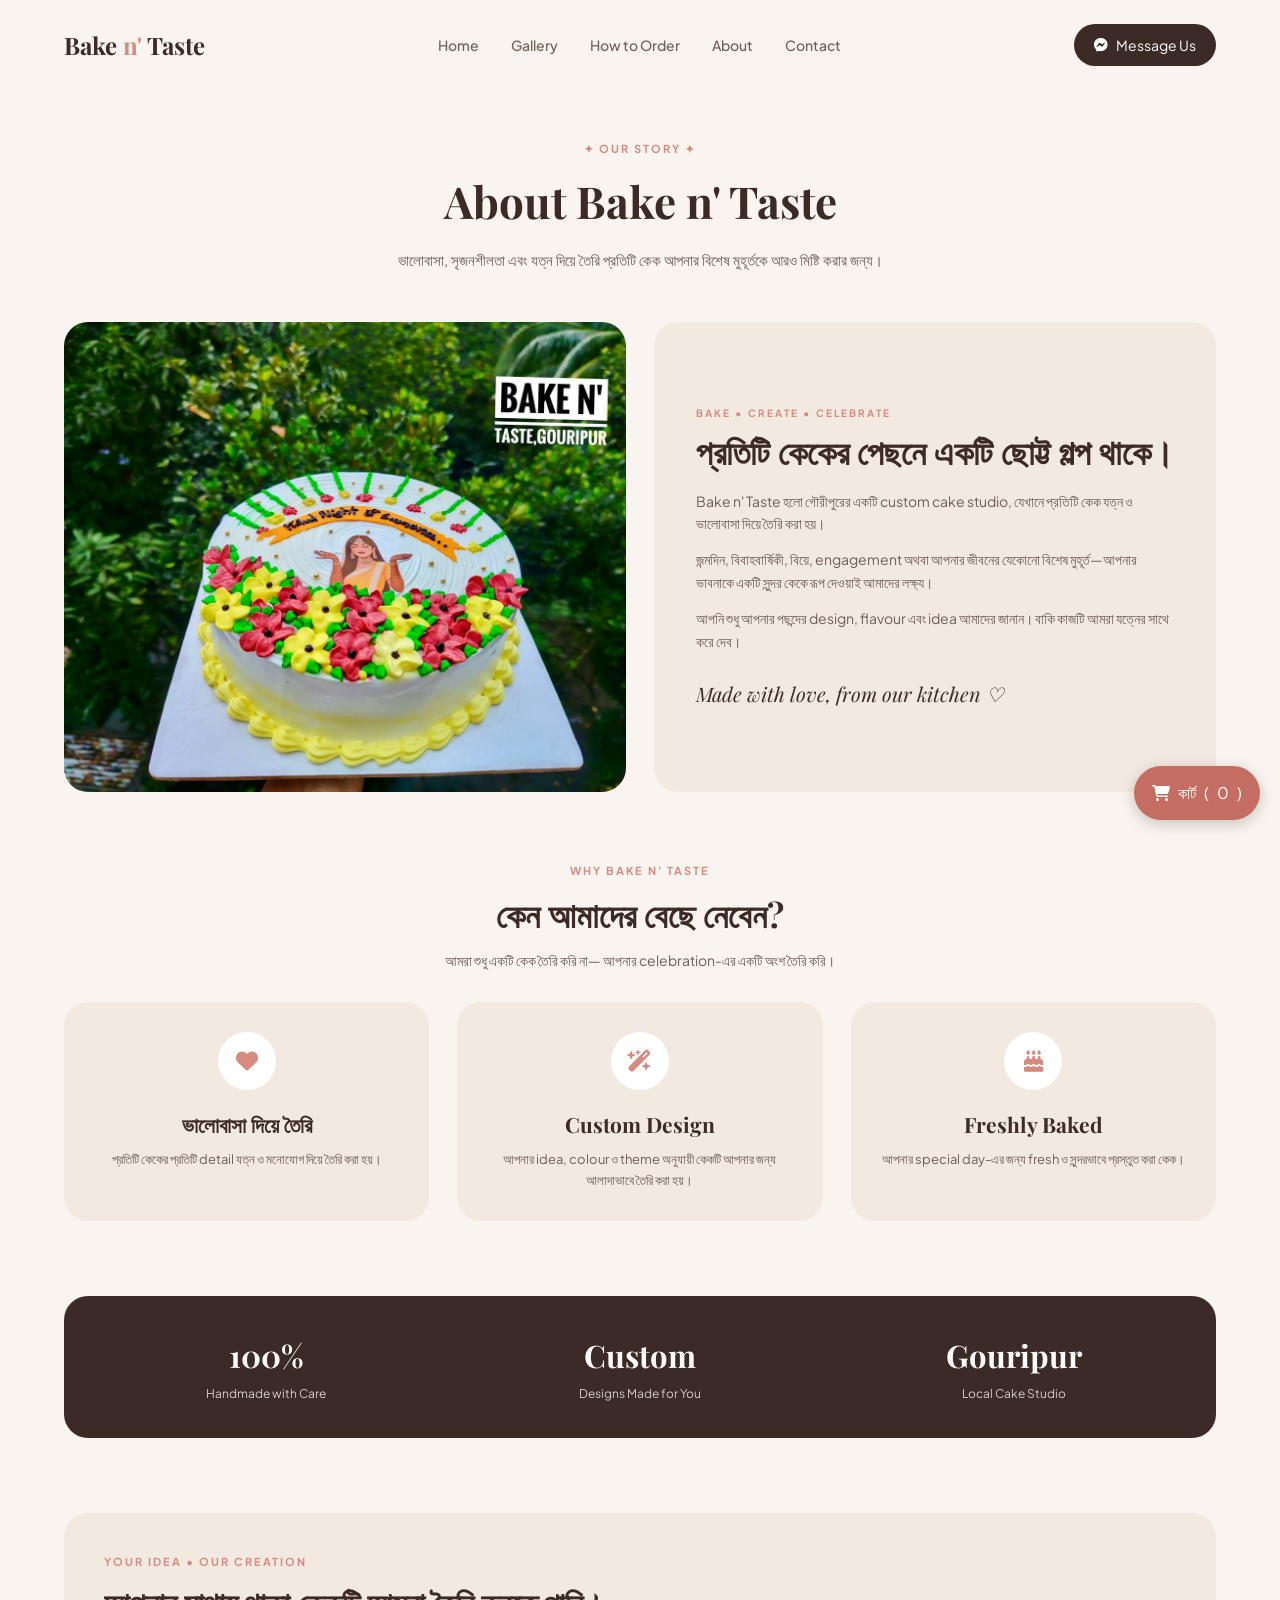
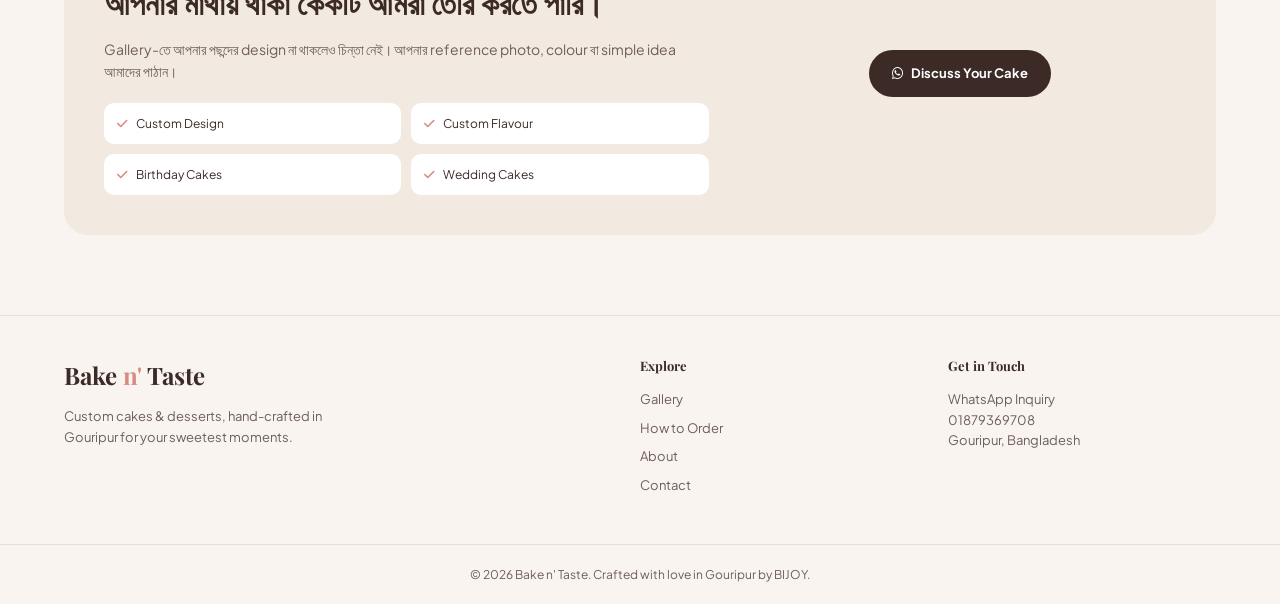
<file: About_us.html>
<!DOCTYPE html>
<html lang="en">
<head>
    <meta charset="UTF-8">
    <meta name="viewport" content="width=device-width, initial-scale=1.0">

    <title>About Us | Bake n' Taste</title>

    <!-- Google Fonts -->
    <link rel="preconnect" href="https://fonts.googleapis.com">
    <link rel="preconnect" href="https://fonts.gstatic.com" crossorigin>

    <link href="https://fonts.googleapis.com/css2?family=Playfair+Display:ital,wght@0,500;0,600;0,700;1,400&family=Plus+Jakarta+Sans:wght@400;500;600;700&display=swap" rel="stylesheet">

    <!-- Font Awesome -->
    <link rel="stylesheet"
          href="https://cdnjs.cloudflare.com/ajax/libs/font-awesome/6.4.0/css/all.min.css">

    <link rel="stylesheet" href="About_us_css.css">
</head>


<body>


<!-- =========================
     HEADER
========================= -->
    <header>
    <div class="container nav-container">
        <a href="index.html" class="logo">Bake <span>n'</span> Taste</a>
        
        <!-- Mobile Hamburger Toggle Button -->
        <button class="menu-toggle" id="mobileMenuBtn" aria-label="Toggle Navigation">
            <i class="fa-solid fa-bars"></i>
        </button>

        <ul class="nav-links" id="navLinks">
            <li><a href="index.html">Home</a></li>
            <li><a href="gallery.html">Gallery</a></li>
            <li><a href="Order_guide.html">How to Order</a></li>
            <li><a href="About_us.html">About</a></li>
            <li><a href="Contact.html">Contact</a></li>
        </ul>

   <a href="https://www.facebook.com/share/1DtUwRw7c8/" target="_blank" class="btn-header btn-messenger">
    <i class="fa-brands fa-facebook-messenger"></i> Message Us
</a>
    </div>
</header>



<!-- =========================
     PAGE HEADER
========================= -->

<section class="container page-header">

    <span class="section-tag">
        ✦ OUR STORY ✦
    </span>

    <h1>
        About Bake n' Taste
    </h1>

    <p>
        ভালোবাসা, সৃজনশীলতা এবং যত্ন দিয়ে তৈরি
        প্রতিটি কেক আপনার বিশেষ মুহূর্তকে আরও মিষ্টি করার জন্য।
    </p>

</section>



<!-- =========================
     STORY
========================= -->

<section class="story-section">

    <div class="container">

        <div class="story-grid">


            <!-- Image -->

            <div class="story-image">

                <img
                    src="picture/Haldi.jpeg"
                    alt="Bake n' Taste handcrafted cake">

            </div>


            <!-- Story -->

            <div class="story-content">

                <span class="small-label">
                    BAKE • CREATE • CELEBRATE
                </span>

                <h2>
                    প্রতিটি কেকের পেছনে
                    একটি ছোট্ট গল্প থাকে।
                </h2>

                <p>
                    Bake n' Taste হলো গৌরীপুরের একটি
                    custom cake studio, যেখানে প্রতিটি কেক
                    যত্ন ও ভালোবাসা দিয়ে তৈরি করা হয়।
                </p>

                <p>
                    জন্মদিন, বিবাহবার্ষিকী, বিয়ে,
                    engagement অথবা আপনার জীবনের
                    যেকোনো বিশেষ মুহূর্ত—আপনার ভাবনাকে
                    একটি সুন্দর কেকে রূপ দেওয়াই আমাদের লক্ষ্য।
                </p>

                <p>
                    আপনি শুধু আপনার পছন্দের design,
                    flavour এবং idea আমাদের জানান।
                    বাকি কাজটি আমরা যত্নের সাথে করে দেব।
                </p>

                <div class="story-signature">
                    Made with love, from our kitchen ♡
                </div>

            </div>

        </div>

    </div>

</section>



<!-- =========================
     VALUES
========================= -->

<section class="values-section">

    <div class="container">


        <div class="section-heading">

            <span class="section-tag">
                WHY BAKE N' TASTE
            </span>

            <h2>
                কেন আমাদের বেছে নেবেন?
            </h2>

            <p>
                আমরা শুধু একটি কেক তৈরি করি না—
                আপনার celebration-এর একটি অংশ তৈরি করি।
            </p>

        </div>


        <div class="values-grid">


            <!-- Card 1 -->

            <div class="value-card">

                <div class="value-icon">

                    <i class="fa-solid fa-heart"></i>

                </div>

                <h3>
                    ভালোবাসা দিয়ে তৈরি
                </h3>

                <p>
                    প্রতিটি কেকের প্রতিটি detail
                    যত্ন ও মনোযোগ দিয়ে তৈরি করা হয়।
                </p>

            </div>


            <!-- Card 2 -->

            <div class="value-card">

                <div class="value-icon">

                    <i class="fa-solid fa-wand-magic-sparkles"></i>

                </div>

                <h3>
                    Custom Design
                </h3>

                <p>
                    আপনার idea, colour ও theme অনুযায়ী
                    কেকটি আপনার জন্য আলাদাভাবে তৈরি করা হয়।
                </p>

            </div>


            <!-- Card 3 -->

            <div class="value-card">

                <div class="value-icon">

                    <i class="fa-solid fa-cake-candles"></i>

                </div>

                <h3>
                    Freshly Baked
                </h3>

                <p>
                    আপনার special day-এর জন্য
                    fresh ও সুন্দরভাবে প্রস্তুত করা কেক।
                </p>

            </div>


        </div>

    </div>

</section>



<!-- =========================
     HIGHLIGHTS
========================= -->

<section class="highlights-section">

    <div class="container">

        <div class="highlights-box">


            <div class="highlight">

                <h3>
                    100%
                </h3>

                <p>
                    Handmade with Care
                </p>

            </div>


            <div class="highlight">

                <h3>
                    Custom
                </h3>

                <p>
                    Designs Made for You
                </p>

            </div>


            <div class="highlight">

                <h3>
                    Gouripur
                </h3>

                <p>
                    Local Cake Studio
                </p>

            </div>


        </div>

    </div>

</section>



<!-- =========================
     CUSTOM CAKE
========================= -->

<section class="custom-section">

    <div class="container">

        <div class="custom-box">


            <div>

                <span class="section-tag">
                    YOUR IDEA • OUR CREATION
                </span>

                <h2>
                    আপনার মাথায় থাকা কেকটি
                    আমরা তৈরি করতে পারি।
                </h2>

                <p>
                    Gallery-তে আপনার পছন্দের design না থাকলেও
                    চিন্তা নেই। আপনার reference photo,
                    colour বা simple idea আমাদের পাঠান।
                </p>


                <div class="custom-list">

                    <div>
                        <i class="fa-solid fa-check"></i>
                        Custom Design
                    </div>

                    <div>
                        <i class="fa-solid fa-check"></i>
                        Custom Flavour
                    </div>

                    <div>
                        <i class="fa-solid fa-check"></i>
                        Birthday Cakes
                    </div>

                    <div>
                        <i class="fa-solid fa-check"></i>
                        Wedding Cakes
                    </div>

                </div>

            </div>


            <div class="custom-action">

                <a
                    href="https://wa.me/8801879369708?text=Hi!%20I%20want%20a%20custom%20cake."
                    target="_blank"
                    class="custom-button">

                    <i class="fa-brands fa-whatsapp"></i>

                    Discuss Your Cake

                </a>

            </div>

        </div>

    </div>

</section>


    <!-- Footer -->
    <footer>
        <div class="container footer-grid">
            <div>
                <a href="#" class="logo">Bake <span>n'</span> Taste</a>
                <p style="margin-top: 12px; max-width: 300px;">Custom cakes & desserts, hand-crafted in Gouripur for your sweetest moments.</p>
            </div>
            <div>
                <h4 style="color: var(--primary-dark); margin-bottom: 12px;">Explore</h4>
                 <ul class="footer-links">
                    <li><a href="gallery.html">Gallery</a></li>
                    <li><a href="Order_guide.html">How to Order</a></li>
                    <li><a href="about_us.html">About</a></li>
                    <li><a href="contact.html">Contact</a></li>
                </ul>
            </div>
            <div>
                <h4 style="color: var(--primary-dark); margin-bottom: 12px;">Get in Touch</h4>
                <p>WhatsApp Inquiry</p>
                <p>01879369708</p>
                <p>Gouripur, Bangladesh</p>
            </div>
        </div>
        <div class="footer-bottom">
            <p>© 2026 Bake n' Taste. Crafted with love in Gouripur by BIJOY.</p>
        </div>
    </footer>

    <!-- Floating Cart Button -->
<div id="cartIcon" onclick="toggleCart()" style="position: fixed; bottom: 80px; right: 20px; background: #c46d62; color: #fff; padding: 14px 18px; border-radius: 50px; cursor: pointer; box-shadow: 0 4px 15px rgba(0,0,0,0.2); z-index: 1000; display: flex; align-items: center; gap: 8px;">
    <i class="fa-solid fa-cart-shopping"></i>
    <span>কার্ট</span> (<span id="cartCount">0</span>)
</div>

<!-- Cart Modal Drawer -->
<div id="cartModal" style="display: none; position: fixed; top: 0; right: 0; width: 320px; height: 100%; background: #fff; box-shadow: -5px 0 25px rgba(0,0,0,0.15); z-index: 1001; padding: 20px; box-sizing: border-box; flex-direction: column; justify-content: space-between;">
    <div>
        <div style="display: flex; justify-content: space-between; align-items: center; border-bottom: 1px solid #efe4da; padding-bottom: 10px;">
            <h3 style="margin: 0; color: #3a2e2b;">আপনার কার্ট</h3>
            <span onclick="toggleCart()" style="cursor: pointer; font-size: 20px;">✕</span>
        </div>
        <div id="cartItems" style="margin-top: 15px; max-height: 60vh; overflow-y: auto;">
            <p style="color: #888; font-size: 14px;">আপনার কার্ট খালি।</p>
        </div>
    </div>
    <div style="border-top: 1px solid #efe4da; padding-top: 15px;">
        <h4 style="display: flex; justify-content: space-between; margin: 0 0 15px 0; color: #3a2e2b;">
            <span>মোট মূল্য:</span> ৳ <span id="cartTotal">0</span>
        </h4>
     <button onclick="sendMessengerOrder()" class="btn btn-accent" style="width: 100%; padding: 12px; background: #0084ff; border: none; color: white; border-radius: 8px; font-weight: bold; cursor: pointer;">
    <i class="fa-brands fa-facebook-messenger"></i> Messenger-এ অর্ডার পাঠান
</button>
    </div>
</div>

    <!-- External JavaScript File -->
   <script src="script_2.js?v=5.0"></script>
</body>
</html>
</file>
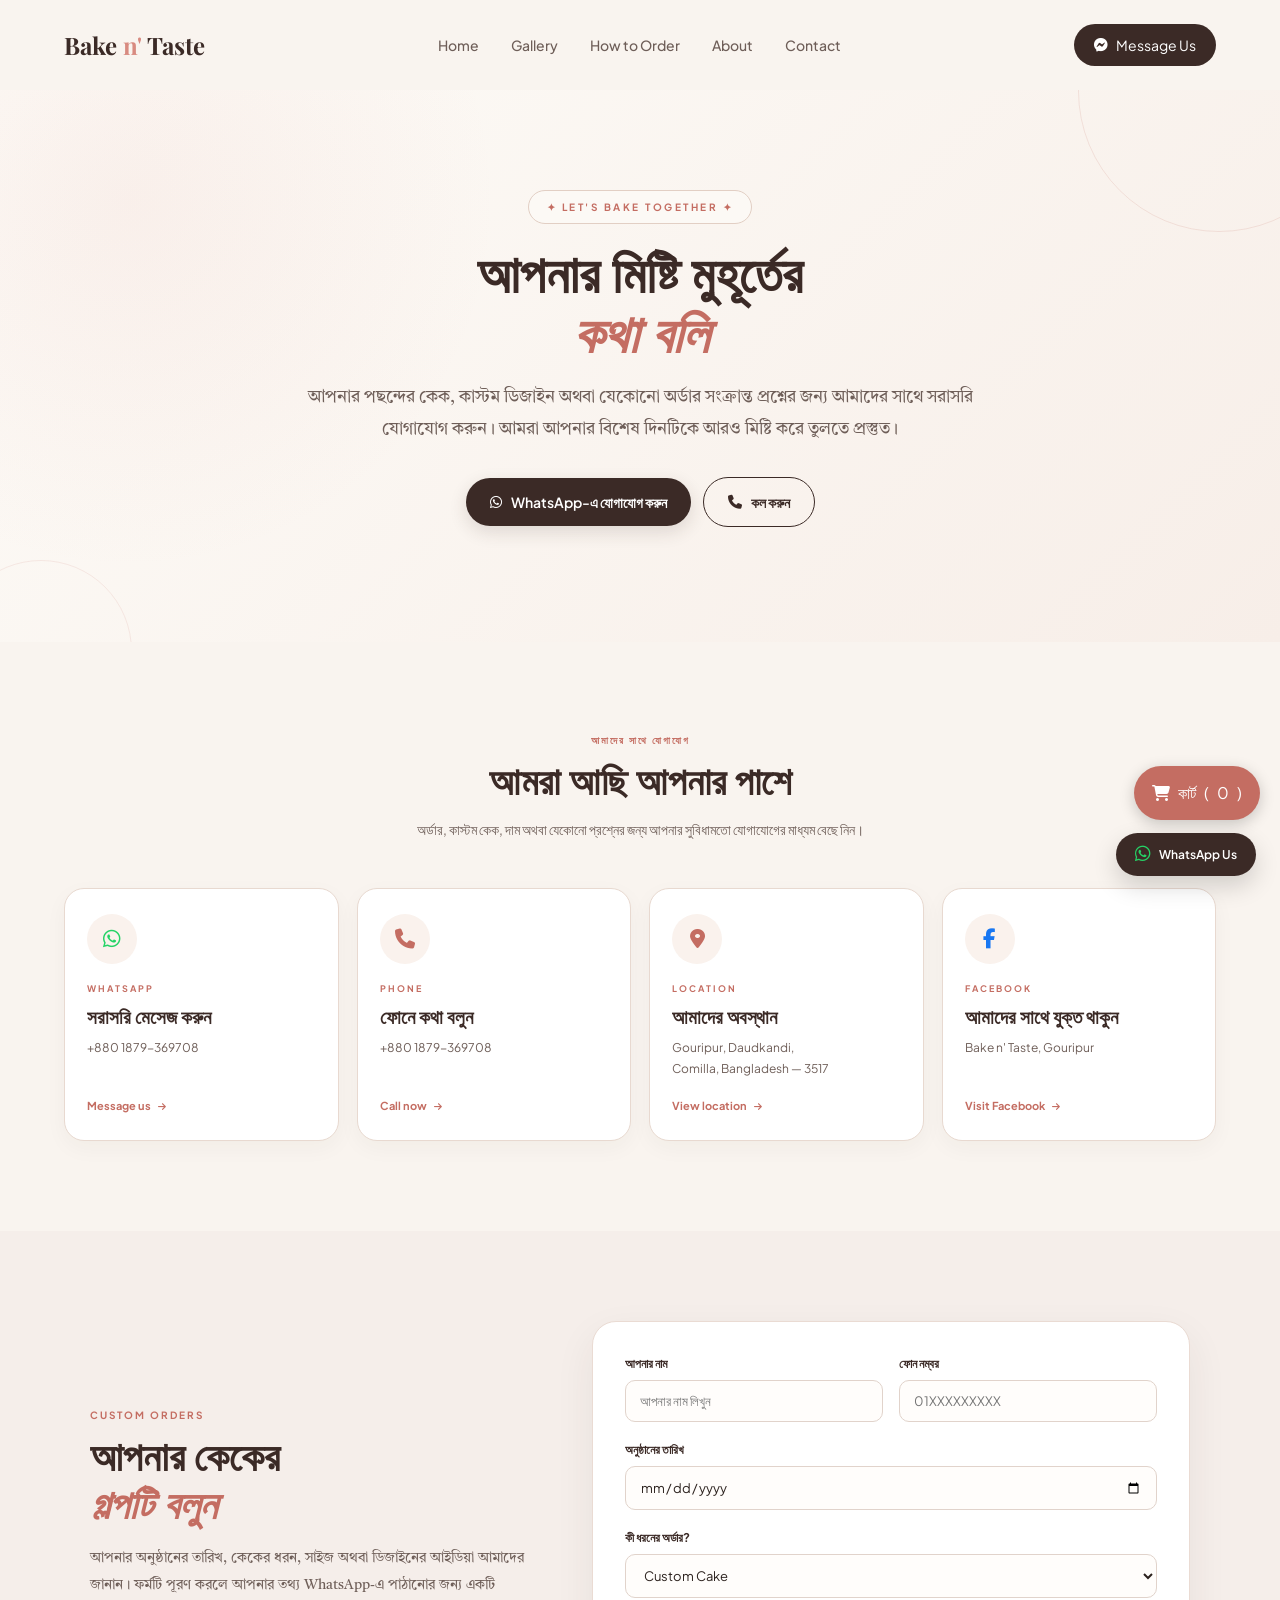
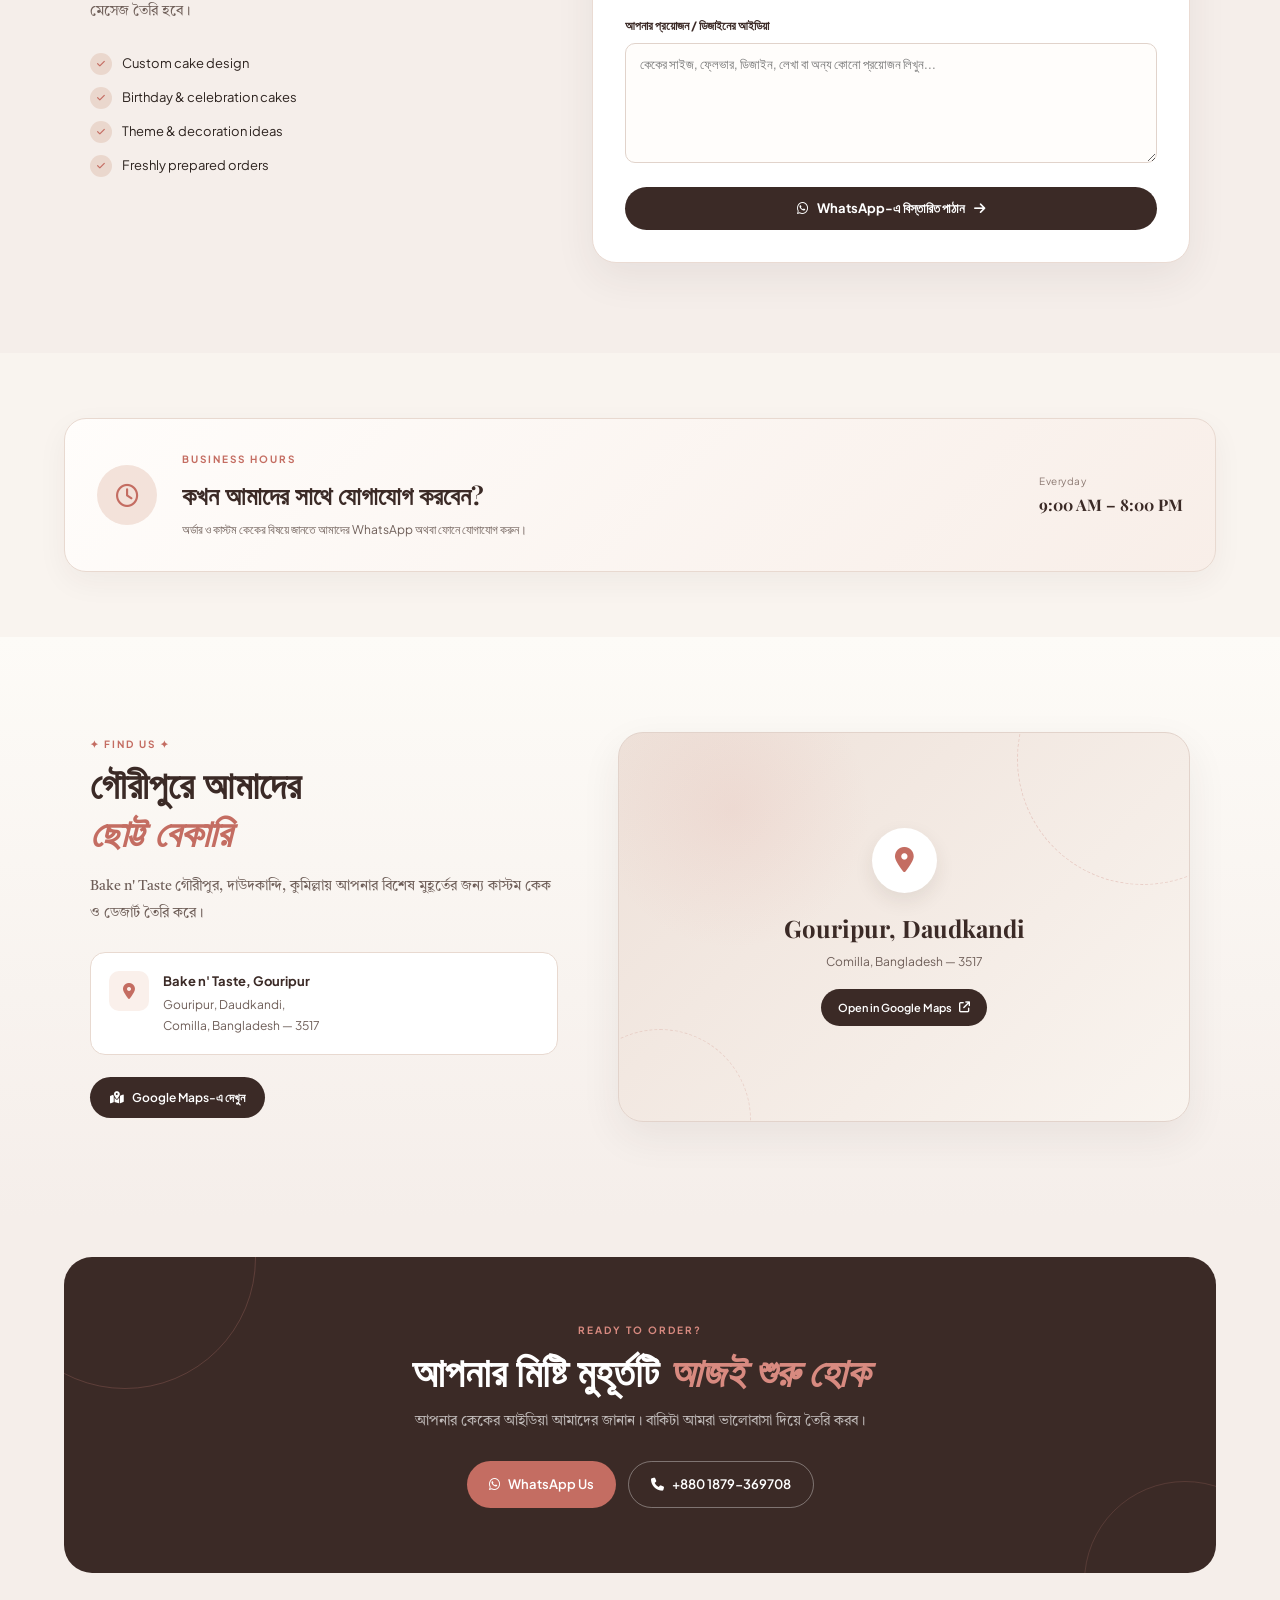
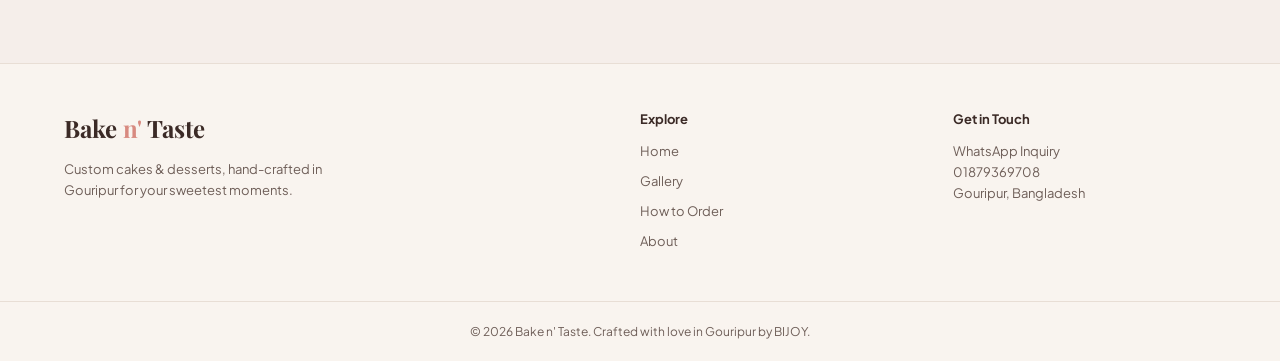
<file: Contact.html>
<!DOCTYPE html>
<html lang="bn">
<head>
    <meta charset="UTF-8">
    <meta name="viewport" content="width=device-width, initial-scale=1.0">

    <title>Contact Us | Bake n' Taste — Gouripur</title>

    <!-- Google Fonts -->
    <link rel="preconnect" href="https://fonts.googleapis.com">
    <link rel="preconnect" href="https://fonts.gstatic.com" crossorigin>

    <link href="https://fonts.googleapis.com/css2?family=Playfair+Display:ital,wght@0,500;0,600;0,700;1,400&family=Plus+Jakarta+Sans:wght@400;500;600;700&family=Tiro+Bangla:ital@0;1&display=swap"
          rel="stylesheet">

    <!-- Font Awesome -->
    <link rel="stylesheet"
          href="https://cdnjs.cloudflare.com/ajax/libs/font-awesome/6.4.0/css/all.min.css">

    <!-- Contact Page CSS -->
    <link rel="stylesheet" href="Contact_css.css">
</head>

<body>

<!-- =========================================================
     HEADER
========================================================= -->

    <header>
    <div class="container nav-container">
        <a href="index.html" class="logo">Bake <span>n'</span> Taste</a>
        
        <!-- Mobile Hamburger Toggle Button -->
        <button class="menu-toggle" id="mobileMenuBtn" aria-label="Toggle Navigation">
            <i class="fa-solid fa-bars"></i>
        </button>

        <ul class="nav-links" id="navLinks">
            <li><a href="index.html">Home</a></li>
            <li><a href="gallery.html">Gallery</a></li>
            <li><a href="Order_guide.html">How to Order</a></li>
            <li><a href="About_us.html">About</a></li>
            <li><a href="Contact.html">Contact</a></li>
        </ul>

   <a href="https://www.facebook.com/share/1DtUwRw7c8/" target="_blank" class="btn-header btn-messenger">
    <i class="fa-brands fa-facebook-messenger"></i> Message Us
</a>
    </div>
</header>


<!-- =========================================================
     PAGE HERO
========================================================= -->

<section class="contact-hero">

    <div class="container contact-hero-inner">

        <span class="contact-tag">
            ✦ LET'S BAKE TOGETHER ✦
        </span>

        <h1>
            আপনার মিষ্টি মুহূর্তের
            <span>কথা বলি</span>
        </h1>

        <p>
            আপনার পছন্দের কেক, কাস্টম ডিজাইন অথবা যেকোনো
            অর্ডার সংক্রান্ত প্রশ্নের জন্য আমাদের সাথে সরাসরি
            যোগাযোগ করুন। আমরা আপনার বিশেষ দিনটিকে আরও
            মিষ্টি করে তুলতে প্রস্তুত।
        </p>

        <div class="hero-contact-actions">

            <a href="https://wa.me/8801879369708?text=Hi!%20I%20would%20like%20to%20order%20a%20cake."
               target="_blank"
               rel="noopener noreferrer"
               class="contact-primary-btn">

                <i class="fa-brands fa-whatsapp"></i>
                WhatsApp-এ যোগাযোগ করুন

            </a>

            <a href="tel:+8801879369708"
               class="contact-secondary-btn">

                <i class="fa-solid fa-phone"></i>
                কল করুন

            </a>

        </div>

    </div>

</section>


<!-- =========================================================
     CONTACT INFORMATION
========================================================= -->

<section class="contact-main">

    <div class="container">

        <div class="section-header">

            <span class="section-tag">
                আমাদের সাথে যোগাযোগ
            </span>

            <h2 class="section-title">
                আমরা আছি আপনার পাশে
            </h2>

            <p class="section-desc">
                অর্ডার, কাস্টম কেক, দাম অথবা যেকোনো প্রশ্নের
                জন্য আপনার সুবিধামতো যোগাযোগের মাধ্যম বেছে নিন।
            </p>

        </div>


        <div class="contact-info-grid">


            <!-- WhatsApp -->

            <a href="https://wa.me/8801879369708?text=Hi!%20I%20have%20an%20inquiry%20for%20Bake%20n'%20Taste."
               target="_blank"
               rel="noopener noreferrer"
               class="contact-card">

                <div class="contact-icon whatsapp-icon">
                    <i class="fa-brands fa-whatsapp"></i>
                </div>

                <span class="contact-card-label">
                    WhatsApp
                </span>

                <h3>
                    সরাসরি মেসেজ করুন
                </h3>

                <p>
                    +880 1879-369708
                </p>

                <span class="contact-card-link">
                    Message us
                    <i class="fa-solid fa-arrow-right"></i>
                </span>

            </a>


            <!-- Phone -->

            <a href="tel:+8801879369708"
               class="contact-card">

                <div class="contact-icon phone-icon">
                    <i class="fa-solid fa-phone"></i>
                </div>

                <span class="contact-card-label">
                    Phone
                </span>

                <h3>
                    ফোনে কথা বলুন
                </h3>

                <p>
                    +880 1879-369708
                </p>

                <span class="contact-card-link">
                    Call now
                    <i class="fa-solid fa-arrow-right"></i>
                </span>

            </a>


            <!-- Location -->

            <a href="https://www.google.com/maps/search/?api=1&query=Gouripur%2CDaudkandi%2C%20Comilla%2CBangladesh%203517"
               target="_blank"
               rel="noopener noreferrer"
               class="contact-card">

                <div class="contact-icon location-icon">
                    <i class="fa-solid fa-location-dot"></i>
                </div>

                <span class="contact-card-label">
                    Location
                </span>

                <h3>
                    আমাদের অবস্থান
                </h3>

                <p>
                    Gouripur, Daudkandi,<br>
                    Comilla, Bangladesh — 3517
                </p>

                <span class="contact-card-link">
                    View location
                    <i class="fa-solid fa-arrow-right"></i>
                </span>

            </a>


            <!-- Facebook -->

            <a href="https://www.facebook.com/profile.php?id=61581385205934"
               target="_blank"
               rel="noopener noreferrer"
               class="contact-card">

                <div class="contact-icon facebook-icon">
                    <i class="fa-brands fa-facebook-f"></i>
                </div>

                <span class="contact-card-label">
                    Facebook
                </span>

                <h3>
                    আমাদের সাথে যুক্ত থাকুন
                </h3>

                <p>
                    Bake n' Taste, Gouripur
                </p>

                <span class="contact-card-link">
                    Visit Facebook
                    <i class="fa-solid fa-arrow-right"></i>
                </span>

            </a>

        </div>

    </div>

</section>


<!-- =========================================================
     CONTACT / WHATSAPP FORM
========================================================= -->

<section class="message-section">

    <div class="container">

        <div class="message-wrapper">


            <!-- Left -->

            <div class="message-intro">

                <span class="section-tag">
                    CUSTOM ORDERS
                </span>

                <h2>
                    আপনার কেকের
                    <span>গল্পটি বলুন</span>
                </h2>

                <p>
                    আপনার অনুষ্ঠানের তারিখ, কেকের ধরন,
                    সাইজ অথবা ডিজাইনের আইডিয়া আমাদের জানান।
                    ফর্মটি পূরণ করলে আপনার তথ্য WhatsApp-এ
                    পাঠানোর জন্য একটি মেসেজ তৈরি হবে।
                </p>


                <div class="message-points">

                    <div>
                        <i class="fa-solid fa-check"></i>
                        <span>Custom cake design</span>
                    </div>

                    <div>
                        <i class="fa-solid fa-check"></i>
                        <span>Birthday & celebration cakes</span>
                    </div>

                    <div>
                        <i class="fa-solid fa-check"></i>
                        <span>Theme & decoration ideas</span>
                    </div>

                    <div>
                        <i class="fa-solid fa-check"></i>
                        <span>Freshly prepared orders</span>
                    </div>

                </div>

            </div>


            <!-- Form -->

            <div class="contact-form-card">

                <form id="contactForm">

                    <div class="form-row">

                        <div class="form-group">

                            <label for="name">
                                আপনার নাম
                            </label>

                            <input
                                type="text"
                                id="name"
                                placeholder="আপনার নাম লিখুন"
                                required>

                        </div>


                        <div class="form-group">

                            <label for="phone">
                                ফোন নম্বর
                            </label>

                            <input
                                type="tel"
                                id="phone"
                                placeholder="01XXXXXXXXX"
                                required>

                        </div>

                    </div>


                    <div class="form-group">

                        <label for="date">
                            অনুষ্ঠানের তারিখ
                        </label>

                        <input
                            type="date"
                            id="date"
                            required>

                    </div>


                    <div class="form-group">

                        <label for="type">
                            কী ধরনের অর্ডার?
                        </label>

                        <select id="type">

                            <option value="Custom Cake">
                                Custom Cake
                            </option>

                            <option value="Birthday Cake">
                                Birthday Cake
                            </option>

                            <option value="Wedding / Event Cake">
                                Wedding / Event Cake
                            </option>

                            <option value="Dessert">
                                Dessert
                            </option>

                            <option value="Other">
                                Other
                            </option>

                        </select>

                    </div>


                    <div class="form-group">

                        <label for="message">
                            আপনার প্রয়োজন / ডিজাইনের আইডিয়া
                        </label>

                        <textarea
                            id="message"
                            rows="5"
                            placeholder="কেকের সাইজ, ফ্লেভার, ডিজাইন, লেখা বা অন্য কোনো প্রয়োজন লিখুন..."
                            required></textarea>

                    </div>


                    <button type="submit"
                            class="form-submit">

                        <i class="fa-brands fa-whatsapp"></i>

                        WhatsApp-এ বিস্তারিত পাঠান

                        <i class="fa-solid fa-arrow-right"></i>

                    </button>

                </form>

            </div>

        </div>

    </div>

</section>


<!-- =========================================================
     BUSINESS HOURS
========================================================= -->

<section class="hours-section">

    <div class="container">

        <div class="hours-card">

            <div class="hours-icon">
                <i class="fa-regular fa-clock"></i>
            </div>

            <div class="hours-content">

                <span class="section-tag">
                    BUSINESS HOURS
                </span>

                <h2>
                    কখন আমাদের সাথে যোগাযোগ করবেন?
                </h2>

                <p>
                    অর্ডার ও কাস্টম কেকের বিষয়ে জানতে
                    আমাদের WhatsApp অথবা ফোনে যোগাযোগ করুন।
                </p>

            </div>

            <div class="hours-time">

                <div>
                    <span>Everyday </span>
                    <strong>9:00 AM – 8:00 PM</strong>
                </div>

                

            </div>

        </div>

    </div>

</section>


<!-- =========================================================
     LOCATION
========================================================= -->

<section class="location-section">

    <div class="container">

        <div class="location-grid">


            <div class="location-content">

                <span class="section-tag">
                    ✦ FIND US ✦
                </span>

                <h2>
                    গৌরীপুরে আমাদের
                    <span>ছোট্ট বেকারি</span>
                </h2>

                <p>
                    Bake n' Taste গৌরীপুর, দাউদকান্দি,
                    কুমিল্লায় আপনার বিশেষ মুহূর্তের জন্য
                    কাস্টম কেক ও ডেজার্ট তৈরি করে।
                </p>


                <div class="address-box">

                    <div class="address-icon">
                        <i class="fa-solid fa-location-dot"></i>
                    </div>

                    <div>
                        <strong>
                            Bake n' Taste, Gouripur
                        </strong>

                        <p>
                            Gouripur, Daudkandi,<br>
                            Comilla, Bangladesh — 3517
                        </p>
                    </div>

                </div>


                <a href="https://www.google.com/maps/search/?api=1&query=Gouripur%2CDaudkandi%2C%20Comilla%2CBangladesh%203517"
                   target="_blank"
                   rel="noopener noreferrer"
                   class="map-button">

                    <i class="fa-solid fa-map-location-dot"></i>
                    Google Maps-এ দেখুন

                </a>

            </div>


            <div class="map-card">

                <div class="map-placeholder">

                    <i class="fa-solid fa-location-dot"></i>

                    <h3>
                        Gouripur, Daudkandi
                    </h3>

                    <p>
                        Comilla, Bangladesh — 3517
                    </p>

                    <a href="https://www.google.com/maps/search/?api=1&query=Gouripur%2CDaudkandi%2C%20Comilla%2CBangladesh%203517"
                       target="_blank"
                       rel="noopener noreferrer">

                        Open in Google Maps
                        <i class="fa-solid fa-arrow-up-right-from-square"></i>

                    </a>

                </div>

            </div>

        </div>

    </div>

</section>


<!-- =========================================================
     FINAL CTA
========================================================= -->

<section class="final-contact-section">

    <div class="container">

        <div class="final-contact-card">

            <span class="section-tag">
                READY TO ORDER?
            </span>

            <h2>
                আপনার মিষ্টি মুহূর্তটি
                <span>আজই শুরু হোক</span>
            </h2>

            <p>
                আপনার কেকের আইডিয়া আমাদের জানান।
                বাকিটা আমরা ভালোবাসা দিয়ে তৈরি করব।
            </p>

            <div class="final-buttons">

                <a href="https://wa.me/8801879369708?text=Hi!%20I%20would%20like%20to%20order%20a%20cake."
                   target="_blank"
                   rel="noopener noreferrer"
                   class="final-whatsapp">

                    <i class="fa-brands fa-whatsapp"></i>
                    WhatsApp Us

                </a>

                <a href="tel:+8801879369708"
                   class="final-call">

                    <i class="fa-solid fa-phone"></i>
                    +880 1879-369708

                </a>

            </div>

        </div>

    </div>

</section>


    <!-- Footer -->
    <footer>
        <div class="container footer-grid">
            <div>
                <a href="#" class="logo">Bake <span>n'</span> Taste</a>
                <p style="margin-top: 12px; max-width: 300px;">Custom cakes & desserts, hand-crafted in Gouripur for your sweetest moments.</p>
            </div>
            <div>
                <h4 style="color: var(--primary-dark); margin-bottom: 12px;">Explore</h4>
              <ul class="footer-links">
                    <li><a href="index.html">Home</a></li>
                    <li><a href="gallery.html">Gallery</a></li>
                    <li><a href="Order_guide.html">How to Order</a></li>
                    <li><a href="about_us.html">About</a></li>
                   
                </ul>
            </div>
            <div>
                <h4 style="color: var(--primary-dark); margin-bottom: 12px;">Get in Touch</h4>
                <p>WhatsApp Inquiry</p>
                <p>01879369708</p>
                <p>Gouripur, Bangladesh</p>
            </div>
        </div>
        <div class="footer-bottom">
            <p>© 2026 Bake n' Taste. Crafted with love in Gouripur by BIJOY.</p>
        </div>
    </footer>


<!-- =========================================================
     FLOATING WHATSAPP
========================================================= -->

<a href="https://wa.me/8801879369708?text=Hi!%20I%20have%20an%20inquiry%20for%20Bake%20n'%20Taste."
   target="_blank"
   rel="noopener noreferrer"
   class="floating-whatsapp">

    <i class="fa-brands fa-whatsapp"></i>

    <span>
        WhatsApp Us
    </span>

</a>


<!-- =========================================================
     JAVASCRIPT
========================================================= -->

<script>

   

    /* Contact Form → WhatsApp */

    document.getElementById("contactForm")
        .addEventListener("submit", function(event) {

            event.preventDefault();

            const name =
                document.getElementById("name").value.trim();

            const phone =
                document.getElementById("phone").value.trim();

            const date =
                document.getElementById("date").value;

            const type =
                document.getElementById("type").value;

            const message =
                document.getElementById("message").value.trim();


            const whatsappMessage =
`Hello Bake n' Taste!

I would like to make an inquiry.

Name: ${name}
Phone: ${phone}
Event Date: ${date}
Order Type: ${type}

Details:
${message}

Thank you!`;


            const whatsappURL =
                "https://wa.me/8801879369708?text="
                + encodeURIComponent(whatsappMessage);


            window.open(
                whatsappURL,
                "_blank"
            );

        });

</script>

    <!-- Floating Cart Button -->
<div id="cartIcon" onclick="toggleCart()" style="position: fixed; bottom: 80px; right: 20px; background: #c46d62; color: #fff; padding: 14px 18px; border-radius: 50px; cursor: pointer; box-shadow: 0 4px 15px rgba(0,0,0,0.2); z-index: 1000; display: flex; align-items: center; gap: 8px;">
    <i class="fa-solid fa-cart-shopping"></i>
    <span>কার্ট</span> (<span id="cartCount">0</span>)
</div>

<!-- Cart Modal Drawer -->
<div id="cartModal" style="display: none; position: fixed; top: 0; right: 0; width: 320px; height: 100%; background: #fff; box-shadow: -5px 0 25px rgba(0,0,0,0.15); z-index: 1001; padding: 20px; box-sizing: border-box; flex-direction: column; justify-content: space-between;">
    <div>
        <div style="display: flex; justify-content: space-between; align-items: center; border-bottom: 1px solid #efe4da; padding-bottom: 10px;">
            <h3 style="margin: 0; color: #3a2e2b;">আপনার কার্ট</h3>
            <span onclick="toggleCart()" style="cursor: pointer; font-size: 20px;">✕</span>
        </div>
        <div id="cartItems" style="margin-top: 15px; max-height: 60vh; overflow-y: auto;">
            <p style="color: #888; font-size: 14px;">আপনার কার্ট খালি।</p>
        </div>
    </div>
    <div style="border-top: 1px solid #efe4da; padding-top: 15px;">
        <h4 style="display: flex; justify-content: space-between; margin: 0 0 15px 0; color: #3a2e2b;">
            <span>মোট মূল্য:</span> ৳ <span id="cartTotal">0</span>
        </h4>
     <button onclick="sendMessengerOrder()" class="btn btn-accent" style="width: 100%; padding: 12px; background: #0084ff; border: none; color: white; border-radius: 8px; font-weight: bold; cursor: pointer;">
    <i class="fa-brands fa-facebook-messenger"></i> Messenger-এ অর্ডার পাঠান
</button>
    </div>
</div>
<script src="script_2.js?v=5.0"></script>
</body>
</html>
</file>
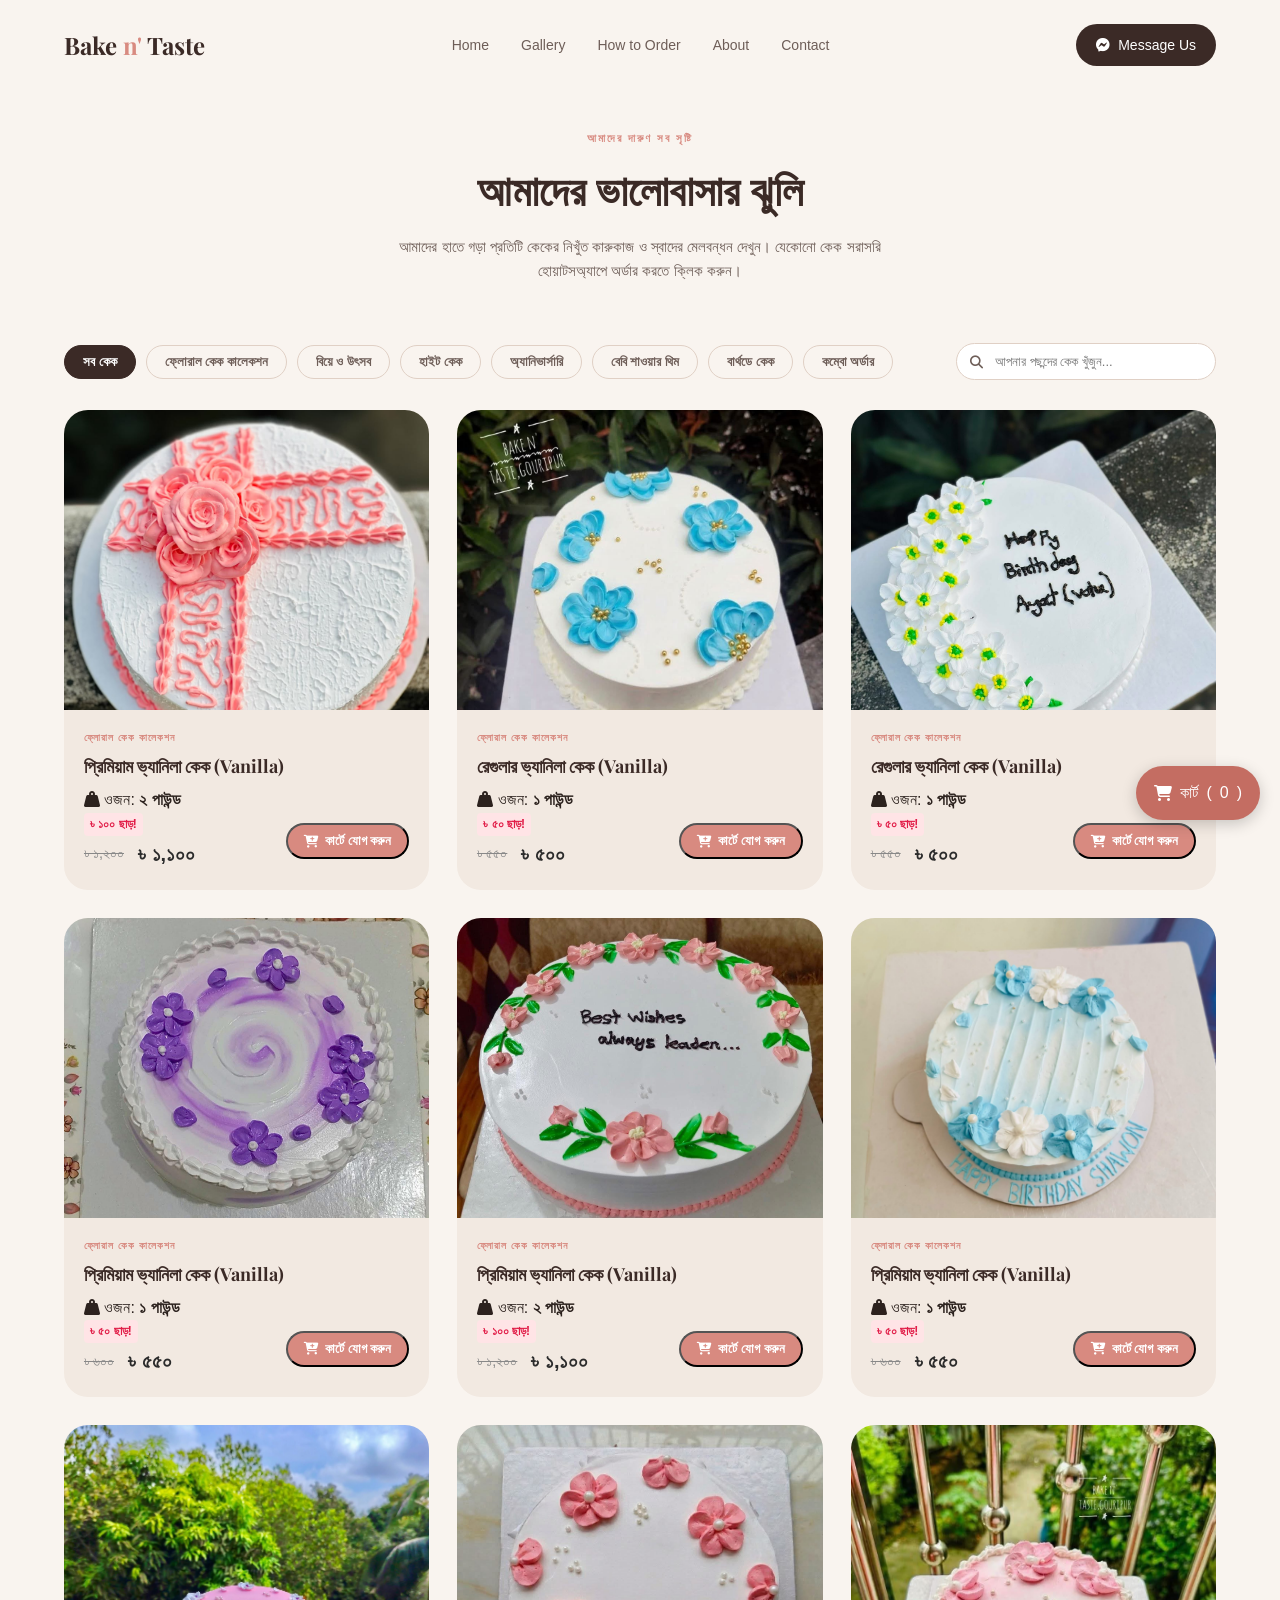
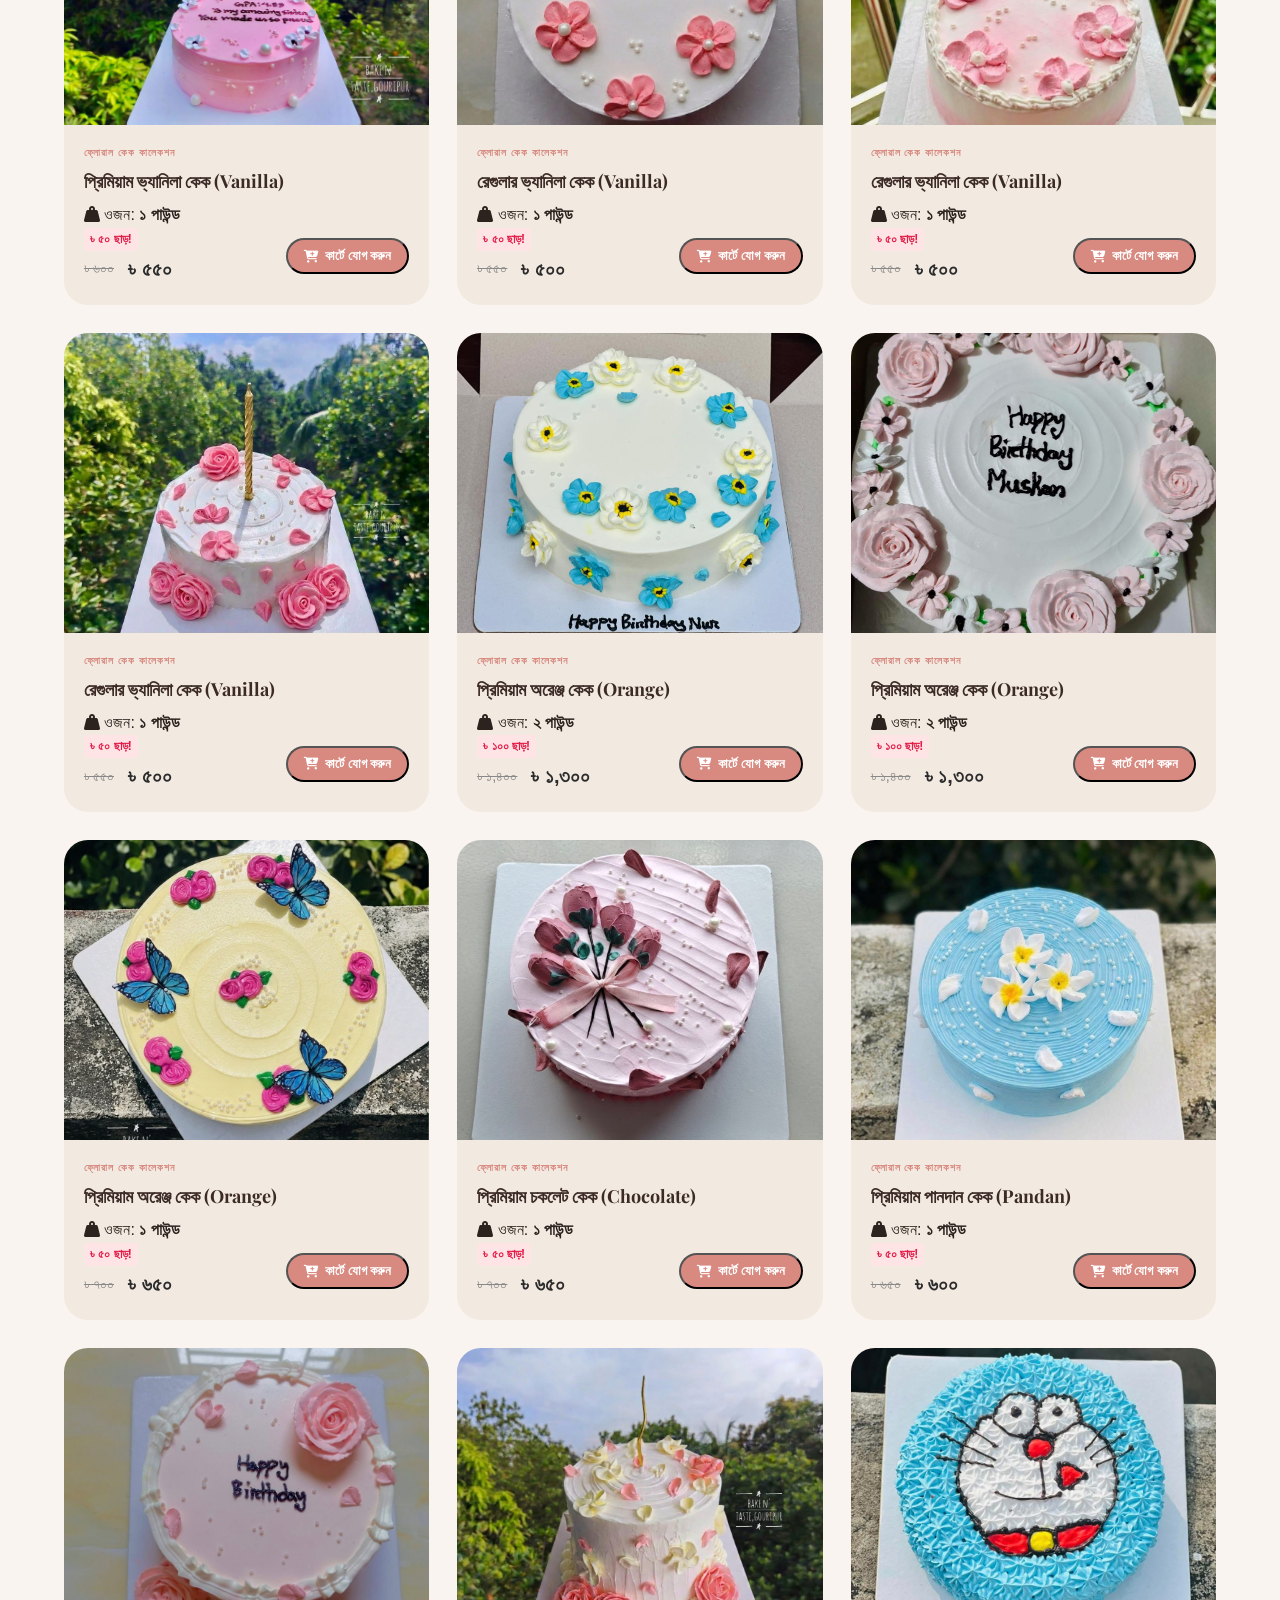
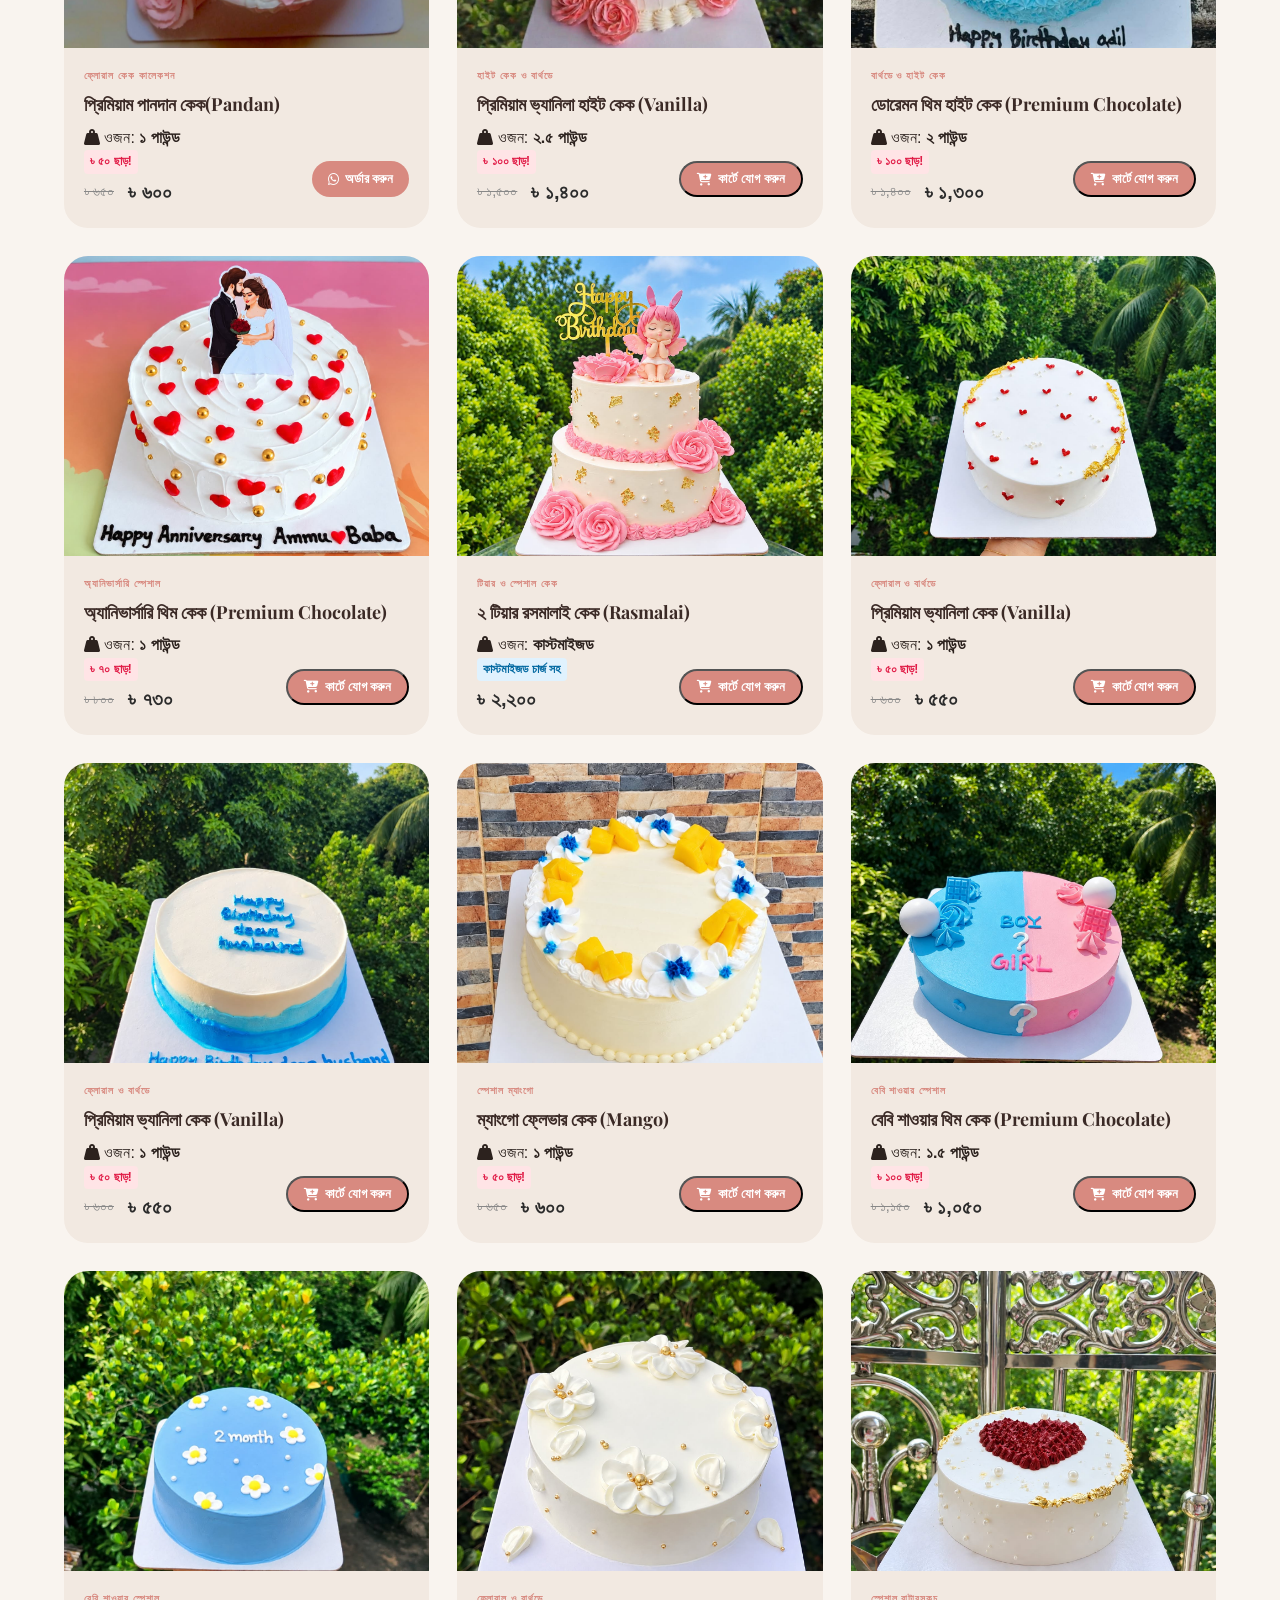
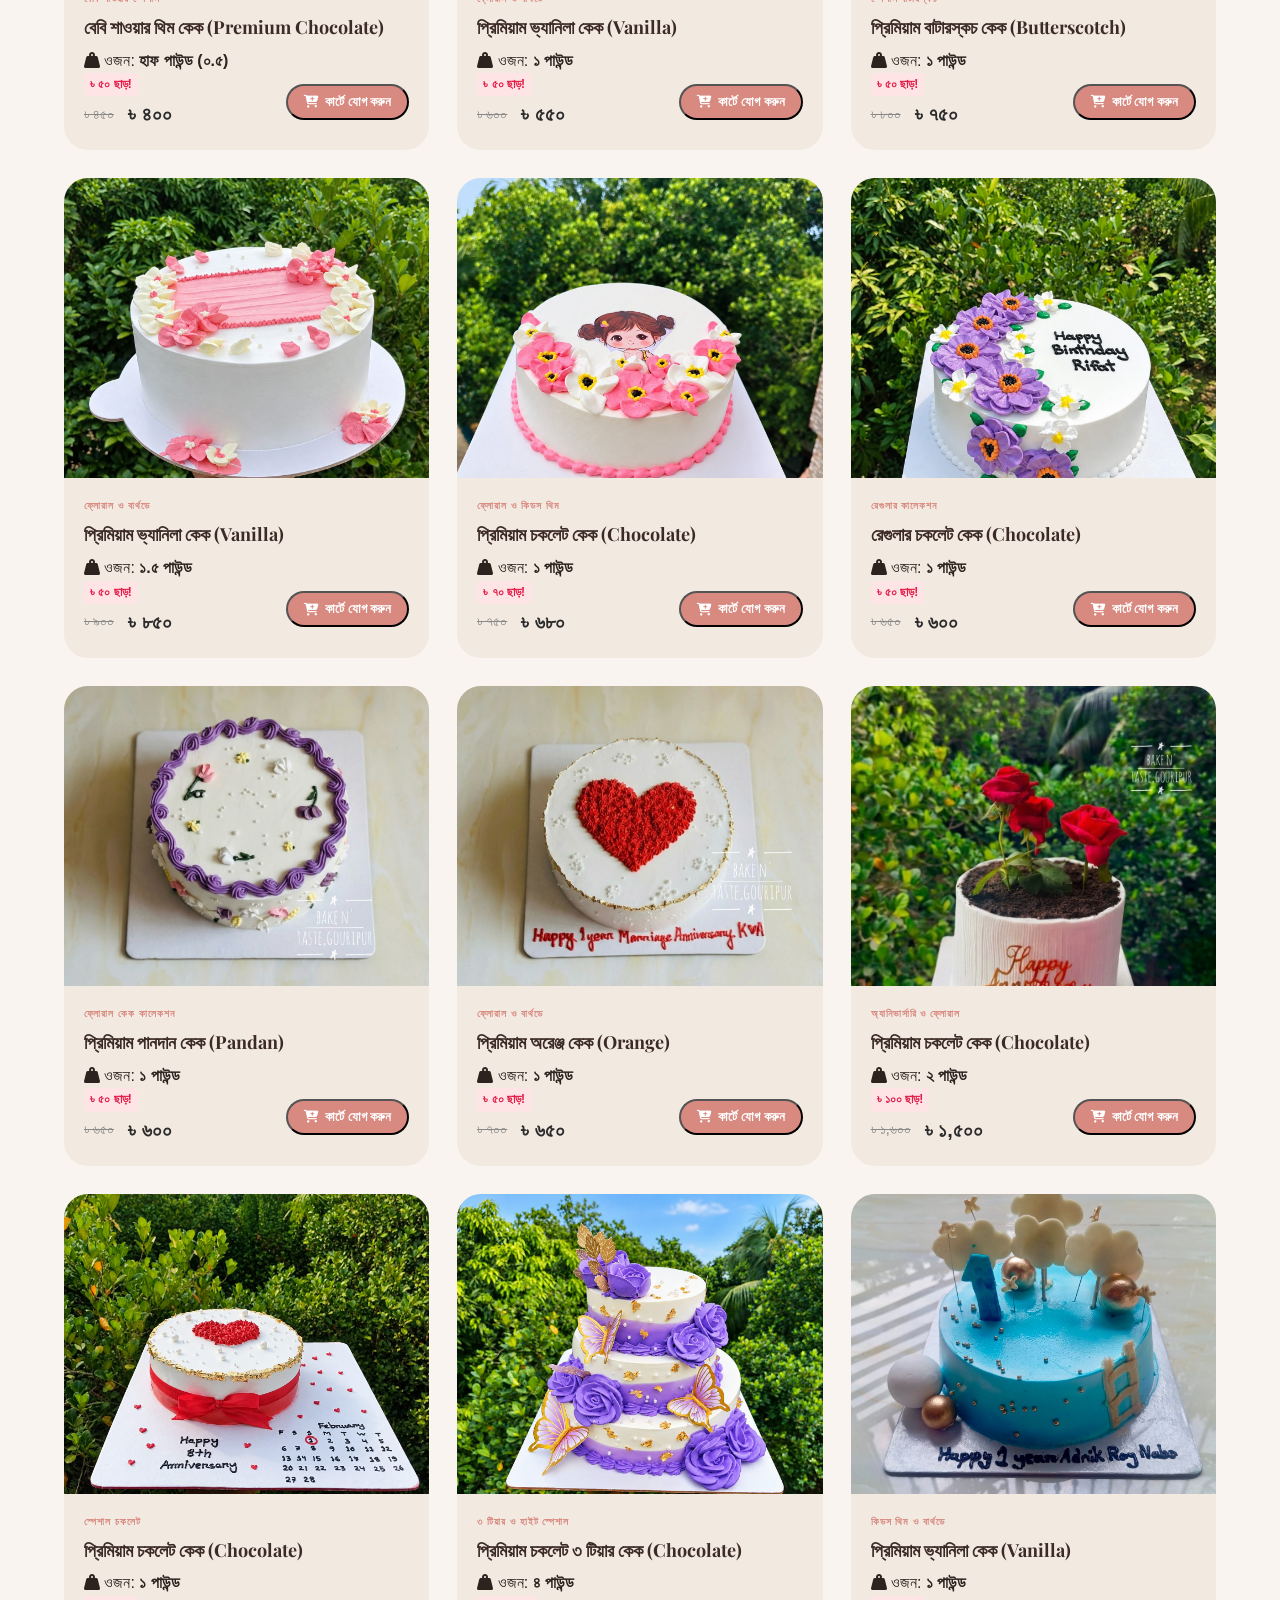
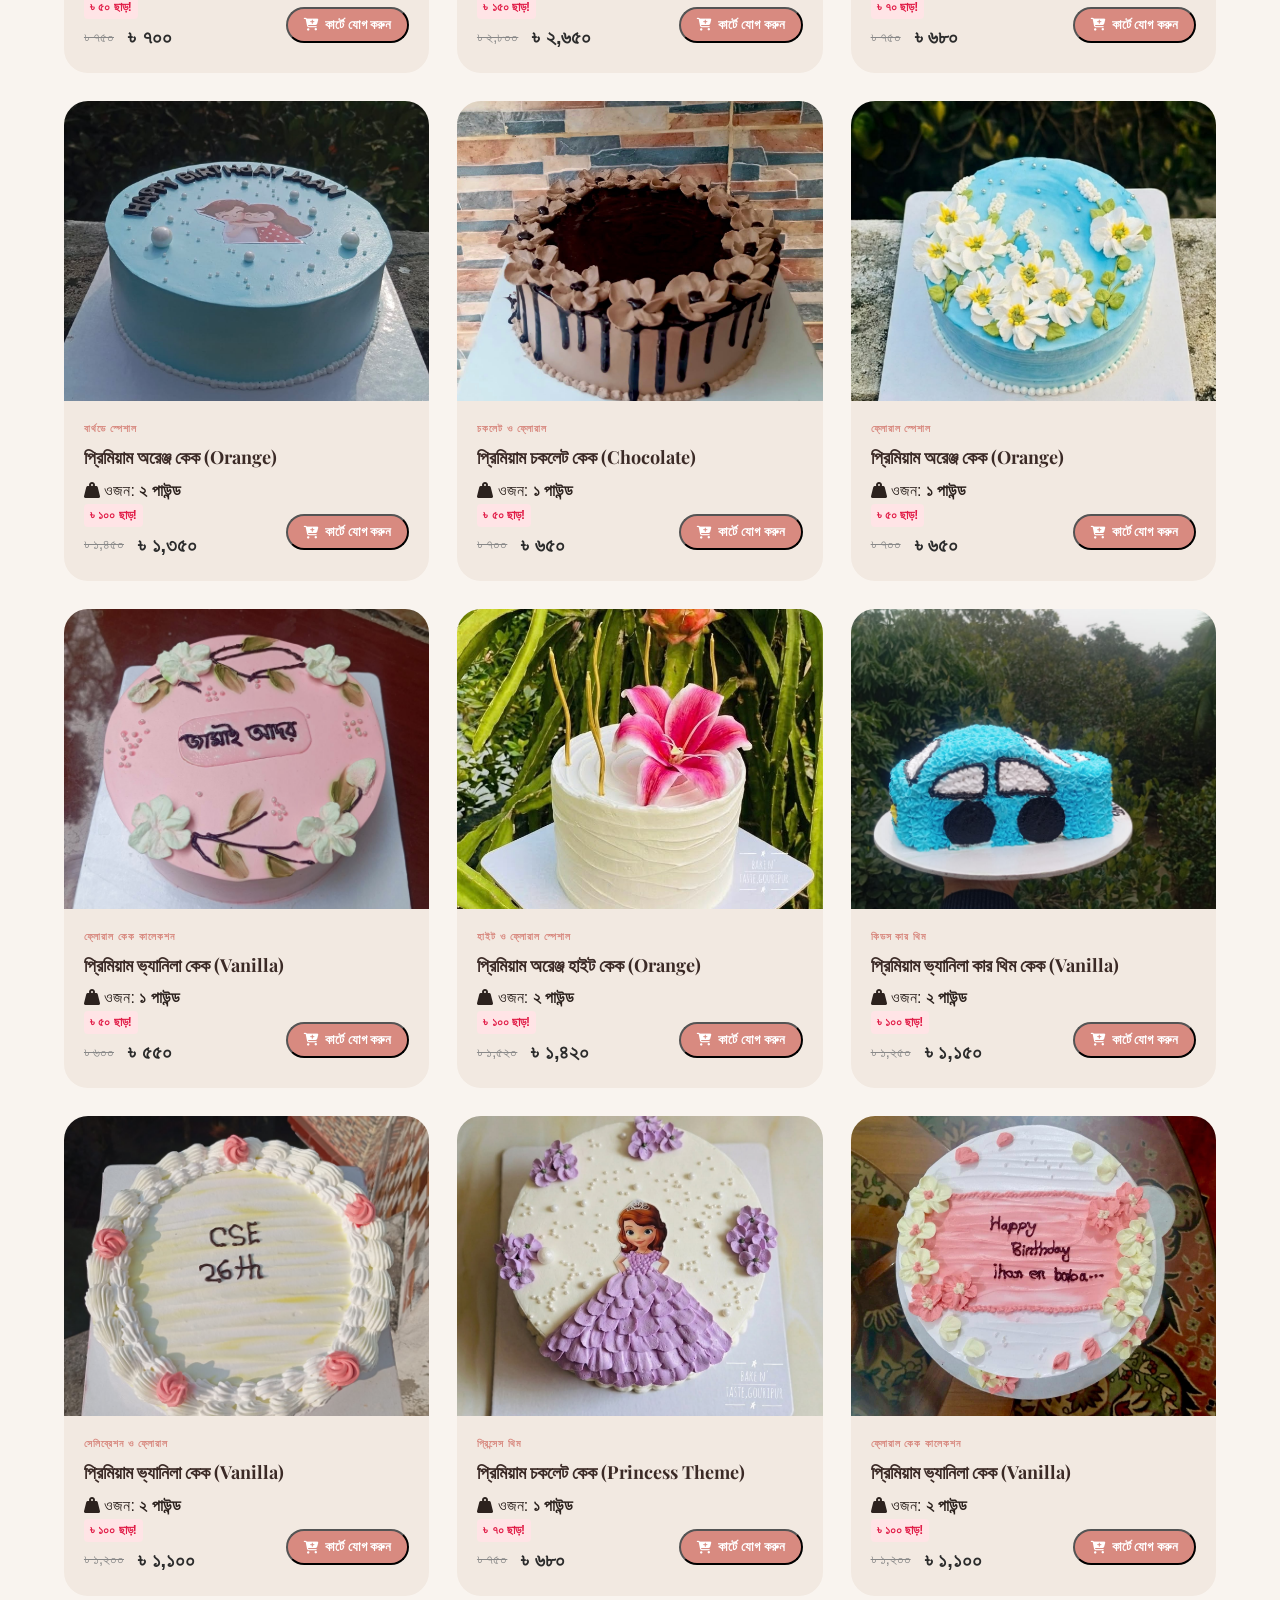
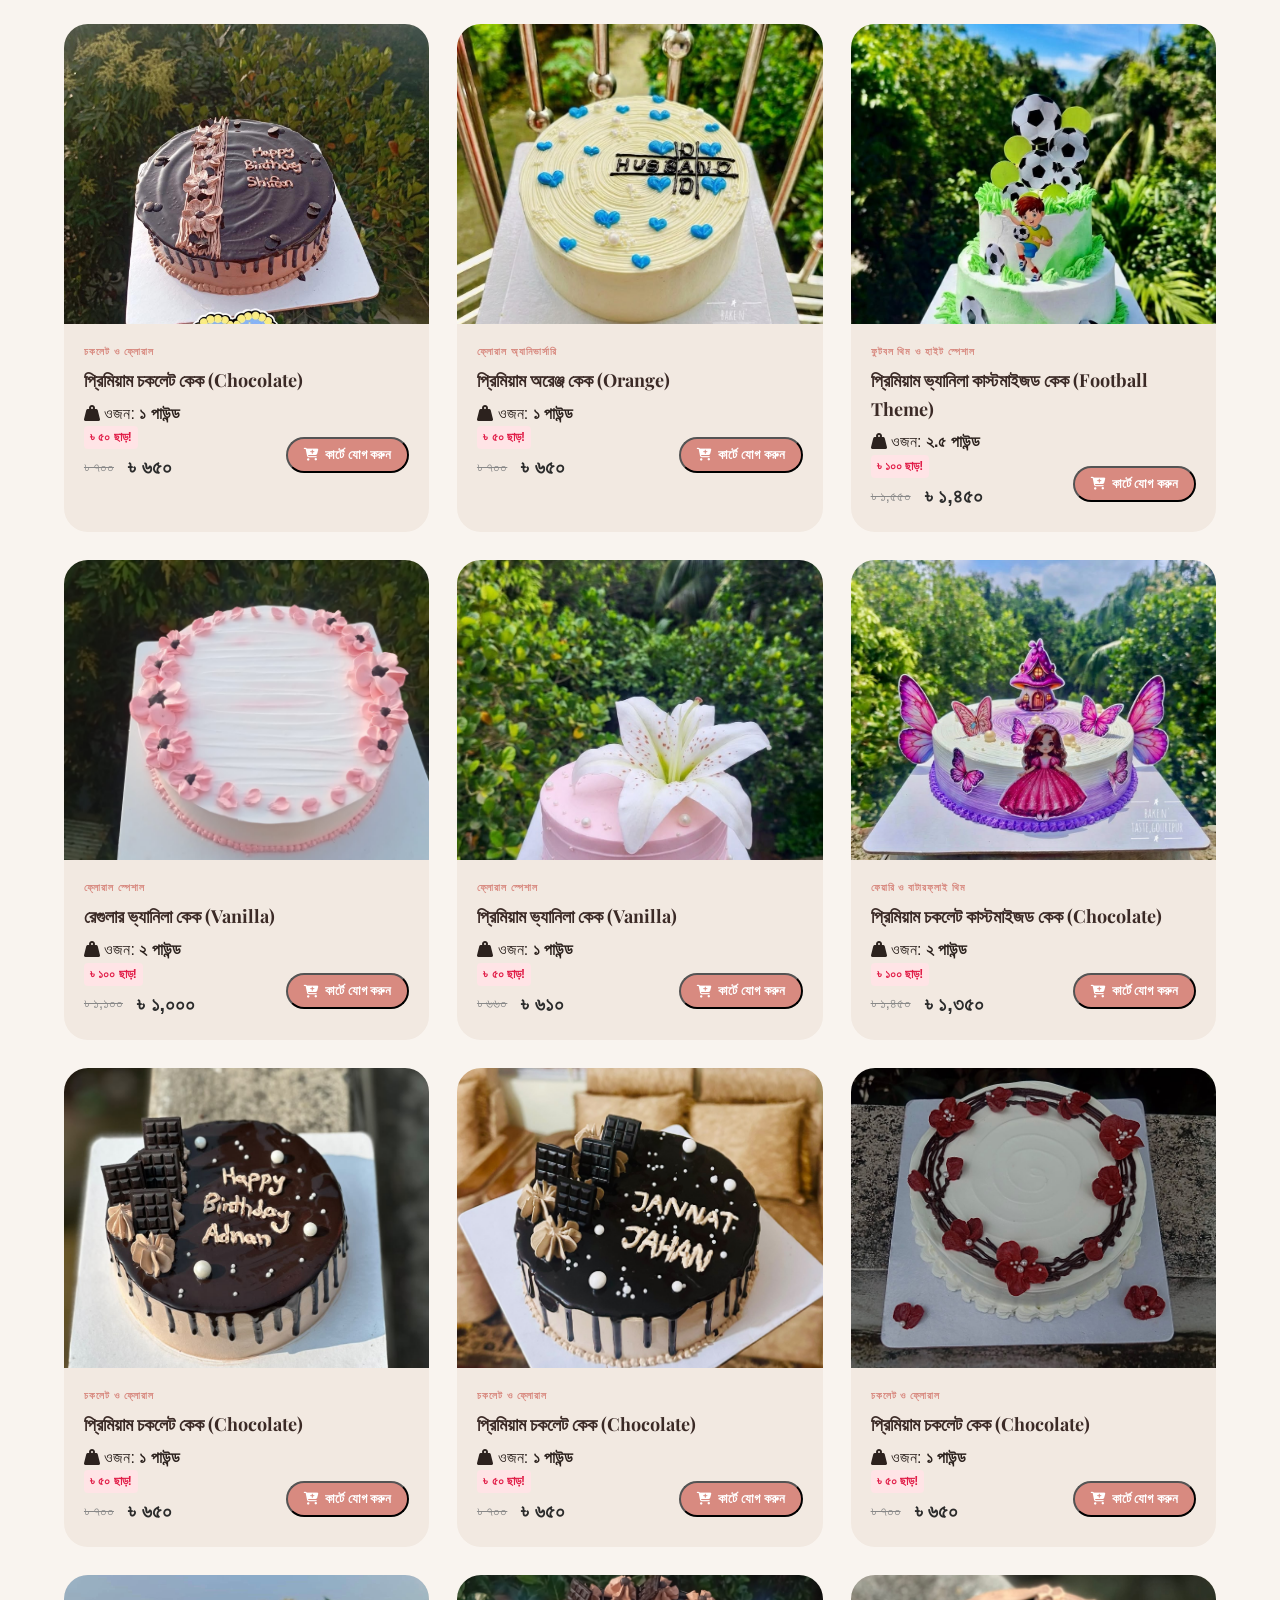
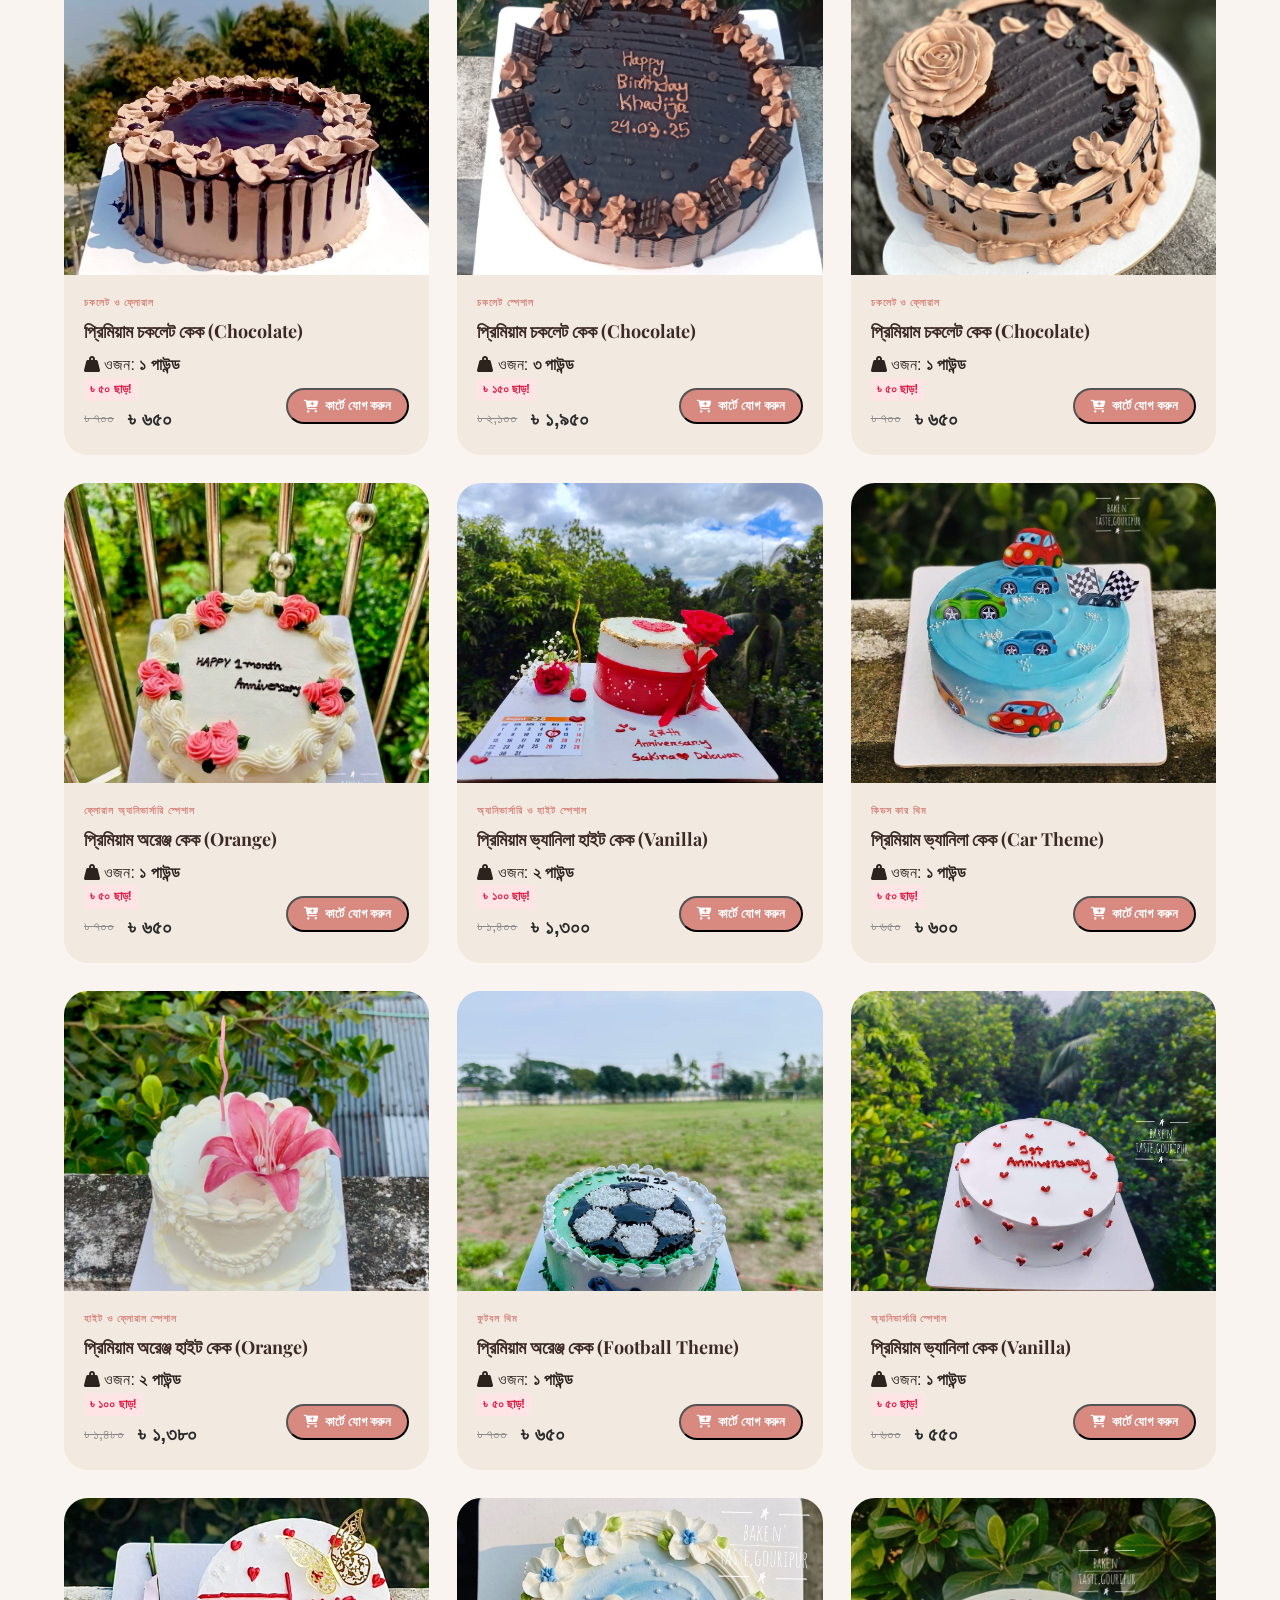
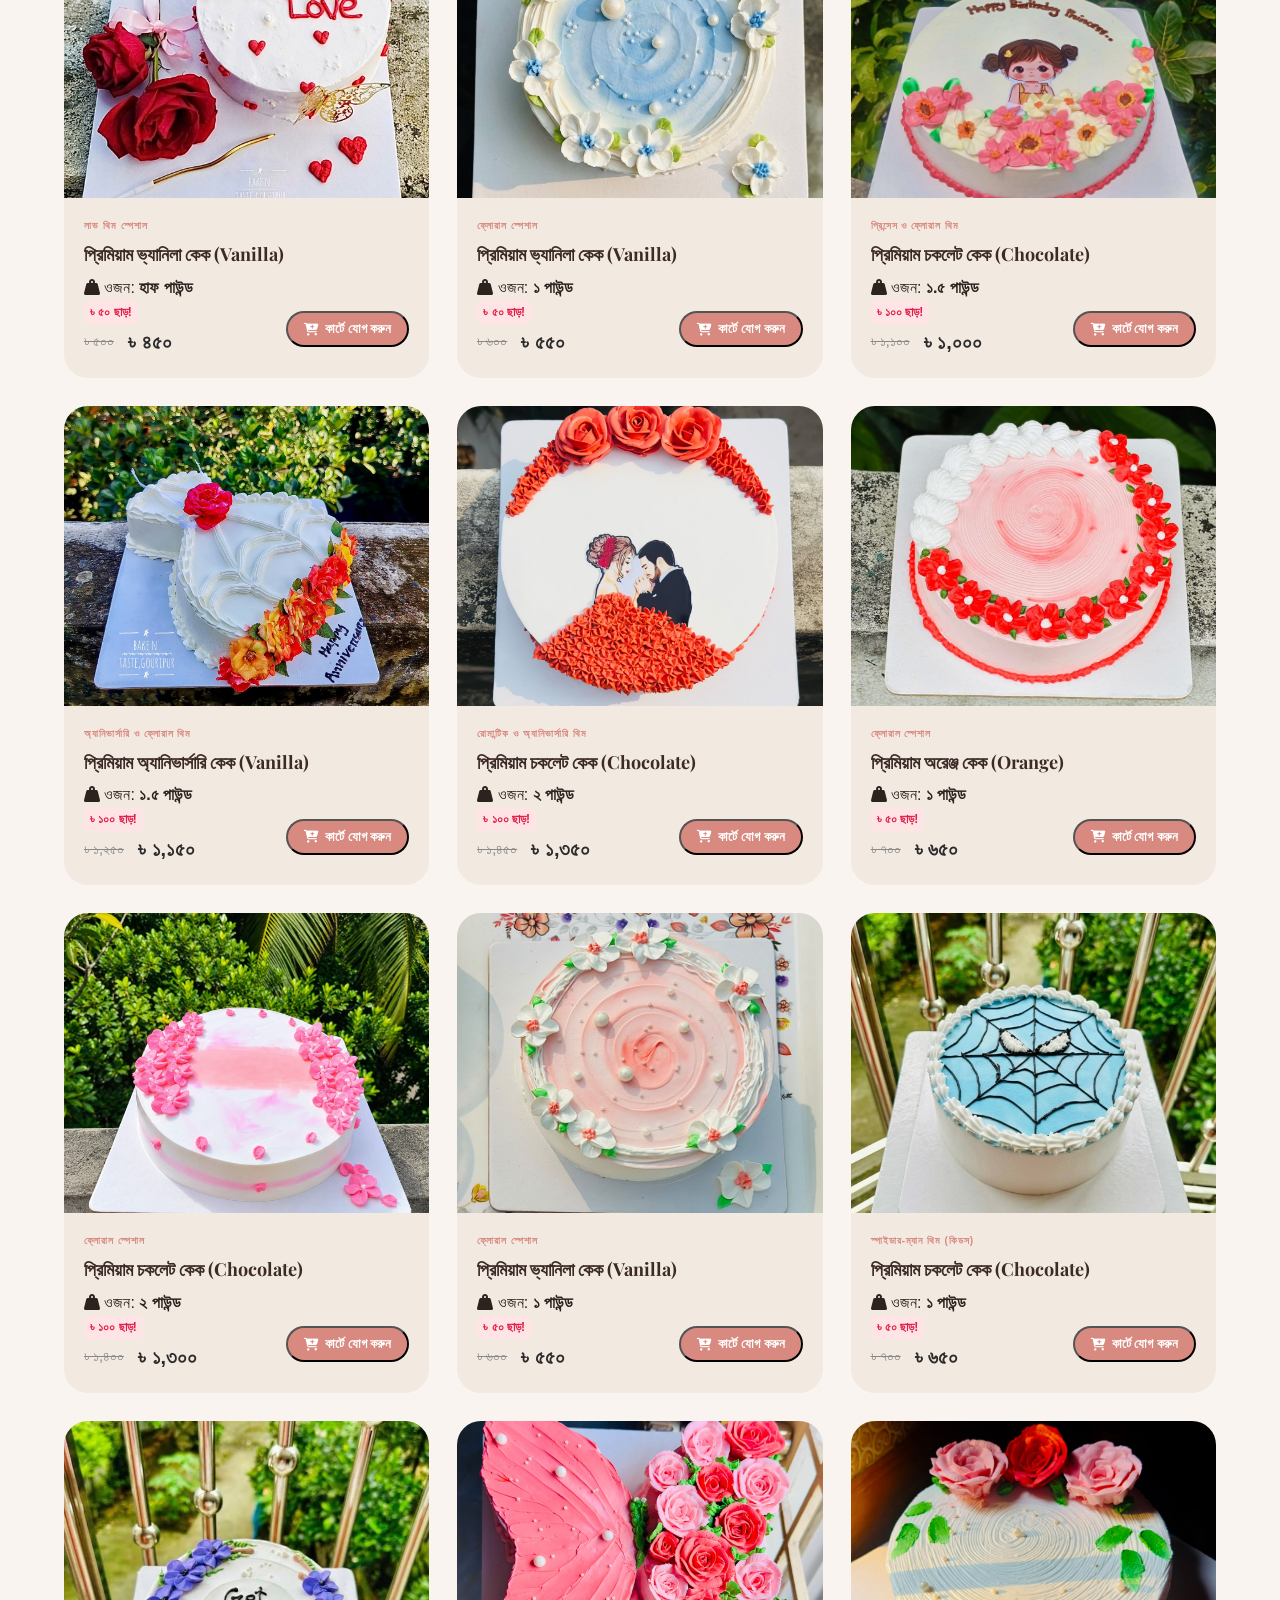
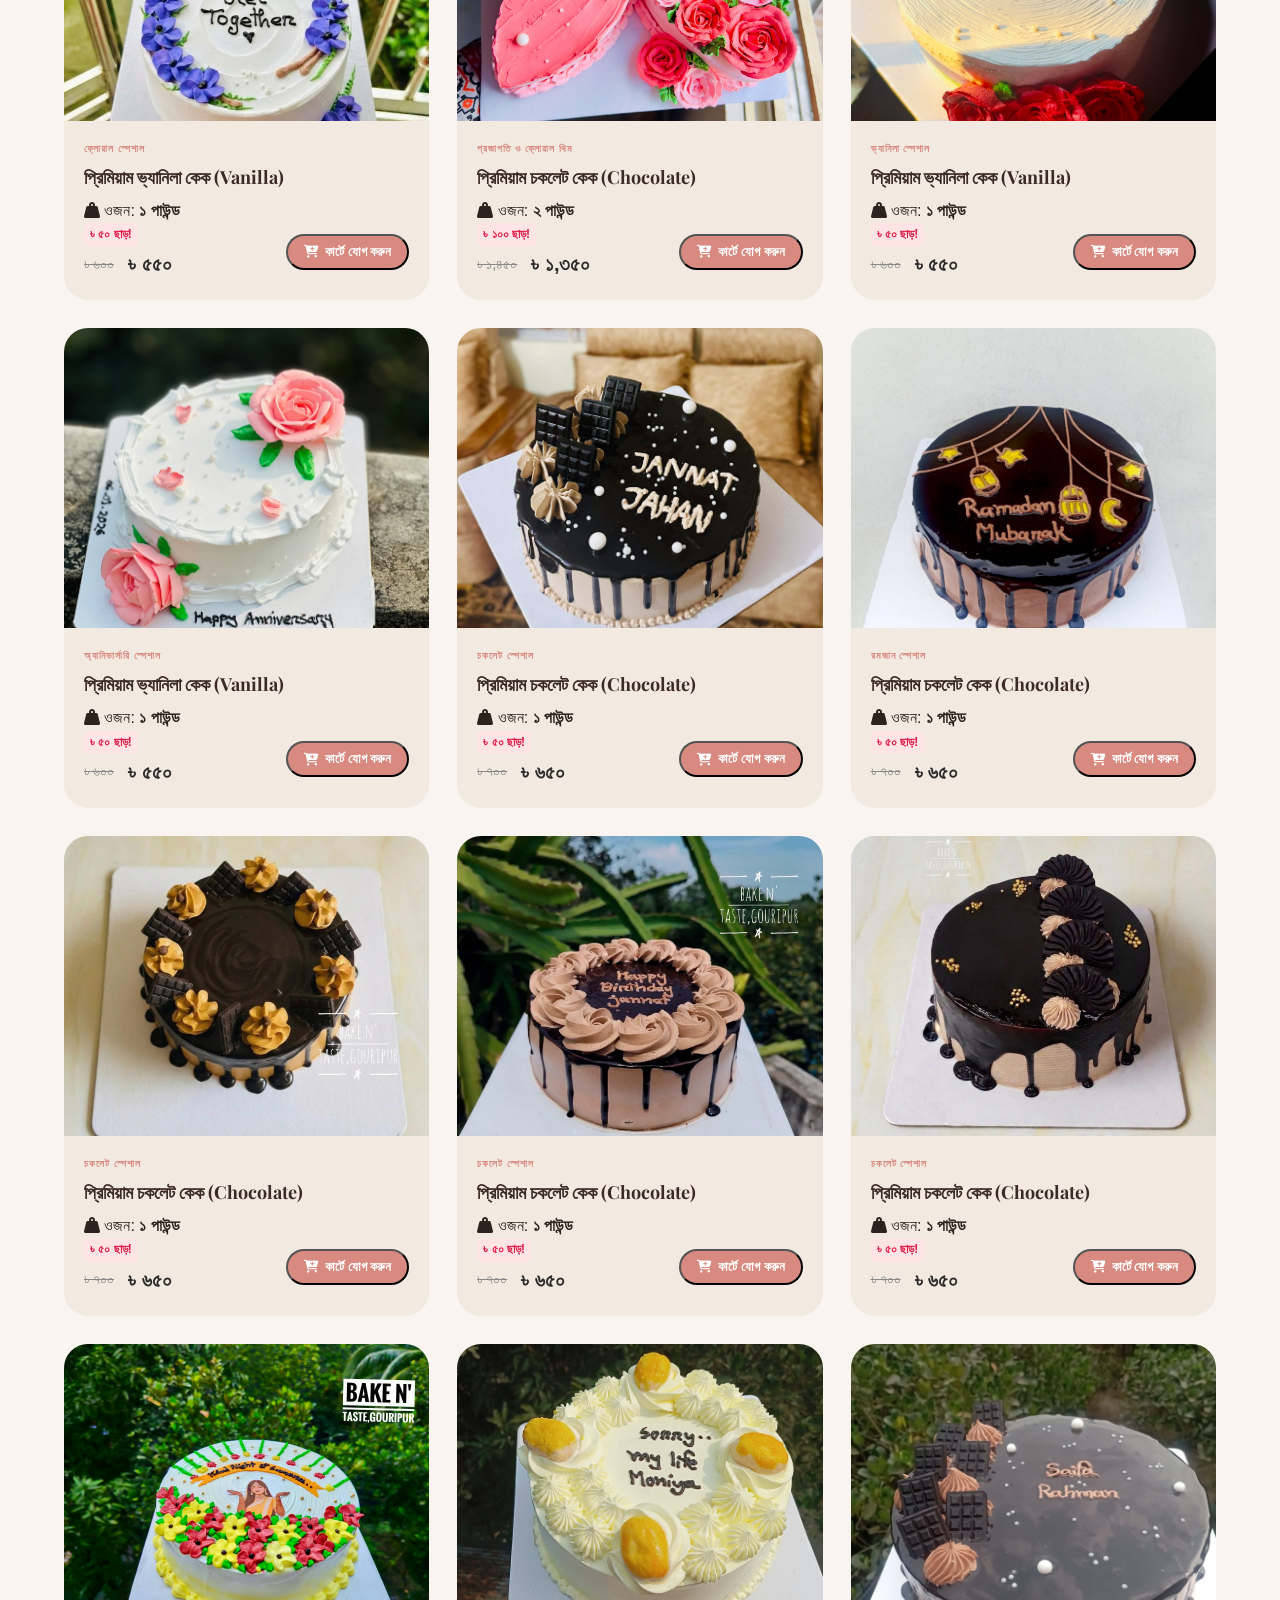
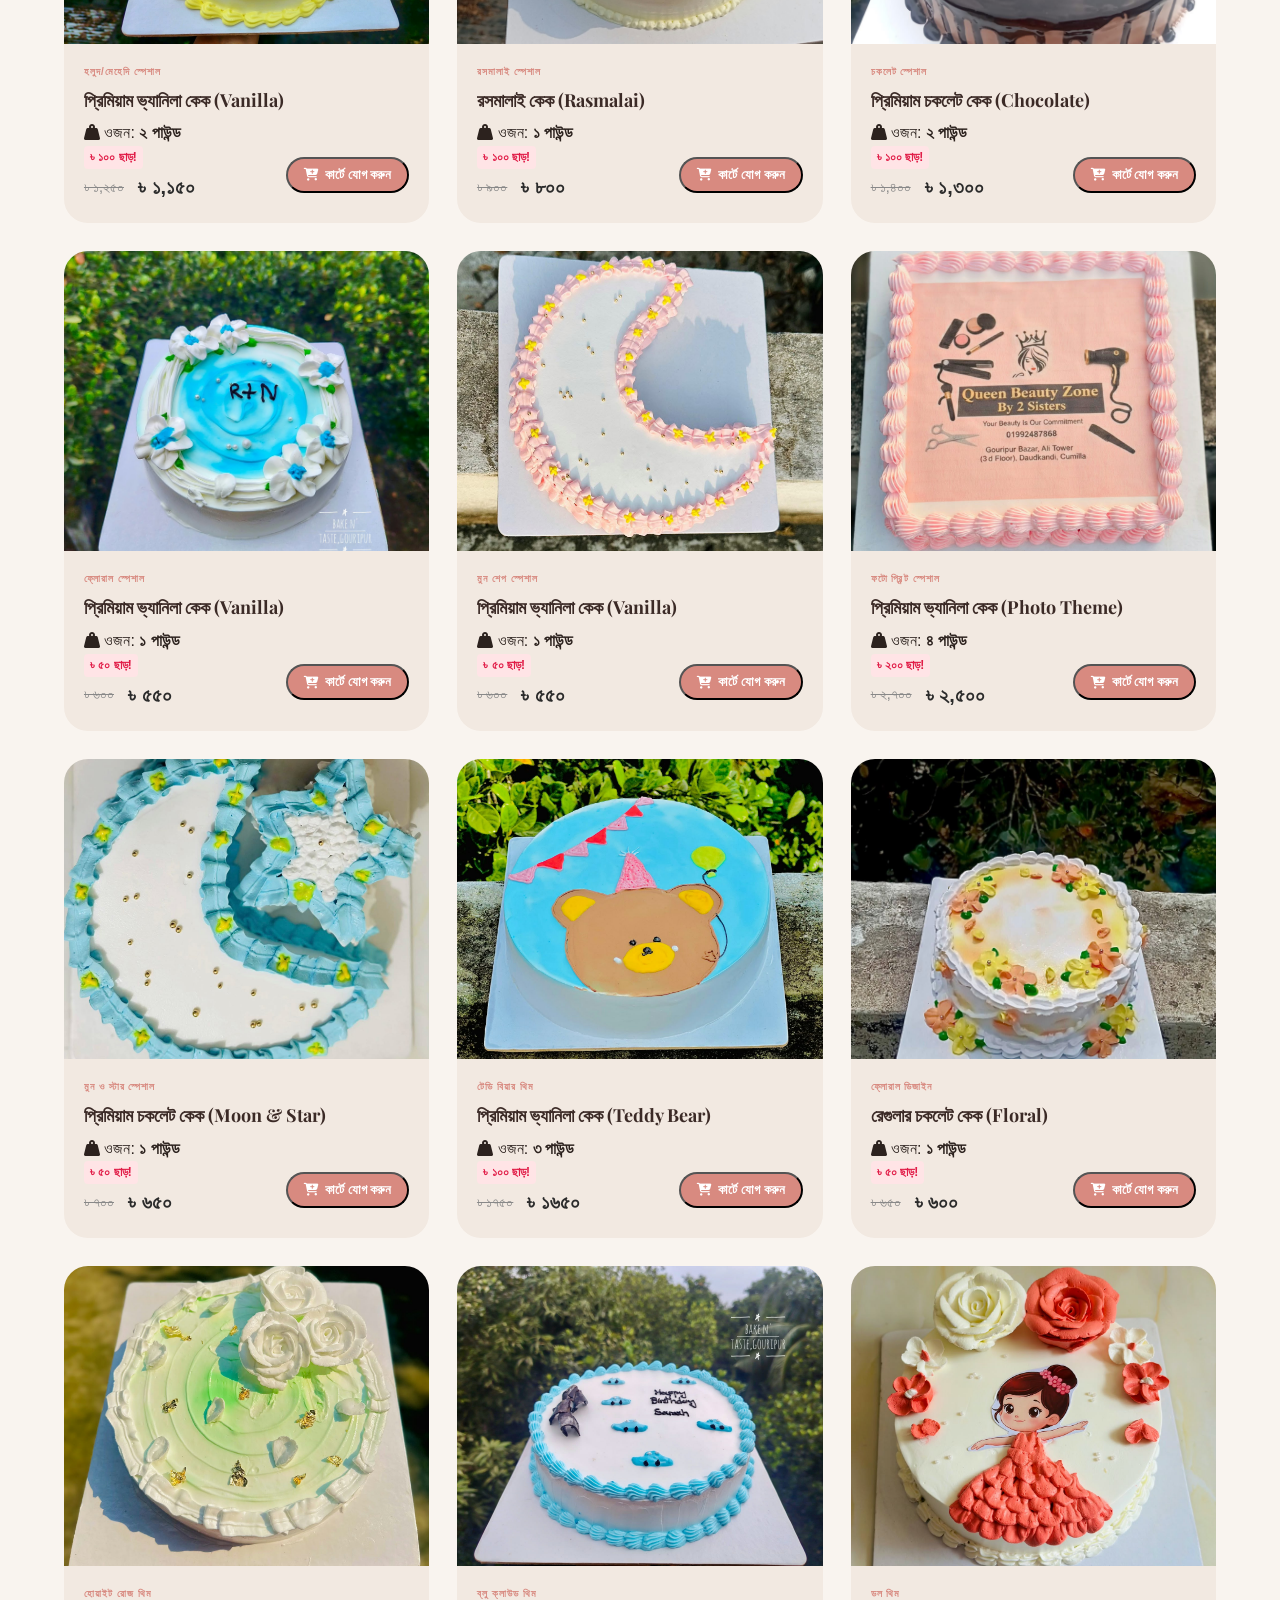
<file: gallery.html>
<!DOCTYPE html>
<html lang="bn">

<head>
    <meta charset="UTF-8">
    <meta name="viewport" content="width=device-width, initial-scale=1.0">
    <title>কেক গ্যালারি | বেক অ্যান্ড টেস্ট</title>

    <!-- Google Fonts -->
    <link rel="preconnect" href="https://fonts.googleapis.com">
    <link rel="preconnect" href="https://fonts.gstatic.com" crossorigin>
    <link
        href="https://fonts.googleapis.com/css2?family=Playfair+Display:ital,wght@0,500;0,600;0,700;1,400&family=Plus+Jakarta+Sans:wght@400;500;600;700&family=Tiro+Bangla&display=swap"
        rel="stylesheet">
    <link rel="stylesheet" href="gallery_style.css">
    <!-- FontAwesome Icons -->
    <link rel="stylesheet" href="https://cdnjs.cloudflare.com/ajax/libs/font-awesome/6.4.0/css/all.min.css">

</head>

<body>

    <!-- Header Navigation -->
    <header>
        <div class="container nav-container">
            <a href="index.html" class="logo">Bake <span>n'</span> Taste</a>

            <!-- Mobile Hamburger Toggle Button -->
            <button class="menu-toggle" id="mobileMenuBtn" aria-label="Toggle Navigation">
                <i class="fa-solid fa-bars"></i>
            </button>

            <ul class="nav-links" id="navLinks">
                <li><a href="index.html">Home</a></li>
                <li><a href="gallery.html">Gallery</a></li>
                <li><a href="Order_guide.html">How to Order</a></li>
                <li><a href="About_us.html">About</a></li>
                <li><a href="Contact.html">Contact</a></li>
            </ul>

            <a href="https://www.facebook.com/share/1DtUwRw7c8/" target="_blank" class="btn-header btn-messenger">
                <i class="fa-brands fa-facebook-messenger"></i> Message Us
            </a>
        </div>
    </header>
    <!-- Page Title -->
    <section class="container page-header">
        <span class="section-tag">আমাদের দারুণ সব সৃষ্টি</span>
        <h1>আমাদের ভালোবাসার ঝুলি</h1>
        <p>আমাদের হাতে গড়া প্রতিটি কেকের নিখুঁত কারুকাজ ও স্বাদের মেলবন্ধন দেখুন। যেকোনো কেক সরাসরি হোয়াটসঅ্যাপে অর্ডার
            করতে ক্লিক করুন।</p>
    </section>

    <!-- Controls -->
    <section class="container">
        <div class="gallery-controls">
            <!-- Filter Categories -->
            <div class="filter-buttons">
                <button class="filter-btn active" onclick="filterCategory('all', this)">সব কেক</button>
                <button class="filter-btn" onclick="filterCategory('floral', this)">ফ্লোরাল কেক কালেকশন</button>
                <button class="filter-btn" onclick="filterCategory('tiered', this)">বিয়ে ও উৎসব</button>
                <button class="filter-btn" onclick="filterCategory('height', this)">হাইট কেক</button>
                <button class="filter-btn" onclick="filterCategory('anniversary', this)">অ্যানিভার্সারি</button>
                <button class="filter-btn" onclick="filterCategory('babyshower', this)">বেবি শাওয়ার থিম</button>
                <button class="filter-btn" onclick="filterCategory('birthday', this)">বার্থডে কেক</button>
                <button class="filter-btn" onclick="filterCategory('combo', this)">কম্বো অর্ডার</button>
            </div>

            <!-- Search Field -->
            <div class="search-box">
                <i class="fa-solid fa-magnifying-glass"></i>
                <input type="text" id="searchInput" onkeyup="searchGallery()" placeholder="আপনার পছন্দের কেক খুঁজুন...">
            </div>
        </div>

        <!-- Full Gallery Items Grid -->
        <div class="gallery-grid" id="galleryGrid">
<!-- =========================================================
     ITEM 1
========================================================= -->
<div class="gallery-card" data-category="floral">

  <div class="card-img-wrapper">
   <img class="gallery-img" src="picture/prm_van_2.jpeg" alt="বেগুনি প্রজাপতি">
</div>

    <div class="gallery-content">

        <span class="gallery-badge">ফ্লোরাল কেক কালেকশন</span>

        <h3 class="gallery-title">
            প্রিমিয়াম ভ্যানিলা কেক (Vanilla)
        </h3>

        <div class="weight-badge">
            <i class="fa-solid fa-weight-hanging"></i>
            ওজন: <strong>২ পাউন্ড</strong>
        </div>

        <div class="gallery-footer">

            <div class="price-container">
                <span class="save-tag">৳ ১০০ ছাড়!</span>

                <div class="price-wrapper">
                    <del class="old-price">৳ ১,২০০</del>
                    <span class="price-highlight">৳ ১,১০০</span>
                </div>
            </div>

            <button type="button" class="btn-accent" onclick="addToCart(
                'প্রিমিয়াম ভ্যানিলা কেক - ২ পাউন্ড',
                1100,
                'picture/prm_van_2.jpeg'
            )">
                <i class="fa-solid fa-cart-plus"></i>
                কার্টে যোগ করুন
            </button>

        </div>
    </div>
</div>


            <!-- =========================================================
     ITEM 2
========================================================= -->
            <div class="gallery-card" data-category="floral">

                <div class="card-img-wrapper">
                    <img src="picture/Reg_van_1_2.jpeg" alt="রেগুলার ভ্যানিলা কেক">
                </div>

                <div class="gallery-content">

                    <span class="gallery-badge">ফ্লোরাল কেক কালেকশন</span>

                    <h3 class="gallery-title">
                        রেগুলার ভ্যানিলা কেক (Vanilla)
                    </h3>

                    <div class="weight-badge">
                        <i class="fa-solid fa-weight-hanging"></i>
                        ওজন: <strong>১ পাউন্ড</strong>
                    </div>

                    <div class="gallery-footer">

                        <div class="price-container">
                            <span class="save-tag">৳ ৫০ ছাড়!</span>

                            <div class="price-wrapper">
                                <del class="old-price">৳ ৫৫০</del>
                                <span class="price-highlight">৳ ৫০০</span>
                            </div>
                        </div>

                        <button type="button" class="btn-accent" onclick="addToCart(
                    'রেগুলার ভ্যানিলা কেক - ১ পাউন্ড',
                    500,
                    'picture/Reg_van_1_2.jpeg'
                )">
                            <i class="fa-solid fa-cart-plus"></i>
                            কার্টে যোগ করুন
                        </button>

                    </div>
                </div>
            </div>


            <!-- =========================================================
     ITEM 3
========================================================= -->
            <div class="gallery-card" data-category="floral birthday">

                <div class="card-img-wrapper">
                    <img src="picture/Reg_van_1_3.jpeg" alt="রেগুলার ভ্যানিলা কেক">
                </div>

                <div class="gallery-content">

                    <span class="gallery-badge">ফ্লোরাল কেক কালেকশন</span>

                    <h3 class="gallery-title">
                        রেগুলার ভ্যানিলা কেক (Vanilla)
                    </h3>

                    <div class="weight-badge">
                        <i class="fa-solid fa-weight-hanging"></i>
                        ওজন: <strong>১ পাউন্ড</strong>
                    </div>

                    <div class="gallery-footer">

                        <div class="price-container">
                            <span class="save-tag">৳ ৫০ ছাড়!</span>

                            <div class="price-wrapper">
                                <del class="old-price">৳ ৫৫০</del>
                                <span class="price-highlight">৳ ৫০০</span>
                            </div>
                        </div>

                        <button type="button" class="btn-accent" onclick="addToCart(
                    'রেগুলার ভ্যানিলা কেক - ১ পাউন্ড',
                    500,
                    'picture/Reg_van_1_3.jpeg'
                )">
                            <i class="fa-solid fa-cart-plus"></i>
                            কার্টে যোগ করুন
                        </button>

                    </div>
                </div>
            </div>


            <!-- =========================================================
     ITEM 4
========================================================= -->
            <div class="gallery-card" data-category="floral">

                <div class="card-img-wrapper">
                    <img src="picture/prm_van_1.jpeg" alt="প্রিমিয়াম ভ্যানিলা কেক">
                </div>

                <div class="gallery-content">

                    <span class="gallery-badge">ফ্লোরাল কেক কালেকশন</span>

                    <h3 class="gallery-title">
                        প্রিমিয়াম ভ্যানিলা কেক (Vanilla)
                    </h3>

                    <div class="weight-badge">
                        <i class="fa-solid fa-weight-hanging"></i>
                        ওজন: <strong>১ পাউন্ড</strong>
                    </div>

                    <div class="gallery-footer">

                        <div class="price-container">
                            <span class="save-tag">৳ ৫০ ছাড়!</span>

                            <div class="price-wrapper">
                                <del class="old-price">৳ ৬০০</del>
                                <span class="price-highlight">৳ ৫৫০</span>
                            </div>
                        </div>

                        <button type="button" class="btn-accent" onclick="addToCart(
                    'প্রিমিয়াম ভ্যানিলা কেক - ১ পাউন্ড',
                    550,
                    'picture/prm_van_1.jpeg'
                )">
                            <i class="fa-solid fa-cart-plus"></i>
                            কার্টে যোগ করুন
                        </button>

                    </div>
                </div>
            </div>


            <!-- =========================================================
     ITEM 5
========================================================= -->
            <div class="gallery-card" data-category="floral">

                <div class="card-img-wrapper">
                    <img src="picture/prm_van_2_2.jpeg" alt="প্রিমিয়াম ভ্যানিলা কেক">
                </div>

                <div class="gallery-content">

                    <span class="gallery-badge">ফ্লোরাল কেক কালেকশন</span>

                    <h3 class="gallery-title">
                        প্রিমিয়াম ভ্যানিলা কেক (Vanilla)
                    </h3>

                    <div class="weight-badge">
                        <i class="fa-solid fa-weight-hanging"></i>
                        ওজন: <strong>২ পাউন্ড</strong>
                    </div>

                    <div class="gallery-footer">

                        <div class="price-container">
                            <span class="save-tag">৳ ১০০ ছাড়!</span>

                            <div class="price-wrapper">
                                <del class="old-price">৳ ১,২০০</del>
                                <span class="price-highlight">৳ ১,১০০</span>
                            </div>
                        </div>

                        <button type="button" class="btn-accent" onclick="addToCart(
                    'প্রিমিয়াম ভ্যানিলা কেক - ২ পাউন্ড',
                    1100,
                    'picture/prm_van_2_2.jpeg'
                )">
                            <i class="fa-solid fa-cart-plus"></i>
                            কার্টে যোগ করুন
                        </button>

                    </div>
                </div>
            </div>


            <!-- =========================================================
     ITEM 6
========================================================= -->
            <div class="gallery-card" data-category="floral">

                <div class="card-img-wrapper">
                    <img src="picture/prm_van_1_2.jpeg" alt="প্রিমিয়াম ভ্যানিলা কেক">
                </div>

                <div class="gallery-content">

                    <span class="gallery-badge">ফ্লোরাল কেক কালেকশন</span>

                    <h3 class="gallery-title">
                        প্রিমিয়াম ভ্যানিলা কেক (Vanilla)
                    </h3>

                    <div class="weight-badge">
                        <i class="fa-solid fa-weight-hanging"></i>
                        ওজন: <strong>১ পাউন্ড</strong>
                    </div>

                    <div class="gallery-footer">

                        <div class="price-container">
                            <span class="save-tag">৳ ৫০ ছাড়!</span>

                            <div class="price-wrapper">
                                <del class="old-price">৳ ৬০০</del>
                                <span class="price-highlight">৳ ৫৫০</span>
                            </div>
                        </div>

                        <button type="button" class="btn-accent" onclick="addToCart(
                    'প্রিমিয়াম ভ্যানিলা কেক - ১ পাউন্ড',
                    550,
                    'picture/prm_van_1_2.jpeg'
                )">
                            <i class="fa-solid fa-cart-plus"></i>
                            কার্টে যোগ করুন
                        </button>

                    </div>
                </div>
            </div>


            <!-- =========================================================
     ITEM 7
========================================================= -->
            <div class="gallery-card" data-category="floral">

                <div class="card-img-wrapper">
                    <img src="picture/prm_van_1_3.jpeg" alt="প্রিমিয়াম ভ্যানিলা কেক">
                </div>

                <div class="gallery-content">

                    <span class="gallery-badge">ফ্লোরাল কেক কালেকশন</span>

                    <h3 class="gallery-title">
                        প্রিমিয়াম ভ্যানিলা কেক (Vanilla)
                    </h3>

                    <div class="weight-badge">
                        <i class="fa-solid fa-weight-hanging"></i>
                        ওজন: <strong>১ পাউন্ড</strong>
                    </div>

                    <div class="gallery-footer">

                        <div class="price-container">
                            <span class="save-tag">৳ ৫০ ছাড়!</span>

                            <div class="price-wrapper">
                                <del class="old-price">৳ ৬০০</del>
                                <span class="price-highlight">৳ ৫৫০</span>
                            </div>
                        </div>

                        <button type="button" class="btn-accent" onclick="addToCart(
                    'প্রিমিয়াম ভ্যানিলা কেক - ১ পাউন্ড',
                    550,
                    'picture/prm_van_1_3.jpeg'
                )">
                            <i class="fa-solid fa-cart-plus"></i>
                            কার্টে যোগ করুন
                        </button>

                    </div>
                </div>
            </div>


            <!-- =========================================================
     ITEM 8
========================================================= -->
            <div class="gallery-card" data-category="floral">

                <div class="card-img-wrapper">
                    <img src="picture/Reg_van_1.jpeg" alt="রেগুলার ভ্যানিলা কেক">
                </div>

                <div class="gallery-content">

                    <span class="gallery-badge">ফ্লোরাল কেক কালেকশন</span>

                    <h3 class="gallery-title">
                        রেগুলার ভ্যানিলা কেক (Vanilla)
                    </h3>

                    <div class="weight-badge">
                        <i class="fa-solid fa-weight-hanging"></i>
                        ওজন: <strong>১ পাউন্ড</strong>
                    </div>

                    <div class="gallery-footer">

                        <div class="price-container">
                            <span class="save-tag">৳ ৫০ ছাড়!</span>

                            <div class="price-wrapper">
                                <del class="old-price">৳ ৫৫০</del>
                                <span class="price-highlight">৳ ৫০০</span>
                            </div>
                        </div>

                        <button type="button" class="btn-accent" onclick="addToCart(
                    'রেগুলার ভ্যানিলা কেক - ১ পাউন্ড',
                    500,
                    'picture/Reg_van_1.jpeg'
                )">
                            <i class="fa-solid fa-cart-plus"></i>
                            কার্টে যোগ করুন
                        </button>

                    </div>
                </div>
            </div>


            <!-- =========================================================
     ITEM 9
========================================================= -->
            <div class="gallery-card" data-category="floral">

                <div class="card-img-wrapper">
                    <img src="picture/Reg_van_1_5.jpeg" alt="রেগুলার ভ্যানিলা কেক">
                </div>

                <div class="gallery-content">

                    <span class="gallery-badge">ফ্লোরাল কেক কালেকশন</span>

                    <h3 class="gallery-title">
                        রেগুলার ভ্যানিলা কেক (Vanilla)
                    </h3>

                    <div class="weight-badge">
                        <i class="fa-solid fa-weight-hanging"></i>
                        ওজন: <strong>১ পাউন্ড</strong>
                    </div>

                    <div class="gallery-footer">

                        <div class="price-container">
                            <span class="save-tag">৳ ৫০ ছাড়!</span>

                            <div class="price-wrapper">
                                <del class="old-price">৳ ৫৫০</del>
                                <span class="price-highlight">৳ ৫০০</span>
                            </div>
                        </div>

                        <button type="button" class="btn-accent" onclick="addToCart(
                    'রেগুলার ভ্যানিলা কেক - ১ পাউন্ড',
                    500,
                    'picture/Reg_van_1_5.jpeg'
                )">
                            <i class="fa-solid fa-cart-plus"></i>
                            কার্টে যোগ করুন
                        </button>

                    </div>
                </div>
            </div>


            <!-- =========================================================
     ITEM 10
========================================================= -->
            <div class="gallery-card" data-category="floral">

                <div class="card-img-wrapper">
                    <img src="picture/Reg_van_1_6.jpeg" alt="রেগুলার ভ্যানিলা কেক">
                </div>

                <div class="gallery-content">

                    <span class="gallery-badge">ফ্লোরাল কেক কালেকশন</span>

                    <h3 class="gallery-title">
                        রেগুলার ভ্যানিলা কেক (Vanilla)
                    </h3>

                    <div class="weight-badge">
                        <i class="fa-solid fa-weight-hanging"></i>
                        ওজন: <strong>১ পাউন্ড</strong>
                    </div>

                    <div class="gallery-footer">

                        <div class="price-container">
                            <span class="save-tag">৳ ৫০ ছাড়!</span>

                            <div class="price-wrapper">
                                <del class="old-price">৳ ৫৫০</del>
                                <span class="price-highlight">৳ ৫০০</span>
                            </div>
                        </div>

                        <button type="button" class="btn-accent" onclick="addToCart(
                    'রেগুলার ভ্যানিলা কেক - ১ পাউন্ড',
                    500,
                    'picture/Reg_van_1_6.jpeg'
                )">
                            <i class="fa-solid fa-cart-plus"></i>
                            কার্টে যোগ করুন
                        </button>

                    </div>
                </div>
            </div>


            <!-- =========================================================
     ITEM 11
========================================================= -->
            <div class="gallery-card" data-category="floral birthday">

                <div class="card-img-wrapper">
                    <img src="picture/prm_orng_2.jpeg" alt="প্রিমিয়াম অরেঞ্জ কেক">
                </div>

                <div class="gallery-content">

                    <span class="gallery-badge">ফ্লোরাল কেক কালেকশন</span>

                    <h3 class="gallery-title">
                        প্রিমিয়াম অরেঞ্জ কেক (Orange)
                    </h3>

                    <div class="weight-badge">
                        <i class="fa-solid fa-weight-hanging"></i>
                        ওজন: <strong>২ পাউন্ড</strong>
                    </div>

                    <div class="gallery-footer">

                        <div class="price-container">
                            <span class="save-tag">৳ ১০০ ছাড়!</span>

                            <div class="price-wrapper">
                                <del class="old-price">৳ ১,৪০০</del>
                                <span class="price-highlight">৳ ১,৩০০</span>
                            </div>
                        </div>

                        <button type="button" class="btn-accent" onclick="addToCart(
                    'প্রিমিয়াম অরেঞ্জ কেক - ২ পাউন্ড',
                    1300,
                    'picture/prm_orng_2.jpeg'
                )">
                            <i class="fa-solid fa-cart-plus"></i>
                            কার্টে যোগ করুন
                        </button>

                    </div>
                </div>
            </div>


            <!-- =========================================================
     ITEM 12
========================================================= -->
            <div class="gallery-card" data-category="floral birthday">

                <div class="card-img-wrapper">
                    <img src="picture/prm_orng_2_2.jpeg" alt="প্রিমিয়াম অরেঞ্জ কেক">
                </div>

                <div class="gallery-content">

                    <span class="gallery-badge">ফ্লোরাল কেক কালেকশন</span>

                    <h3 class="gallery-title">
                        প্রিমিয়াম অরেঞ্জ কেক (Orange)
                    </h3>

                    <div class="weight-badge">
                        <i class="fa-solid fa-weight-hanging"></i>
                        ওজন: <strong>২ পাউন্ড</strong>
                    </div>

                    <div class="gallery-footer">

                        <div class="price-container">
                            <span class="save-tag">৳ ১০০ ছাড়!</span>

                            <div class="price-wrapper">
                                <del class="old-price">৳ ১,৪০০</del>
                                <span class="price-highlight">৳ ১,৩০০</span>
                            </div>
                        </div>

                        <button type="button" class="btn-accent" onclick="addToCart(
                    'প্রিমিয়াম অরেঞ্জ কেক - ২ পাউন্ড',
                    1300,
                    'picture/prm_orng_2_2.jpeg'
                )">
                            <i class="fa-solid fa-cart-plus"></i>
                            কার্টে যোগ করুন
                        </button>

                    </div>
                </div>
            </div>


            <!-- =========================================================
     ITEM 13
========================================================= -->
            <div class="gallery-card" data-category="floral">

                <div class="card-img-wrapper">
                    <img src="picture/prm_orng_1.jpeg" alt="প্রিমিয়াম অরেঞ্জ কেক">
                </div>

                <div class="gallery-content">

                    <span class="gallery-badge">ফ্লোরাল কেক কালেকশন</span>

                    <h3 class="gallery-title">
                        প্রিমিয়াম অরেঞ্জ কেক (Orange)
                    </h3>

                    <div class="weight-badge">
                        <i class="fa-solid fa-weight-hanging"></i>
                        ওজন: <strong>১ পাউন্ড</strong>
                    </div>

                    <div class="gallery-footer">

                        <div class="price-container">
                            <span class="save-tag">৳ ৫০ ছাড়!</span>

                            <div class="price-wrapper">
                                <del class="old-price">৳ ৭০০</del>
                                <span class="price-highlight">৳ ৬৫০</span>
                            </div>
                        </div>

                        <button type="button" class="btn-accent" onclick="addToCart(
                    'প্রিমিয়াম অরেঞ্জ কেক - ১ পাউন্ড',
                    550,
                    'picture/prm_orng_1.jpeg'
                )">
                            <i class="fa-solid fa-cart-plus"></i>
                            কার্টে যোগ করুন
                        </button>

                    </div>
                </div>
            </div>


            <!-- =========================================================
     ITEM 14
========================================================= -->
            <div class="gallery-card" data-category="floral">

                <div class="card-img-wrapper">
                    <img src="picture/prm_chc_1.jpeg" alt="প্রিমিয়াম চকলেট কেক">
                </div>

                <div class="gallery-content">

                    <span class="gallery-badge">ফ্লোরাল কেক কালেকশন</span>

                    <h3 class="gallery-title">
                        প্রিমিয়াম চকলেট কেক (Chocolate)
                    </h3>

                    <div class="weight-badge">
                        <i class="fa-solid fa-weight-hanging"></i>
                        ওজন: <strong>১ পাউন্ড</strong>
                    </div>

                    <div class="gallery-footer">

                        <div class="price-container">
                            <span class="save-tag">৳ ৫০ ছাড়!</span>

                            <div class="price-wrapper">
                                <del class="old-price">৳ ৭০০</del>
                                <span class="price-highlight">৳ ৬৫০</span>
                            </div>
                        </div>

                        <button type="button" class="btn-accent" onclick="addToCart(
                    'প্রিমিয়াম চকলেট কেক - ১ পাউন্ড',
                    600,
                    'picture/prm_chc_1.jpeg'
                )">
                            <i class="fa-solid fa-cart-plus"></i>
                            কার্টে যোগ করুন
                        </button>

                    </div>
                </div>
            </div>


            <!-- =========================================================
     ITEM 15
========================================================= -->
            <div class="gallery-card" data-category="floral">

                <div class="card-img-wrapper">
                    <img src="picture/prm_pndn_1.jpeg" alt="প্রিমিয়াম পানদান কেক">
                </div>

                <div class="gallery-content">

                    <span class="gallery-badge">ফ্লোরাল কেক কালেকশন</span>

                    <h3 class="gallery-title">
                        প্রিমিয়াম পানদান কেক (Pandan)
                    </h3>

                    <div class="weight-badge">
                        <i class="fa-solid fa-weight-hanging"></i>
                        ওজন: <strong>১ পাউন্ড</strong>
                    </div>

                    <div class="gallery-footer">

                        <div class="price-container">
                            <span class="save-tag">৳ ৫০ ছাড়!</span>

                            <div class="price-wrapper">
                                <del class="old-price">৳ ৬৫০</del>
                                <span class="price-highlight">৳ ৬০০</span>
                            </div>
                        </div>

                        <button type="button" class="btn-accent" onclick="addToCart(
                    'প্রিমিয়াম পানদান কেক - ১ পাউন্ড',
                    600,
                    'picture/prm_pndn_1.jpeg'
                )">
                            <i class="fa-solid fa-cart-plus"></i>
                            কার্টে যোগ করুন
                        </button>

                    </div>
                </div>
            </div>

            <!-- Item 16 -->
            <div class="gallery-card" data-category="floral">
                <div class="card-img-wrapper">
                    <img src="picture/prm_pndn_1_2.jpeg" alt="প্রিমিয়াম পানদান কেক">
                </div>
                <div class="gallery-content">
                    <span class="gallery-badge">ফ্লোরাল কেক কালেকশন</span>
                    <h3 class="gallery-title">প্রিমিয়াম পানদান কেক(Pandan)</h3>

                    <!-- ওজন ব্যাজ -->
                    <div class="weight-badge">
                        <i class="fa-solid fa-weight-hanging"></i> ওজন: <strong>১ পাউন্ড</strong>
                    </div>

                    <div class="gallery-footer">
                        <!-- প্রাইস সেকশন ও ৫০ টাকা ছাড় ট্যাগ -->
                        <div class="price-container">
                            <span class="save-tag">৳ ৫০ ছাড়!</span>
                            <div class="price-wrapper">
                                <del class="old-price">৳ ৬৫০</del>
                                <span class="price-highlight">৳ ৬০০</span>
                            </div>
                        </div>

                        <a href="https://wa.me/8801000000000?text=হ্যালো!%20আমি%20রেগুলার%20ভ্যানিলা%20কেকটি%20অর্ডার%20করতে%20চাই।"
                            target="_blank" class="btn-accent">
                            <i class="fa-brands fa-whatsapp"></i> অর্ডার করুন
                        </a>
                    </div>
                </div>
            </div>
           <!-- Item 17 -->
            <div class="gallery-card" data-category="height birthday">

                <div class="card-img-wrapper">
                    <img src="picture/hgt_prm_van_2.jpeg" alt="হাইট কেক - প্রিমিয়াম ভ্যানিলা">
                </div>

                <div class="gallery-content">

                    <span class="gallery-badge">হাইট কেক ও বার্থডে</span>

                    <h3 class="gallery-title">
                        প্রিমিয়াম ভ্যানিলা হাইট কেক (Vanilla)
                    </h3>

                    <div class="weight-badge">
                        <i class="fa-solid fa-weight-hanging"></i>
                        ওজন: <strong>২.৫ পাউন্ড</strong>
                    </div>

                    <div class="gallery-footer">

                        <div class="price-container">
                            <span class="save-tag">৳ ১০০ ছাড়!</span>

                            <div class="price-wrapper">
                                <del class="old-price">৳ ১,৫০০</del>
                                <span class="price-highlight">৳ ১,৪০০</span>
                            </div>
                        </div>

                        <button type="button" class="btn-accent" onclick="addToCart(
                    'প্রিমিয়াম ভ্যানিলা হাইট কেক - ২ পাউন্ড',
                    1400,
                    'picture/prm_van_2.jpeg'
                )">
                            <i class="fa-solid fa-cart-plus"></i>
                            কার্টে যোগ করুন
                        </button>

                    </div>
                </div>
            </div>
<!-- =========================================================
     ITEM 18
========================================================= -->
<div class="gallery-card" data-category="height birthday">

    <div class="card-img-wrapper">
        <!-- ছবির নাম আপনার ফোল্ডারে থাকা ডোরেমন কেকের ছবির নাম অনুযায়ী পরিবর্তন করে নেবেন -->
        <img src="picture/drmn_hgt_1.jpeg" alt="ডোরেমন থিম হাইট কেক">
    </div>

    <div class="gallery-content">

        <span class="gallery-badge">বার্থডে ও হাইট কেক</span>

        <h3 class="gallery-title">
            ডোরেমন থিম হাইট কেক (Premium Chocolate)
        </h3>

        <div class="weight-badge">
            <i class="fa-solid fa-weight-hanging"></i>
            ওজন: <strong>২ পাউন্ড</strong> <!-- আপনার প্রয়োজন অনুযায়ী ওজন পরিবর্তন করে নিতে পারেন -->
        </div>

        <div class="gallery-footer">

            <div class="price-container">
                <span class="save-tag">৳ ১০০ ছাড়!</span>

                <div class="price-wrapper">
                    <del class="old-price">৳ ১,৪০০</del>
                    <span class="price-highlight">৳ ১,৩০০</span>
                </div>
            </div>

            <button
                type="button"
                class="btn-accent"
                onclick="addToCart(
                    'ডোরেমন থিম হাইট কেক (প্রিমিয়াম চকলেট)',
                    1300,
                    'picture/drmn_hgt_1.jpeg'
                )"
            >
                <i class="fa-solid fa-cart-plus"></i>
                কার্টে যোগ করুন
            </button>

        </div>
    </div>
</div>
<!-- =========================================================
     ITEM 19
========================================================= -->
<div class="gallery-card" data-category="anniversary chocolate">

    <div class="card-img-wrapper">
        <!-- ছবির নাম আপনার ফোল্ডারে থাকা ছবির নাম অনুযায়ী পরিবর্তন করে নেবেন -->
        <img src="picture/annvrsy_choco_1.jpeg" alt="অ্যানিভার্সারি থিম প্রিমিয়াম চকলেট কেক">
    </div>

    <div class="gallery-content">

        <span class="gallery-badge">অ্যানিভার্সারি স্পেশাল</span>

        <h3 class="gallery-title">
            অ্যানিভার্সারি থিম কেক (Premium Chocolate)
        </h3>

        <div class="weight-badge">
            <i class="fa-solid fa-weight-hanging"></i>
            ওজন: <strong>১ পাউন্ড</strong>
        </div>

        <div class="gallery-footer">

            <div class="price-container">
                <span class="save-tag">৳ ৭০ ছাড়!</span>

                <div class="price-wrapper">
                    <del class="old-price">৳ ৮০০</del>
                    <span class="price-highlight">৳ ৭৩০</span>
                </div>
            </div>

            <button
                type="button"
                class="btn-accent"
                onclick="addToCart(
                    'অ্যানিভার্সারি থিম কেক (প্রিমিয়াম চকলেট) - ১ পাউন্ড',
                    730,
                    'picture/annvrsy_choco_1.jpeg'
                )"
            >
                <i class="fa-solid fa-cart-plus"></i>
                কার্টে যোগ করুন
            </button>

        </div>
    </div>
</div>
<!-- =========================================================
     ITEM 20
========================================================= -->
<div class="gallery-card" data-category="height birthday ">

    <div class="card-img-wrapper">
        <!-- ছবির নাম আপনার ফোল্ডারে থাকা আসল ছবির নাম অনুযায়ী পরিবর্তন করে নেবেন -->
        <img src="picture/hgt_trd_2.jpeg" alt="২ টিয়ার রসমালাই কেক">
    </div>

    <div class="gallery-content">

        <span class="gallery-badge">টিয়ার ও স্পেশাল কেক</span>

        <h3 class="gallery-title">
            ২ টিয়ার রসমালাই কেক (Rasmalai)
        </h3>

        <div class="weight-badge">
            <i class="fa-solid fa-weight-hanging"></i>
            ওজন: <strong>কাস্টমাইজড</strong>
        </div>

        <div class="gallery-footer">

            <div class="price-container">
                <!-- কাস্টমাইজড চার্জের মেসেজটি এখানে দেওয়া হয়েছে -->
                <span class="save-tag" style="background-color: #e0f2fe; color: #0369a1;">কাস্টমাইজড চার্জ সহ</span>

                <div class="price-wrapper">
                    <span class="price-highlight">৳ ২,২০০</span>
                </div>
            </div>

            <button
                type="button"
                class="btn-accent"
                onclick="addToCart(
                    '২ টিয়ার রসমালাই কেক (কাস্টোমাইজড চার্জ সহ)',
                    2200,
                    'picture/hgt_trd_2.jpeg'
                )"
            >
                <i class="fa-solid fa-cart-plus"></i>
                কার্টে যোগ করুন
            </button>

        </div>
    </div>
</div>
<!-- =========================================================
     ITEM 21
========================================================= -->
<div class="gallery-card" data-category="floral birthday">

    <div class="card-img-wrapper">
        <!-- ছবির নাম আপনার ফোল্ডারে থাকা আসল ছবির নাম অনুযায়ী পরিবর্তন করে নেবেন -->
        <img src="picture/prm_van_1_4.jpeg" alt="প্রিমিয়াম ভ্যানিলা কেক">
    </div>

    <div class="gallery-content">

        <span class="gallery-badge">ফ্লোরাল ও বার্থডে</span>

        <h3 class="gallery-title">
            প্রিমিয়াম ভ্যানিলা কেক (Vanilla)
        </h3>

        <div class="weight-badge">
            <i class="fa-solid fa-weight-hanging"></i>
            ওজন: <strong>১ পাউন্ড</strong>
        </div>

        <div class="gallery-footer">

            <div class="price-container">
                <span class="save-tag">৳ ৫০ ছাড়!</span>

                <div class="price-wrapper">
                    <del class="old-price">৳ ৬০০</del>
                    <span class="price-highlight">৳ ৫৫০</span>
                </div>
            </div>

            <button
                type="button"
                class="btn-accent"
                onclick="addToCart(
                    'প্রিমিয়াম ভ্যানিলা কেক - ১ পাউন্ড',
                    550,
                    'picture/prm_van_1_4.jpeg'
                )"
            >
                <i class="fa-solid fa-cart-plus"></i>
                কার্টে যোগ করুন
            </button>

        </div>
    </div>
</div>
<!-- =========================================================
     ITEM 22
========================================================= -->
<div class="gallery-card" data-category="floral birthday">

    <div class="card-img-wrapper">
        <!-- ছবির নাম আপনার ফোল্ডারে থাকা আসল ছবির নাম অনুযায়ী পরিবর্তন করে নেবেন -->
        <img src="picture/prm_van_1_5.jpeg" alt="প্রিমিয়াম ভ্যানিলা কেক">
    </div>

    <div class="gallery-content">

        <span class="gallery-badge">ফ্লোরাল ও বার্থডে</span>

        <h3 class="gallery-title">
            প্রিমিয়াম ভ্যানিলা কেক (Vanilla)
        </h3>

        <div class="weight-badge">
            <i class="fa-solid fa-weight-hanging"></i>
            ওজন: <strong>১ পাউন্ড</strong>
        </div>

        <div class="gallery-footer">

            <div class="price-container">
                <span class="save-tag">৳ ৫০ ছাড়!</span>

                <div class="price-wrapper">
                    <del class="old-price">৳ ৬০০</del>
                    <span class="price-highlight">৳ ৫৫০</span>
                </div>
            </div>

            <button
                type="button"
                class="btn-accent"
                onclick="addToCart(
                    'প্রিমিয়াম ভ্যানিলা কেক - ১ পাউন্ড',
                    550,
                    'picture/prm_van_1_5.jpeg'
                )"
            >
                <i class="fa-solid fa-cart-plus"></i>
                কার্টে যোগ করুন
            </button>

        </div>
    </div>
</div>
<!-- =========================================================
     ITEM 23
========================================================= -->
<div class="gallery-card" data-category="birthday floral">

    <div class="card-img-wrapper">
        <!-- আপনার দেওয়া ছবির ফাইলের নাম ব্যবহার করা হয়েছে -->
        <img src="picture/mng_flv_1.jpeg" alt="ম্যাংগো ফ্লেভার কেক">
    </div>

    <div class="gallery-content">

        <span class="gallery-badge">স্পেশাল ম্যাংগো</span>

        <h3 class="gallery-title">
            ম্যাংগো ফ্লেভার কেক (Mango)
        </h3>

        <div class="weight-badge">
            <i class="fa-solid fa-weight-hanging"></i>
            ওজন: <strong>১ পাউন্ড</strong>
        </div>

        <div class="gallery-footer">

            <div class="price-container">
                <span class="save-tag">৳ ৫০ ছাড়!</span>

                <div class="price-wrapper">
                    <del class="old-price">৳ ৬৫০</del>
                    <span class="price-highlight">৳ ৬০০</span>
                </div>
            </div>

            <button
                type="button"
                class="btn-accent"
                onclick="addToCart(
                    'ম্যাংগো ফ্লেভার কেক - ১ পাউন্ড',
                    600,
                    'picture/mng_flv_1.jpeg'
                )"
            >
                <i class="fa-solid fa-cart-plus"></i>
                কার্টে যোগ করুন
            </button>

        </div>
    </div>
</div>
<!-- =========================================================
     ITEM 24
========================================================= -->
<div class="gallery-card" data-category="babyshower chocolate">

    <div class="card-img-wrapper">
        <!-- আপনার দেওয়া ছবির ফাইলের নাম ব্যবহার করা হয়েছে -->
        <img src="picture/bby_prm_choco_1.jpeg" alt="বেবি শাওয়ার থিম কেক প্রিমিয়াম চকলেট">
    </div>

    <div class="gallery-content">

        <span class="gallery-badge">বেবি শাওয়ার স্পেশাল</span>

        <h3 class="gallery-title">
            বেবি শাওয়ার থিম কেক (Premium Chocolate)
        </h3>

        <div class="weight-badge">
            <i class="fa-solid fa-weight-hanging"></i>
            ওজন: <strong>১.৫ পাউন্ড</strong> <!-- আপনার প্রয়োজন অনুযায়ী ওজন পরিবর্তন করে নিতে পারেন -->
        </div>

        <div class="gallery-footer">

            <div class="price-container">
                <span class="save-tag">৳ ১০০ ছাড়!</span>

                <div class="price-wrapper">
                    <del class="old-price">৳ ১,১৫০</del>
                    <span class="price-highlight">৳ ১,০৫০</span>
                </div>
            </div>

            <button
                type="button"
                class="btn-accent"
                onclick="addToCart(
                    'বেবি শাওয়ার থিম কেক (প্রিমিয়াম চকলেট)',
                    1050,
                    'picture/bby_prm_choco_1.jpeg'
                )"
            >
                <i class="fa-solid fa-cart-plus"></i>
                কার্টে যোগ করুন
            </button>

        </div>
    </div>
</div>
<!-- =========================================================
     ITEM 25
========================================================= -->
<div class="gallery-card" data-category="babyshower chocolate">

    <div class="card-img-wrapper">
        <!-- আপনার দেওয়া ছবির ফাইলের নাম ব্যবহার করা হয়েছে -->
        <img src="picture/bby_prm_choco.jpeg" alt="বেবি শাওয়ার থিম কেক প্রিমিয়াম চকলেট">
    </div>

    <div class="gallery-content">

        <span class="gallery-badge">বেবি শাওয়ার স্পেশাল</span>

        <h3 class="gallery-title">
            বেবি শাওয়ার থিম কেক (Premium Chocolate)
        </h3>

        <div class="weight-badge">
            <i class="fa-solid fa-weight-hanging"></i>
            ওজন: <strong>হাফ পাউন্ড (০.৫)</strong> <!-- আপনার প্রয়োজন অনুযায়ী ওজন পরিবর্তন করে নিতে পারেন -->
        </div>

        <div class="gallery-footer">

            <div class="price-container">
                <span class="save-tag">৳ ৫০ ছাড়!</span>

                <div class="price-wrapper">
                    <del class="old-price">৳ ৪৫০</del>
                    <span class="price-highlight">৳ ৪০০</span>
                </div>
            </div>

            <button
                type="button"
                class="btn-accent"
                onclick="addToCart(
                    'বেবি শাওয়ার থিম কেক (প্রিমিয়াম চকলেট) - হাফ পাউন্ড',
                    400,
                    'picture/bby_prm_choco.jpeg'
                )"
            >
                <i class="fa-solid fa-cart-plus"></i>
                কার্টে যোগ করুন
            </button>

        </div>
    </div>
</div>
<!-- =========================================================
     ITEM 26
========================================================= -->
<div class="gallery-card" data-category="floral birthday">

    <div class="card-img-wrapper">
        <!-- আপনার দেওয়া ছবির ফাইলের নাম ব্যবহার করা হয়েছে -->
        <img src="picture/prm_van_1_6.jpeg" alt="প্রিমিয়াম ভ্যানিলা কেক">
    </div>

    <div class="gallery-content">

        <span class="gallery-badge">ফ্লোরাল ও বার্থডে</span>

        <h3 class="gallery-title">
            প্রিমিয়াম ভ্যানিলা কেক (Vanilla)
        </h3>

        <div class="weight-badge">
            <i class="fa-solid fa-weight-hanging"></i>
            ওজন: <strong>১ পাউন্ড</strong>
        </div>

        <div class="gallery-footer">

            <div class="price-container">
                <span class="save-tag">৳ ৫০ ছাড়!</span>

                <div class="price-wrapper">
                    <del class="old-price">৳ ৬০০</del>
                    <span class="price-highlight">৳ ৫৫০</span>
                </div>
            </div>

            <button
                type="button"
                class="btn-accent"
                onclick="addToCart(
                    'প্রিমিয়াম ভ্যানিলা কেক (৬ নং ডিজাইন) - ১ পাউন্ড',
                    550,
                    'picture/prm_van_1_6.jpeg'
                )"
            >
                <i class="fa-solid fa-cart-plus"></i>
                কার্টে যোগ করুন
            </button>

        </div>
    </div>
</div>
<!-- =========================================================
     ITEM 27
========================================================= -->
<div class="gallery-card" data-category="birthday floral">

    <div class="card-img-wrapper">
        <!-- আপনার ফোল্ডারে থাকা বাটারস্কচ কেকের আসল ছবির নাম এখানে বসিয়ে নেবেন -->
        <img src="picture/prm_butterscotch_1.jpeg" alt="প্রিমিয়াম বাটারস্কচ কেক">
    </div>

    <div class="gallery-content">

        <span class="gallery-badge">স্পেশাল বাটারস্কচ</span>

        <h3 class="gallery-title">
            প্রিমিয়াম বাটারস্কচ কেক (Butterscotch)
        </h3>

        <div class="weight-badge">
            <i class="fa-solid fa-weight-hanging"></i>
            ওজন: <strong>১ পাউন্ড</strong>
        </div>

        <div class="gallery-footer">

            <div class="price-container">
                <span class="save-tag">৳ ৫০ ছাড়!</span>

                <div class="price-wrapper">
                    <del class="old-price">৳ ৮০০</del>
                    <span class="price-highlight">৳ ৭৫০</span>
                </div>
            </div>

            <button
                type="button"
                class="btn-accent"
                onclick="addToCart(
                    'প্রিমিয়াম বাটারস্কচ কেক - ১ পাউন্ড',
                    750,
                    'picture/prm_butterscotch_1.jpeg'
                )"
            >
                <i class="fa-solid fa-cart-plus"></i>
                কার্টে যোগ করুন
            </button>

        </div>
    </div>
</div>

<!-- =========================================================
     ITEM 28
========================================================= -->
<div class="gallery-card" data-category="floral birthday">

    <div class="card-img-wrapper">
        <!-- ছবির ফাইলের নামের শেষে .jpeg যুক্ত করা হয়েছে -->
        <img src="picture/prm_van_1.5.jpeg" alt="প্রিমিয়াম ভ্যানিলা কেক">
    </div>

    <div class="gallery-content">

        <span class="gallery-badge">ফ্লোরাল ও বার্থডে</span>

        <h3 class="gallery-title">
            প্রিমিয়াম ভ্যানিলা কেক (Vanilla)
        </h3>

        <div class="weight-badge">
            <i class="fa-solid fa-weight-hanging"></i>
            ওজন: <strong>১.৫ পাউন্ড</strong>
        </div>

        <div class="gallery-footer">

            <div class="price-container">
                <span class="save-tag">৳ ৫০ ছাড়!</span>

                <div class="price-wrapper">
                    <del class="old-price">৳ ৯০০</del>
                    <span class="price-highlight">৳ ৮৫০</span>
                </div>
            </div>

            <button
                type="button"
                class="btn-accent"
                onclick="addToCart(
                    'প্রিমিয়াম ভ্যানিলা কেক - ১.৫ পাউন্ড',
                    850,
                    'picture/prm_van_1.5.jpeg'
                )"
            >
                <i class="fa-solid fa-cart-plus"></i>
                কার্টে যোগ করুন
            </button>

        </div>
    </div>
</div>

<!-- =========================================================
     ITEM 29
========================================================= -->
<div class="gallery-card" data-category="chocolate kids floral birthday">

    <div class="card-img-wrapper">
        <!-- আপনার দেওয়া ছবির ফাইলের নাম ব্যবহার করা হয়েছে -->
        <img src="picture/prm_chc_1_2.jpeg" alt="প্রিমিয়াম চকলেট কেক - ফ্লোরাল ও কিডস থিম">
    </div>

    <div class="gallery-content">

        <span class="gallery-badge">ফ্লোরাল ও কিডস থিম</span>

        <h3 class="gallery-title">
            প্রিমিয়াম চকলেট কেক (Chocolate)
        </h3>

        <div class="weight-badge">
            <i class="fa-solid fa-weight-hanging"></i>
            ওজন: <strong>১ পাউন্ড</strong>
        </div>

        <div class="gallery-footer">

            <div class="price-container">
                <span class="save-tag">৳ ৭০ ছাড়!</span>

                <div class="price-wrapper">
                    <del class="old-price">৳ ৭৫০</del>
                    <span class="price-highlight">৳ ৬৮০</span>
                </div>
            </div>

            <button
                type="button"
                class="btn-accent"
                onclick="addToCart(
                    'প্রিমিয়াম চকলেট কেক (ফ্লোরাল ও কিডস থিম) - ১ পাউন্ড',
                    680,
                    'picture/prm_chc_1_2.jpeg'
                )"
            >
                <i class="fa-solid fa-cart-plus"></i>
                কার্টে যোগ করুন
            </button>

        </div>
    </div>
</div>
<!-- =========================================================
     ITEM 30
========================================================= -->
<div class="gallery-card" data-category="floral chocolate birthday">

    <div class="card-img-wrapper">
        <!-- আপনার ফোল্ডারে থাকা আসল ছবির নাম এখানে বসিয়ে নেবেন -->
        <img src="picture/reg_chc_2.jpeg" alt="রেগুলার চকলেট কেক">
    </div>

    <div class="gallery-content">

        <span class="gallery-badge">রেগুলার কালেকশন</span>

        <h3 class="gallery-title">
            রেগুলার চকলেট কেক (Chocolate)
        </h3>

        <div class="weight-badge">
            <i class="fa-solid fa-weight-hanging"></i>
            ওজন: <strong>১ পাউন্ড</strong>
        </div>

        <div class="gallery-footer">

            <div class="price-container">
                <span class="save-tag">৳ ৫০ ছাড়!</span>

                <div class="price-wrapper">
                    <del class="old-price">৳ ৬৫০</del>
                    <span class="price-highlight">৳ ৬০০</span>
                </div>
            </div>

            <button
                type="button"
                class="btn-accent"
                onclick="addToCart(
                    'রেগুলার চকলেট কেক - ২ পাউন্ড',
                    600,
                    'picture/reg_chc_2.jpeg'
                )"
            >
                <i class="fa-solid fa-cart-plus"></i>
                কার্টে যোগ করুন
            </button>

        </div>
    </div>
</div>


            <!-- =========================================================
     ITEM 31
========================================================= -->
            <div class="gallery-card" data-category="floral">

                <div class="card-img-wrapper">
                    <img src="picture/prm_pndn_1_3.jpeg" alt="প্রিমিয়াম পানদান কেক">
                </div>

                <div class="gallery-content">

                    <span class="gallery-badge">ফ্লোরাল কেক কালেকশন</span>

                    <h3 class="gallery-title">
                        প্রিমিয়াম পানদান কেক (Pandan)
                    </h3>

                    <div class="weight-badge">
                        <i class="fa-solid fa-weight-hanging"></i>
                        ওজন: <strong>১ পাউন্ড</strong>
                    </div>

                    <div class="gallery-footer">

                        <div class="price-container">
                            <span class="save-tag">৳ ৫০ ছাড়!</span>

                            <div class="price-wrapper">
                                <del class="old-price">৳ ৬৫০</del>
                                <span class="price-highlight">৳ ৬০০</span>
                            </div>
                        </div>

                        <button type="button" class="btn-accent" onclick="addToCart(
                    'প্রিমিয়াম পানদান কেক - ১ পাউন্ড',
                    600,
                    'picture/prm_pndn_1_3.jpeg'
                )">
                            <i class="fa-solid fa-cart-plus"></i>
                            কার্টে যোগ করুন
                        </button>

                    </div>
                </div>
            </div>


<!-- =========================================================
     ITEM 31
========================================================= -->
<div class="gallery-card" data-category="floral anniversary">

    <div class="card-img-wrapper">
        <!-- আপনার দেওয়া ছবির ফাইলের নাম ব্যবহার করা হয়েছে -->
        <img src="picture/prm_orng_1_2.jpeg" alt="প্রিমিয়াম অরেঞ্জ কেক">
    </div>

    <div class="gallery-content">

        <span class="gallery-badge">ফ্লোরাল ও বার্থডে</span>

        <h3 class="gallery-title">
            প্রিমিয়াম অরেঞ্জ কেক (Orange)
        </h3>

        <div class="weight-badge">
            <i class="fa-solid fa-weight-hanging"></i>
            ওজন: <strong>১ পাউন্ড</strong>
        </div>

        <div class="gallery-footer">

            <div class="price-container">
                <span class="save-tag">৳ ৫০ ছাড়!</span>

                <div class="price-wrapper">
                    <del class="old-price">৳ ৭০০</del>
                    <span class="price-highlight">৳ ৬৫০</span>
                </div>
            </div>

            <button
                type="button"
                class="btn-accent"
                onclick="addToCart(
                    'প্রিমিয়াম অরেঞ্জ কেক - ১ পাউন্ড',
                    650,
                    'picture/prm_orgn_1_2.jpeg'
                )"
            >
                <i class="fa-solid fa-cart-plus"></i>
                কার্টে যোগ করুন
            </button>

        </div>
    </div>
</div>

<!-- =========================================================
     ITEM 32
========================================================= -->
<div class="gallery-card" data-category="chocolate floral height">

    <div class="card-img-wrapper">
        <!-- আপনার দেওয়া ছবির ফাইলের নাম ব্যবহার করা হয়েছে -->
        <img src="picture/prm_chc_2.jpeg" alt="প্রিমিয়াম চকলেট কেক - অ্যানিভার্সারি স্পেশাল">
    </div>

    <div class="gallery-content">

        <span class="gallery-badge">অ্যানিভার্সারি ও ফ্লোরাল</span>

        <h3 class="gallery-title">
            প্রিমিয়াম চকলেট কেক (Chocolate)
        </h3>

        <div class="weight-badge">
            <i class="fa-solid fa-weight-hanging"></i>
            ওজন: <strong>২ পাউন্ড</strong>
        </div>

        <div class="gallery-footer">

            <div class="price-container">
                <span class="save-tag">৳ ১০০ ছাড়!</span>

                <div class="price-wrapper">
                    <del class="old-price">৳ ১,৬০০</del>
                    <span class="price-highlight">৳ ১,৫০০</span>
                </div>
            </div>

            <button
                type="button"
                class="btn-accent"
                onclick="addToCart(
                    'প্রিমিয়াম চকলেট কেক (অ্যানিভার্সারি স্পেশাল) - ২ পাউন্ড',
                    1500,
                    'picture/prm_chc_2.jpeg'
                )"
            >
                <i class="fa-solid fa-cart-plus"></i>
                কার্টে যোগ করুন
            </button>

        </div>
    </div>
</div>

<!-- =========================================================
     ITEM 33
========================================================= -->
<div class="gallery-card" data-category="anniversary floral">

    <div class="card-img-wrapper">
        <!-- আপনার দেওয়া ছবির ফাইলের নাম ব্যবহার করা হয়েছে -->
        <img src="picture/prm_chc_1_3.jpeg" alt="প্রিমিয়াম চকলেট কেক">
    </div>

    <div class="gallery-content">

        <span class="gallery-badge">স্পেশাল চকলেট</span>

        <h3 class="gallery-title">
            প্রিমিয়াম চকলেট কেক (Chocolate)
        </h3>

        <div class="weight-badge">
            <i class="fa-solid fa-weight-hanging"></i>
            ওজন: <strong>১ পাউন্ড</strong>
        </div>

        <div class="gallery-footer">

            <div class="price-container">
                <span class="save-tag">৳ ৫০ ছাড়!</span>

                <div class="price-wrapper">
                    <del class="old-price">৳ ৭৫০</del>
                    <span class="price-highlight">৳ ৭০০</span>
                </div>
            </div>

            <button
                type="button"
                class="btn-accent"
                onclick="addToCart(
                    'প্রিমিয়াম চকলেট কেক - ১ পাউন্ড',
                    700,
                    'picture/prm_chc_1_3.jpeg'
                )"
            >
                <i class="fa-solid fa-cart-plus"></i>
                কার্টে যোগ করুন
            </button>

        </div>
    </div>
</div>
<!-- =========================================================
     ITEM 34
========================================================= -->
<div class="gallery-card" data-category="tiered height chocolate floral">

    <div class="card-img-wrapper">
        <!-- আপনার দেওয়া ছবির ফাইলের নাম ব্যবহার করা হয়েছে -->
        <img src="picture/hgt_prm_chc.jpeg" alt="প্রিমিয়াম চকলেট ৩ টিয়ার কেক">
    </div>

    <div class="gallery-content">

        <span class="gallery-badge">৩ টিয়ার ও হাইট স্পেশাল</span>

        <h3 class="gallery-title">
            প্রিমিয়াম চকলেট ৩ টিয়ার কেক (Chocolate)
        </h3>

        <div class="weight-badge">
            <i class="fa-solid fa-weight-hanging"></i>
            ওজন: <strong>৪ পাউন্ড</strong>
        </div>

        <div class="gallery-footer">

            <div class="price-container">
                <span class="save-tag">৳ ১৫০ ছাড়!</span>

                <div class="price-wrapper">
                    <del class="old-price">৳ ২,৮০০</del>
                    <span class="price-highlight">৳ ২,৬৫০</span>
                </div>
            </div>

            <button
                type="button"
                class="btn-accent"
                onclick="addToCart(
                    'প্রিমিয়াম চকলেট ৩ টিয়ার কেক - ৩ পাউন্ড',
                    2650,
                    'picture/hgt_prm_chc.jpeg'
                )"
            >
                <i class="fa-solid fa-cart-plus"></i>
                কার্টে যোগ করুন
            </button>

        </div>
    </div>
</div>

<!-- =========================================================
     ITEM 35
========================================================= -->
<div class="gallery-card" data-category="kids birthday">

    <div class="card-img-wrapper">
        <!-- আপনার দেওয়া ছবির ফাইলের নাম ব্যবহার করা হয়েছে -->
        <img src="picture/prm_van_1_7.jpeg" alt="প্রিমিয়াম ভ্যানিলা কেক - কিডস থিম">
    </div>

    <div class="gallery-content">

        <span class="gallery-badge">কিডস থিম ও বার্থডে</span>

        <h3 class="gallery-title">
            প্রিমিয়াম ভ্যানিলা কেক (Vanilla)
        </h3>

        <div class="weight-badge">
            <i class="fa-solid fa-weight-hanging"></i>
            ওজন: <strong>১ পাউন্ড</strong>
        </div>

        <div class="gallery-footer">

            <div class="price-container">
                <span class="save-tag">৳ ৭০ ছাড়!</span>

                <div class="price-wrapper">
                    <del class="old-price">৳ ৭৫০</del>
                    <span class="price-highlight">৳ ৬৮০</span>
                </div>
            </div>

            <button
                type="button"
                class="btn-accent"
                onclick="addToCart(
                    'প্রিমিয়াম ভ্যানিলা কেক (কিডস থিম) - ১ পাউন্ড',
                    680,
                    'picture/prm_van_1_7.jpeg'
                )"
            >
                <i class="fa-solid fa-cart-plus"></i>
                কার্টে যোগ করুন
            </button>

        </div>
    </div>
</div>
<!-- =========================================================
     ITEM 36
========================================================= -->
<div class="gallery-card" data-category="birthday">

    <div class="card-img-wrapper">
        <!-- আপনার দেওয়া ছবির ফাইলের নাম ব্যবহার করা হয়েছে -->
        <img src="picture/prm_orng_2_3.jpeg" alt="প্রিমিয়াম অরেঞ্জ কেক - বার্থডে স্পেশাল">
    </div>

    <div class="gallery-content">

        <span class="gallery-badge">বার্থডে স্পেশাল</span>

        <h3 class="gallery-title">
            প্রিমিয়াম অরেঞ্জ কেক (Orange)
        </h3>

        <div class="weight-badge">
            <i class="fa-solid fa-weight-hanging"></i>
            ওজন: <strong>২ পাউন্ড</strong>
        </div>

        <div class="gallery-footer">

            <div class="price-container">
                <span class="save-tag">৳ ১০০ ছাড়!</span>

                <div class="price-wrapper">
                    <del class="old-price">৳ ১,৪৫০</del>
                    <span class="price-highlight">৳ ১,৩৫০</span>
                </div>
            </div>

            <button
                type="button"
                class="btn-accent"
                onclick="addToCart(
                    'প্রিমিয়াম অরেঞ্জ কেক (বার্থডে স্পেশাল) - ২ পাউন্ড',
                    1350,
                    'picture/prm_orng_2_3.jpeg'
                )"
            >
                <i class="fa-solid fa-cart-plus"></i>
                কার্টে যোগ করুন
            </button>

        </div>
    </div>
</div>

<!-- =========================================================
     ITEM 37
========================================================= -->
<div class="gallery-card" data-category="chocolate floral birthday">

    <div class="card-img-wrapper">
        <!-- আপনার দেওয়া ছবির ফাইলের নাম ব্যবহার করা হয়েছে -->
        <img src="picture/prm_chc_1_4.jpeg" alt="প্রিমিয়াম চকলেট কেক - ড্রিপ ও ফ্লোরাল ডিজাইন">
    </div>

    <div class="gallery-content">

        <span class="gallery-badge">চকলেট ও ফ্লোরাল</span>

        <h3 class="gallery-title">
            প্রিমিয়াম চকলেট কেক (Chocolate)
        </h3>

        <div class="weight-badge">
            <i class="fa-solid fa-weight-hanging"></i>
            ওজন: <strong>১ পাউন্ড</strong>
        </div>

        <div class="gallery-footer">

            <div class="price-container">
                <span class="save-tag">৳ ৫০ ছাড়!</span>

                <div class="price-wrapper">
                    <del class="old-price">৳ ৭০০</del>
                    <span class="price-highlight">৳ ৬৫০</span>
                </div>
            </div>

            <button
                type="button"
                class="btn-accent"
                onclick="addToCart(
                    'প্রিমিয়াম চকলেট কেক (ড্রিপ ডিজাইন) - ১ পাউন্ড',
                    650,
                    'picture/prm_chc_1_4.jpeg'
                )"
            >
                <i class="fa-solid fa-cart-plus"></i>
                কার্টে যোগ করুন
            </button>

        </div>
    </div>
</div>

<!-- =========================================================
     ITEM 38
========================================================= -->
<div class="gallery-card" data-category="floral birthday">

    <div class="card-img-wrapper">
        <!-- আপনার দেওয়া ছবির ফাইলের নাম ব্যবহার করা হয়েছে -->
        <img src="picture/prm_orng_1_3.jpeg" alt="প্রিমিয়াম অরেঞ্জ কেক - ফ্লোরাল ডিজাইন">
    </div>

    <div class="gallery-content">

        <span class="gallery-badge">ফ্লোরাল স্পেশাল</span>

        <h3 class="gallery-title">
            প্রিমিয়াম অরেঞ্জ কেক (Orange)
        </h3>

        <div class="weight-badge">
            <i class="fa-solid fa-weight-hanging"></i>
            ওজন: <strong>১ পাউন্ড</strong>
        </div>

        <div class="gallery-footer">

            <div class="price-container">
                <span class="save-tag">৳ ৫০ ছাড়!</span>

                <div class="price-wrapper">
                    <del class="old-price">৳ ৭০০</del>
                    <span class="price-highlight">৳ ৬৫০</span>
                </div>
            </div>

            <button
                type="button"
                class="btn-accent"
                onclick="addToCart(
                    'প্রিমিয়াম অরেঞ্জ কেক (ফ্লোরাল ডিজাইন) - ১ পাউন্ড',
                    650,
                    'picture/prm_orng_1_3.jpeg'
                )"
            >
                <i class="fa-solid fa-cart-plus"></i>
                কার্টে যোগ করুন
            </button>

        </div>
    </div>
</div>


<!-- =========================================================
     ITEM 39
========================================================= -->
            <div class="gallery-card" data-category="floral tiered">

                <div class="card-img-wrapper">
                    <img src="picture/prm_van_1_8.jpeg" alt="প্রিমিয়াম ভ্যানিলা কেক">
                </div>

                <div class="gallery-content">

                    <span class="gallery-badge">ফ্লোরাল কেক কালেকশন</span>

                    <h3 class="gallery-title">
                        প্রিমিয়াম ভ্যানিলা কেক (Vanilla)
                    </h3>

                    <div class="weight-badge">
                        <i class="fa-solid fa-weight-hanging"></i>
                        ওজন: <strong>১ পাউন্ড</strong>
                    </div>

                    <div class="gallery-footer">

                        <div class="price-container">
                            <span class="save-tag">৳ ৫০ ছাড়!</span>

                            <div class="price-wrapper">
                                <del class="old-price">৳ ৬০০</del>
                                <span class="price-highlight">৳ ৫৫০</span>
                            </div>
                        </div>

                        <button type="button" class="btn-accent" onclick="addToCart(
                    'প্রিমিয়াম ভ্যানিলা কেক - ১ পাউন্ড',
                    550,
                    'picture/prm_van_1.jpeg'
                )">
                            <i class="fa-solid fa-cart-plus"></i>
                            কার্টে যোগ করুন
                        </button>

                    </div>
                </div>
            </div>

<!-- =========================================================
     ITEM 40
========================================================= -->
<div class="gallery-card" data-category="height floral birthday">

    <div class="card-img-wrapper">
        <!-- আপনার দেওয়া ছবির ফাইলের নাম ব্যবহার করা হয়েছে -->
        <img src="picture/hgt_prm_orng_1.jpeg" alt="প্রিমিয়াম অরেঞ্জ হাইট কেক - ফ্লোরাল ডিজাইন">
    </div>

    <div class="gallery-content">

        <span class="gallery-badge">হাইট ও ফ্লোরাল স্পেশাল</span>

        <h3 class="gallery-title">
            প্রিমিয়াম অরেঞ্জ হাইট কেক (Orange)
        </h3>

        <div class="weight-badge">
            <i class="fa-solid fa-weight-hanging"></i>
            ওজন: <strong>২ পাউন্ড</strong>
        </div>

        <div class="gallery-footer">

            <div class="price-container">
                <span class="save-tag">৳ ১০০ ছাড়!</span>

                <div class="price-wrapper">
                    <del class="old-price">৳ ১,৫২০</del>
                    <span class="price-highlight">৳ ১,৪২০</span>
                </div>
            </div>

            <button
                type="button"
                class="btn-accent"
                onclick="addToCart(
                    'প্রিমিয়াম অরেঞ্জ হাইট কেক (ফ্লোরাল) - ২ পাউন্ড',
                    1420,
                    'picture/hgt_prm_orng_1.jpeg'
                )"
            >
                <i class="fa-solid fa-cart-plus"></i>
                কার্টে যোগ করুন
            </button>

        </div>
    </div>
</div>

<!-- =========================================================
     ITEM 41
========================================================= -->
<div class="gallery-card" data-category="kids birthday">

    <div class="card-img-wrapper">
        <!-- আপনার দেওয়া ছবির ফাইলের নাম ব্যবহার করা হয়েছে -->
        <img src="picture/prm_van_car_cutmsd.jpeg" alt="প্রিমিয়াম ভ্যানিলা কার থিম কাস্টমাইজড কেক">
    </div>

    <div class="gallery-content">

        <span class="gallery-badge">কিডস কার থিম</span>

        <h3 class="gallery-title">
            প্রিমিয়াম ভ্যানিলা কার থিম কেক (Vanilla)
        </h3>

        <div class="weight-badge">
            <i class="fa-solid fa-weight-hanging"></i>
            ওজন: <strong>২ পাউন্ড</strong>
        </div>

        <div class="gallery-footer">

            <div class="price-container">
                <span class="save-tag">৳ ১০০ ছাড়!</span>

                <div class="price-wrapper">
                    <del class="old-price">৳ ১,২৫০</del>
                    <span class="price-highlight">৳ ১,১৫০</span>
                </div>
            </div>

            <button
                type="button"
                class="btn-accent"
                onclick="addToCart(
                    'প্রিমিয়াম ভ্যানিলা কার থিম কাস্টমাইজড কেক - ১.৫ পাউন্ড',
                    1150,
                    'picture/prm_van_car_cutmsd.jpeg'
                )"
            >
                <i class="fa-solid fa-cart-plus"></i>
                কার্টে যোগ করুন
            </button>

        </div>
    </div>
</div>

<!-- =========================================================
     ITEM 42
========================================================= -->
<div class="gallery-card" data-category="floral anniversary">

    <div class="card-img-wrapper">
        <!-- আপনার দেওয়া ছবির ফাইলের নাম ব্যবহার করা হয়েছে -->
        <img src="picture/prm_van_2_3.jpeg" alt="প্রিমিয়াম ভ্যানিলা কেক - সেলিব্রেশন থিম">
    </div>

    <div class="gallery-content">

        <span class="gallery-badge">সেলিব্রেশন ও ফ্লোরাল</span>

        <h3 class="gallery-title">
            প্রিমিয়াম ভ্যানিলা কেক (Vanilla)
        </h3>

        <div class="weight-badge">
            <i class="fa-solid fa-weight-hanging"></i>
            ওজন: <strong>২ পাউন্ড</strong>
        </div>

        <div class="gallery-footer">

            <div class="price-container">
                <span class="save-tag">৳ ১০০ ছাড়!</span>

                <div class="price-wrapper">
                    <del class="old-price">৳ ১,২০০</del>
                    <span class="price-highlight">৳ ১,১০০</span>
                </div>
            </div>

            <button
                type="button"
                class="btn-accent"
                onclick="addToCart(
                    'প্রিমিয়াম ভ্যানিলা কেক (সেলিব্রেশন থিম) - ২ পাউন্ড',
                    1100,
                    'picture/prm_van_2_3.jpeg'
                )"
            >
                <i class="fa-solid fa-cart-plus"></i>
                কার্টে যোগ করুন
            </button>

        </div>
    </div>
</div>
<!-- =========================================================
     ITEM 43
========================================================= -->
<div class="gallery-card" data-category="chocolate birthday tiered">

    <div class="card-img-wrapper">
        <!-- আপনার দেওয়া ছবির ফাইলের নাম ব্যবহার করা হয়েছে -->
        <img src="picture/prm_chc_1_5.jpeg" alt="প্রিমিয়াম চকলেট কেক - প্রিন্সেস থিম">
    </div>

    <div class="gallery-content">

        <span class="gallery-badge">প্রিন্সেস থিম</span>

        <h3 class="gallery-title">
            প্রিমিয়াম চকলেট কেক (Princess Theme)
        </h3>

        <div class="weight-badge">
            <i class="fa-solid fa-weight-hanging"></i>
            ওজন: <strong>১ পাউন্ড</strong>
        </div>

        <div class="gallery-footer">

            <div class="price-container">
                <span class="save-tag">৳ ৭০ ছাড়!</span>

                <div class="price-wrapper">
                    <del class="old-price">৳ ৭৫০</del>
                    <span class="price-highlight">৳ ৬৮০</span>
                </div>
            </div>

            <button
                type="button"
                class="btn-accent"
                onclick="addToCart(
                    'প্রিমিয়াম চকলেট কেক (প্রিন্সেস থিম) - ১ পাউন্ড',
                    680,
                    'picture/prm_chc_1_5.jpeg'
                )"
            >
                <i class="fa-solid fa-cart-plus"></i>
                কার্টে যোগ করুন
            </button>

        </div>
    </div>
</div>
            <!-- =========================================================
            ITEM 44
           ========================================================= -->
            <div class="gallery-card" data-category="floral birthday">

                <div class="card-img-wrapper">
                    <img src="picture/prm_van_2_4.jpeg" alt="বেগুনি প্রজাপতি">
                </div>

                <div class="gallery-content">

                    <span class="gallery-badge">ফ্লোরাল কেক কালেকশন</span>

                    <h3 class="gallery-title">
                        প্রিমিয়াম ভ্যানিলা কেক (Vanilla)
                    </h3>

                    <div class="weight-badge">
                        <i class="fa-solid fa-weight-hanging"></i>
                        ওজন: <strong>২ পাউন্ড</strong>
                    </div>

                    <div class="gallery-footer">

                        <div class="price-container">
                            <span class="save-tag">৳ ১০০ ছাড়!</span>

                            <div class="price-wrapper">
                                <del class="old-price">৳ ১,২০০</del>
                                <span class="price-highlight">৳ ১,১০০</span>
                            </div>
                        </div>

                        <button type="button" class="btn-accent" onclick="addToCart(
                    'প্রিমিয়াম ভ্যানিলা কেক - ২ পাউন্ড',
                    1100,
                    'picture/prm_van_2_4.jpeg'
                )">
                            <i class="fa-solid fa-cart-plus"></i>
                            কার্টে যোগ করুন
                        </button>

                    </div>
                </div>
            </div>

<!-- =========================================================
     ITEM 45
========================================================= -->
<div class="gallery-card" data-category="chocolate floral birthday">

    <div class="card-img-wrapper">
        <!-- আপনার দেওয়া ছবির ফাইলের নাম ব্যবহার করা হয়েছে -->
        <img src="picture/prm_chc_1_6.jpeg" alt="প্রিমিয়াম চকলেট কেক - ড্রিপ ও ফ্লোরাল ডিজাইন">
    </div>

    <div class="gallery-content">

        <span class="gallery-badge">চকলেট ও ফ্লোরাল</span>

        <h3 class="gallery-title">
            প্রিমিয়াম চকলেট কেক (Chocolate)
        </h3>

        <div class="weight-badge">
            <i class="fa-solid fa-weight-hanging"></i>
            ওজন: <strong>১ পাউন্ড</strong>
        </div>

        <div class="gallery-footer">

            <div class="price-container">
                <span class="save-tag">৳ ৫০ ছাড়!</span>

                <div class="price-wrapper">
                    <del class="old-price">৳ ৭০০</del>
                    <span class="price-highlight">৳ ৬৫০</span>
                </div>
            </div>

            <button
                type="button"
                class="btn-accent"
                onclick="addToCart(
                    'প্রিমিয়াম চকলেট কেক (ড্রিপ ডিজাইন) - ১ পাউন্ড',
                    650,
                    'picture/prm_chc_1_4.jpeg'
                )"
            >
                <i class="fa-solid fa-cart-plus"></i>
                কার্টে যোগ করুন
            </button>

        </div>
    </div>
</div>
<!-- =========================================================
     ITEM 46
========================================================= -->
<div class="gallery-card" data-category="floral anniversary">

    <div class="card-img-wrapper">
        <!-- আপনার দেওয়া ছবির ফাইলের নাম ব্যবহার করা হয়েছে -->
        <img src="picture/prm_orng_1_4.jpeg" alt="প্রিমিয়াম অরেঞ্জ কেক">
    </div>

    <div class="gallery-content">

        <span class="gallery-badge">ফ্লোরাল অ্যানিভার্সারি</span>

        <h3 class="gallery-title">
            প্রিমিয়াম অরেঞ্জ কেক (Orange)
        </h3>

        <div class="weight-badge">
            <i class="fa-solid fa-weight-hanging"></i>
            ওজন: <strong>১ পাউন্ড</strong>
        </div>

        <div class="gallery-footer">

            <div class="price-container">
                <span class="save-tag">৳ ৫০ ছাড়!</span>

                <div class="price-wrapper">
                    <del class="old-price">৳ ৭০০</del>
                    <span class="price-highlight">৳ ৬৫০</span>
                </div>
            </div>

            <button
                type="button"
                class="btn-accent"
                onclick="addToCart(
                    'প্রিমিয়াম অরেঞ্জ কেক - ১ পাউন্ড',
                    650,
                    'picture/prm_orgn_1_4.jpeg'
                )"
            >
                <i class="fa-solid fa-cart-plus"></i>
                কার্টে যোগ করুন
            </button>

        </div>
    </div>
</div>

<!-- =========================================================
     ITEM 47
========================================================= -->
<div class="gallery-card" data-category="height kids birthday">

    <div class="card-img-wrapper">
        <!-- আপনার দেওয়া ছবির ফাইলের নাম ব্যবহার করা হয়েছে -->
        <img src="picture/hgt_prm_van_csmsd.jpeg" alt="প্রিমিয়াম ভ্যানিলা কাস্টমাইজড কেক - ফুটবল থিম">
    </div>

    <div class="gallery-content">

        <span class="gallery-badge">ফুটবল থিম ও হাইট স্পেশাল</span>

        <h3 class="gallery-title">
            প্রিমিয়াম ভ্যানিলা কাস্টমাইজড কেক (Football Theme)
        </h3>

       <div class="weight-badge">
            <i class="fa-solid fa-weight-hanging"></i>
            ওজন: <strong>২.৫ পাউন্ড</strong>
        </div>

        <div class="gallery-footer">

            <div class="price-container">
                <span class="save-tag">৳ ১০০ ছাড়!</span>

                <div class="price-wrapper">
                    <del class="old-price">৳ ১,৫৫০</del>
                    <span class="price-highlight">৳ ১,৪৫০</span>
                </div>
            </div>

            <button
                type="button"
                class="btn-accent"
                onclick="addToCart(
                    'প্রিমিয়াম ভ্যানিলা কাস্টমাইজড (ফুটবল থিম) - ২ পাউন্ড',
                    1450,
                    'picture/hgt_prm_van_csmsd.jpeg'
                )"
            >
                <i class="fa-solid fa-cart-plus"></i>
                কার্টে যোগ করুন
            </button>

        </div>
    </div>
</div>

<!-- =========================================================
     ITEM 48 
========================================================= -->
<div class="gallery-card" data-category="floral birthday">

    <div class="card-img-wrapper">
        <!-- আপনার দেওয়া ছবির ফাইলের নাম ব্যবহার করা হয়েছে -->
        <img src="picture/Reg_van_2.jpeg" alt="রেগুলার ভ্যানিলা কেক - ফ্লোরাল ডিজাইন">
    </div>

    <div class="gallery-content">

        <span class="gallery-badge">ফ্লোরাল স্পেশাল</span>

        <h3 class="gallery-title">
            রেগুলার ভ্যানিলা কেক (Vanilla)
        </h3>

        <div class="weight-badge">
            <i class="fa-solid fa-weight-hanging"></i>
            ওজন: <strong>২ পাউন্ড</strong>
        </div>

        <div class="gallery-footer">

            <div class="price-container">
                <span class="save-tag">৳ ১০০ ছাড়!</span>

                <div class="price-wrapper">
                    <del class="old-price">৳ ১,১০০</del>
                    <span class="price-highlight">৳ ১,০০০</span>
                </div>
            </div>

            <button
                type="button"
                class="btn-accent"
                onclick="addToCart(
                    'রেগুলার ভ্যানিলা কেক (ফ্লোরাল ডিজাইন) - ২ পাউন্ড',
                    1000,
                    'picture/Reg_van_2.jpeg'
                )"
            >
                <i class="fa-solid fa-cart-plus"></i>
                কার্টে যোগ করুন
            </button>

        </div>
    </div>
</div>
<!-- =========================================================
     ITEM 49
========================================================= -->
<div class="gallery-card" data-category="floral birthday">

    <div class="card-img-wrapper">
        <!-- আপনার দেওয়া ছবির ফাইলের নাম ব্যবহার করা হয়েছে -->
        <img src="picture/prm_van_1_9.jpeg" alt="প্রিমিয়াম ভ্যানিলা কেক - লিলি ফ্লোরাল ডিজাইন">
    </div>

    <div class="gallery-content">

        <span class="gallery-badge">ফ্লোরাল স্পেশাল</span>

        <h3 class="gallery-title">
            প্রিমিয়াম ভ্যানিলা কেক (Vanilla)
        </h3>

        <div class="weight-badge">
            <i class="fa-solid fa-weight-hanging"></i>
            ওজন: <strong>১ পাউন্ড</strong>
        </div>

        <div class="gallery-footer">

            <div class="price-container">
                <span class="save-tag">৳ ৫০ ছাড়!</span>

                <div class="price-wrapper">
                    <del class="old-price">৳ ৬৬০</del>
                    <span class="price-highlight">৳ ৬১০</span>
                </div>
            </div>

            <button
                type="button"
                class="btn-accent"
                onclick="addToCart(
                    'প্রিমিয়াম ভ্যানিলা কেক (লিলি ফ্লোরাল) - ১ পাউন্ড',
                    610,
                    'picture/prm_van_1_9.jpeg'
                )"
            >
                <i class="fa-solid fa-cart-plus"></i>
                কার্টে যোগ করুন
            </button>

        </div>
    </div>
</div>

<!-- =========================================================
     ITEM 50
========================================================= -->
<div class="gallery-card" data-category="chocolate kids birthday">

    <div class="card-img-wrapper">
        <!-- আপনার দেওয়া ছবির ফাইলের নাম ব্যবহার করা হয়েছে -->
        <img src="picture/prm_chc_csmsd.jpeg" alt="প্রিমিয়াম চকলেট কাস্টমাইজড কেক - ফেয়ারি থিম">
    </div>

    <div class="gallery-content">

        <span class="gallery-badge">ফেয়ারি ও বাটারফ্লাই থিম</span>

        <h3 class="gallery-title">
            প্রিমিয়াম চকলেট কাস্টমাইজড কেক (Chocolate)
        </h3>

        <div class="weight-badge">
            <i class="fa-solid fa-weight-hanging"></i>
            ওজন: <strong>২ পাউন্ড</strong>
        </div>

        <div class="gallery-footer">

            <div class="price-container">
                <span class="save-tag">৳ ১০০ ছাড়!</span>

                <div class="price-wrapper">
                    <del class="old-price">৳ ১,৪৫০</del>
                    <span class="price-highlight">৳ ১,৩৫০</span>
                </div>
            </div>

            <button
                type="button"
                class="btn-accent"
                onclick="addToCart(
                    'প্রিমিয়াম চকলেট কাস্টমাইজড কেক (ফেয়ারি থিম) - ২ পাউন্ড',
                    1350,
                    'picture/prm_chc_csmsd.jpeg'
                )"
            >
                <i class="fa-solid fa-cart-plus"></i>
                কার্টে যোগ করুন
            </button>

        </div>
    </div>
</div>

<!-- =========================================================
     ITEM 51
========================================================= -->
<div class="gallery-card" data-category="chocolate birthday">

    <div class="card-img-wrapper">
        <!-- আপনার দেওয়া ছবির ফাইলের নাম ব্যবহার করা হয়েছে -->
        <img src="picture/prm_chc_1_7.jpeg" alt="প্রিমিয়াম চকলেট কেক - ড্রিপ ও ফ্লোরাল ডিজাইন">
    </div>

    <div class="gallery-content">

        <span class="gallery-badge">চকলেট ও ফ্লোরাল</span>

        <h3 class="gallery-title">
            প্রিমিয়াম চকলেট কেক (Chocolate)
        </h3>

        <div class="weight-badge">
            <i class="fa-solid fa-weight-hanging"></i>
            ওজন: <strong>১ পাউন্ড</strong>
        </div>

        <div class="gallery-footer">

            <div class="price-container">
                <span class="save-tag">৳ ৫০ ছাড়!</span>

                <div class="price-wrapper">
                    <del class="old-price">৳ ৭০০</del>
                    <span class="price-highlight">৳ ৬৫০</span>
                </div>
            </div>

            <button
                type="button"
                class="btn-accent"
                onclick="addToCart(
                    'প্রিমিয়াম চকলেট কেক (ড্রিপ ডিজাইন) - ১ পাউন্ড',
                    650,
                    'picture/prm_chc_1_7.jpeg'
                )"
            >
                <i class="fa-solid fa-cart-plus"></i>
                কার্টে যোগ করুন
            </button>

        </div>
    </div>
</div>
<!-- =========================================================
     ITEM 52
========================================================= -->
<div class="gallery-card" data-category="chocolate birthday">

    <div class="card-img-wrapper">
        <!-- আপনার দেওয়া ছবির ফাইলের নাম ব্যবহার করা হয়েছে -->
        <img src="picture/prm_chc_1_8.jpeg" alt="প্রিমিয়াম চকলেট কেক - ড্রিপ ও ফ্লোরাল ডিজাইন">
    </div>

    <div class="gallery-content">

        <span class="gallery-badge">চকলেট ও ফ্লোরাল</span>

        <h3 class="gallery-title">
            প্রিমিয়াম চকলেট কেক (Chocolate)
        </h3>

        <div class="weight-badge">
            <i class="fa-solid fa-weight-hanging"></i>
            ওজন: <strong>১ পাউন্ড</strong>
        </div>

        <div class="gallery-footer">

            <div class="price-container">
                <span class="save-tag">৳ ৫০ ছাড়!</span>

                <div class="price-wrapper">
                    <del class="old-price">৳ ৭০০</del>
                    <span class="price-highlight">৳ ৬৫০</span>
                </div>
            </div>

            <button
                type="button"
                class="btn-accent"
                onclick="addToCart(
                    'প্রিমিয়াম চকলেট কেক (ড্রিপ ডিজাইন) - ১ পাউন্ড',
                    650,
                    'picture/prm_chc_1_8.jpeg'
                )"
            >
                <i class="fa-solid fa-cart-plus"></i>
                কার্টে যোগ করুন
            </button>

        </div>
    </div>
</div>
<!-- =========================================================
     ITEM 53
========================================================= -->
<div class="gallery-card" data-category="chocolate birthday">

    <div class="card-img-wrapper">
        <!-- আপনার দেওয়া ছবির ফাইলের নাম ব্যবহার করা হয়েছে -->
        <img src="picture/prm_chc_1_9.jpeg" alt="প্রিমিয়াম চকলেট কেক - ড্রিপ ও ফ্লোরাল ডিজাইন">
    </div>

    <div class="gallery-content">

        <span class="gallery-badge">চকলেট ও ফ্লোরাল</span>

        <h3 class="gallery-title">
            প্রিমিয়াম চকলেট কেক (Chocolate)
        </h3>

        <div class="weight-badge">
            <i class="fa-solid fa-weight-hanging"></i>
            ওজন: <strong>১ পাউন্ড</strong>
        </div>

        <div class="gallery-footer">

            <div class="price-container">
                <span class="save-tag">৳ ৫০ ছাড়!</span>

                <div class="price-wrapper">
                    <del class="old-price">৳ ৭০০</del>
                    <span class="price-highlight">৳ ৬৫০</span>
                </div>
            </div>

            <button
                type="button"
                class="btn-accent"
                onclick="addToCart(
                    'প্রিমিয়াম চকলেট কেক (ড্রিপ ডিজাইন) - ১ পাউন্ড',
                    650,
                    'picture/prm_chc_1_9.jpeg'
                )"
            >
                <i class="fa-solid fa-cart-plus"></i>
                কার্টে যোগ করুন
            </button>

        </div>
    </div>
</div>
<!-- =========================================================
     ITEM 54
========================================================= -->
<div class="gallery-card" data-category="chocolate birthday">

    <div class="card-img-wrapper">
        <!-- আপনার দেওয়া ছবির ফাইলের নাম ব্যবহার করা হয়েছে -->
        <img src="picture/prm_chc_1_10.jpeg" alt="প্রিমিয়াম চকলেট কেক - ড্রিপ ও ফ্লোরাল ডিজাইন">
    </div>

    <div class="gallery-content">

        <span class="gallery-badge">চকলেট ও ফ্লোরাল</span>

        <h3 class="gallery-title">
            প্রিমিয়াম চকলেট কেক (Chocolate)
        </h3>

        <div class="weight-badge">
            <i class="fa-solid fa-weight-hanging"></i>
            ওজন: <strong>১ পাউন্ড</strong>
        </div>

        <div class="gallery-footer">

            <div class="price-container">
                <span class="save-tag">৳ ৫০ ছাড়!</span>

                <div class="price-wrapper">
                    <del class="old-price">৳ ৭০০</del>
                    <span class="price-highlight">৳ ৬৫০</span>
                </div>
            </div>

            <button
                type="button"
                class="btn-accent"
                onclick="addToCart(
                    'প্রিমিয়াম চকলেট কেক (ড্রিপ ডিজাইন) - ১ পাউন্ড',
                    650,
                    'picture/prm_chc_1_10.jpeg'
                )"
            >
                <i class="fa-solid fa-cart-plus"></i>
                কার্টে যোগ করুন
            </button>

        </div>
    </div>
</div>
<!-- =========================================================
     ITEM 55
========================================================= -->
<div class="gallery-card" data-category="chocolate birthday">

    <div class="card-img-wrapper">
        <!-- আপনার দেওয়া ছবির ফাইলের নাম ব্যবহার করা হয়েছে -->
        <img src="picture/prm_chc_2_1.jpeg" alt="প্রিমিয়াম চকলেট কেক - ড্রিপ ও চকলেট বার ডিজাইন">
    </div>

    <div class="gallery-content">

        <span class="gallery-badge">চকলেট স্পেশাল</span>

        <h3 class="gallery-title">
            প্রিমিয়াম চকলেট কেক (Chocolate)
        </h3>

        <div class="weight-badge">
            <i class="fa-solid fa-weight-hanging"></i>
            ওজন: <strong>৩ পাউন্ড</strong>
        </div>

        <div class="gallery-footer">

            <div class="price-container">
                <span class="save-tag">৳ ১৫০ ছাড়!</span>

                <div class="price-wrapper">
                    <del class="old-price">৳ ২,১০০</del>
                    <span class="price-highlight">৳ ১,৯৫০</span>
                </div>
            </div>

            <button
                type="button"
                class="btn-accent"
                onclick="addToCart(
                    'প্রিমিয়াম চকলেট কেক (চকলেট বার ডিজাইন) - ৩ পাউন্ড',
                    1950,
                    'picture/prm_chc_2_1.jpeg'
                )"
            >
                <i class="fa-solid fa-cart-plus"></i>
                কার্টে যোগ করুন
            </button>

        </div>
    </div>
</div>
<!-- =========================================================
     ITEM 56
========================================================= -->
<div class="gallery-card" data-category="chocolate birthday">

    <div class="card-img-wrapper">
        <!-- আপনার দেওয়া ছবির ফাইলের নাম ব্যবহার করা হয়েছে -->
        <img src="picture/prm_chc_1_11.jpeg" alt="প্রিমিয়াম চকলেট কেক - ড্রিপ ও ফ্লোরাল ডিজাইন">
    </div>

    <div class="gallery-content">

        <span class="gallery-badge">চকলেট ও ফ্লোরাল</span>

        <h3 class="gallery-title">
            প্রিমিয়াম চকলেট কেক (Chocolate)
        </h3>

        <div class="weight-badge">
            <i class="fa-solid fa-weight-hanging"></i>
            ওজন: <strong>১ পাউন্ড</strong>
        </div>

        <div class="gallery-footer">

            <div class="price-container">
                <span class="save-tag">৳ ৫০ ছাড়!</span>

                <div class="price-wrapper">
                    <del class="old-price">৳ ৭০০</del>
                    <span class="price-highlight">৳ ৬৫০</span>
                </div>
            </div>

            <button
                type="button"
                class="btn-accent"
                onclick="addToCart(
                    'প্রিমিয়াম চকলেট কেক (ড্রিপ ডিজাইন) - ১ পাউন্ড',
                    650,
                    'picture/prm_chc_1_11.jpeg'
                )"
            >
                <i class="fa-solid fa-cart-plus"></i>
                কার্টে যোগ করুন
            </button>

        </div>
    </div>
</div>

<!-- =========================================================
     ITEM 57
========================================================= -->
<div class="gallery-card" data-category="floral annivarsary">

    <div class="card-img-wrapper">
        <!-- আপনার দেওয়া ছবির ফাইলের নাম ব্যবহার করা হয়েছে -->
        <img src="picture/prm_orng_1_5.jpeg" alt="প্রিমিয়াম অরেঞ্জ কেক - ফ্লোরাল ডিজাইন">
    </div>

    <div class="gallery-content">

        <span class="gallery-badge">ফ্লোরাল অ্যানিভার্সারি স্পেশাল</span>

        <h3 class="gallery-title">
            প্রিমিয়াম অরেঞ্জ কেক (Orange)
        </h3>

        <div class="weight-badge">
            <i class="fa-solid fa-weight-hanging"></i>
            ওজন: <strong>১ পাউন্ড</strong>
        </div>

        <div class="gallery-footer">

            <div class="price-container">
                <span class="save-tag">৳ ৫০ ছাড়!</span>

                <div class="price-wrapper">
                    <del class="old-price">৳ ৭০০</del>
                    <span class="price-highlight">৳ ৬৫০</span>
                </div>
            </div>

            <button
                type="button"
                class="btn-accent"
                onclick="addToCart(
                    'প্রিমিয়াম অরেঞ্জ কেক (ফ্লোরাল ডিজাইন) - ১ পাউন্ড',
                    650,
                    'picture/prm_orng_1_5.jpeg'
                )"
            >
                <i class="fa-solid fa-cart-plus"></i>
                কার্টে যোগ করুন
            </button>

        </div>
    </div>
</div>
<!-- =========================================================
     ITEM 58
========================================================= -->
<div class="gallery-card" data-category="height anniversary floral">

    <div class="card-img-wrapper">
        <!-- আপনার দেওয়া ছবির ফাইলের নাম ব্যবহার করা হয়েছে -->
        <img src="picture/hgt_prm_van_2_1.jpeg" alt="প্রিমিয়াম ভ্যানিলা হাইট কেক - অ্যানিভার্সারি স্পেশাল">
    </div>

    <div class="gallery-content">

        <span class="gallery-badge">অ্যানিভার্সারি ও হাইট স্পেশাল</span>

        <h3 class="gallery-title">
            প্রিমিয়াম ভ্যানিলা হাইট কেক (Vanilla)
        </h3>

        <div class="weight-badge">
            <i class="fa-solid fa-weight-hanging"></i>
            ওজন: <strong>২ পাউন্ড</strong>
        </div>

        <div class="gallery-footer">

            <div class="price-container">
                <span class="save-tag">৳ ১০০ ছাড়!</span>

                <div class="price-wrapper">
                    <del class="old-price">৳ ১,৪০০</del>
                    <span class="price-highlight">৳ ১,৩০০</span>
                </div>
            </div>

            <button
                type="button"
                class="btn-accent"
                onclick="addToCart(
                    'প্রিমিয়াম ভ্যানিলা হাইট কেক (অ্যানিভার্সারি স্পেশাল) - ২ পাউন্ড',
                    1300,
                    'picture/hgt_prm_van_2_1.jpeg'
                )"
            >
                <i class="fa-solid fa-cart-plus"></i>
                কার্টে যোগ করুন
            </button>

        </div>
    </div>
</div>
<!-- =========================================================
     ITEM 59
========================================================= -->
<div class="gallery-card" data-category="kids birthday">

    <div class="card-img-wrapper">
        <!-- আপনার দেওয়া ছবির ফাইলের নাম ব্যবহার করা হয়েছে -->
        <img src="picture/prm_van_1_10.jpeg" alt="প্রিমিয়াম ভ্যানিলা কেক - কার থিম">
    </div>

    <div class="gallery-content">

        <span class="gallery-badge">কিডস কার থিম</span>

        <h3 class="gallery-title">
            প্রিমিয়াম ভ্যানিলা কেক (Car Theme)
        </h3>

        <div class="weight-badge">
            <i class="fa-solid fa-weight-hanging"></i>
            ওজন: <strong>১ পাউন্ড</strong>
        </div>

        <div class="gallery-footer">

            <div class="price-container">
                <span class="save-tag">৳ ৫০ ছাড়!</span>

                <div class="price-wrapper">
                    <del class="old-price">৳ ৬৫০</del>
                    <span class="price-highlight">৳ ৬০০</span>
                </div>
            </div>

            <button
                type="button"
                class="btn-accent"
                onclick="addToCart(
                    'প্রিমিয়াম ভ্যানিলা কেক (কার থিম) - ১ পাউন্ড',
                    600,
                    'picture/prm_van_1_10.jpeg'
                )"
            >
                <i class="fa-solid fa-cart-plus"></i>
                কার্টে যোগ করুন
            </button>

        </div>
    </div>
</div>
<!-- =========================================================
     ITEM 60
========================================================= -->
<div class="gallery-card" data-category="height floral birthday">

    <div class="card-img-wrapper">
        <!-- আপনার দেওয়া ছবির ফাইলের নাম ব্যবহার করা হয়েছে -->
        <img src="picture/hgt_prm_orng_2.jpeg" alt="প্রিমিয়াম অরেঞ্জ হাইট কেক - ফ্লোরাল ডিজাইন">
    </div>

    <div class="gallery-content">

        <span class="gallery-badge">হাইট ও ফ্লোরাল স্পেশাল</span>

        <h3 class="gallery-title">
            প্রিমিয়াম অরেঞ্জ হাইট কেক (Orange)
        </h3>

        <div class="weight-badge">
            <i class="fa-solid fa-weight-hanging"></i>
            ওজন: <strong>২ পাউন্ড</strong>
        </div>

        <div class="gallery-footer">

            <div class="price-container">
                <span class="save-tag">৳ ১০০ ছাড়!</span>

                <div class="price-wrapper">
                    <del class="old-price">৳ ১,৪৮০</del>
                    <span class="price-highlight">৳ ১,৩৮০</span>
                </div>
            </div>

            <button
                type="button"
                class="btn-accent"
                onclick="addToCart(
                    'প্রিমিয়াম অরেঞ্জ হাইট কেক (ফ্লোরাল) - ২ পাউন্ড',
                    1380,
                    'picture/hgt_prm_orng_2.jpeg'
                )"
            >
                <i class="fa-solid fa-cart-plus"></i>
                কার্টে যোগ করুন
            </button>

        </div>
    </div>
</div>
<!-- =========================================================
     ITEM 61
========================================================= -->
<div class="gallery-card" data-category="kids birthday">

    <div class="card-img-wrapper">
        <!-- আপনার দেওয়া ছবির ফাইলের নাম ব্যবহার করা হয়েছে -->
        <img src="picture/prm_orng_1_6.jpeg" alt="প্রিমিয়াম অরেঞ্জ কেক - ফুটবল থিম">
    </div>

    <div class="gallery-content">

        <span class="gallery-badge">ফুটবল থিম</span>

        <h3 class="gallery-title">
            প্রিমিয়াম অরেঞ্জ কেক (Football Theme)
        </h3>

        <div class="weight-badge">
            <i class="fa-solid fa-weight-hanging"></i>
            ওজন: <strong>১ পাউন্ড</strong>
        </div>

        <div class="gallery-footer">

            <div class="price-container">
                <span class="save-tag">৳ ৫০ ছাড়!</span>

                <div class="price-wrapper">
                    <del class="old-price">৳ ৭০০</del>
                    <span class="price-highlight">৳ ৬৫০</span>
                </div>
            </div>

            <button
                type="button"
                class="btn-accent"
                onclick="addToCart(
                    'প্রিমিয়াম অরেঞ্জ কেক (ফুটবল থিম) - ১ পাউন্ড',
                    650,
                    'picture/prm_orng_1_6.jpeg'
                )"
            >
                <i class="fa-solid fa-cart-plus"></i>
                কার্টে যোগ করুন
            </button>

        </div>
    </div>
</div>

<!-- =========================================================
     ITEM 62
========================================================= -->
<div class="gallery-card" data-category="anniversary">

    <div class="card-img-wrapper">
        <!-- আপনার দেওয়া ছবির ফাইলের নাম ব্যবহার করা হয়েছে -->
        <img src="picture/prm_van_1_11.jpeg" alt="প্রিমিয়াম ভ্যানিলা কেক - অ্যানিভার্সারি স্পেশাল">
    </div>

    <div class="gallery-content">

        <span class="gallery-badge">অ্যানিভার্সারি স্পেশাল</span>

        <h3 class="gallery-title">
            প্রিমিয়াম ভ্যানিলা কেক (Vanilla)
        </h3>

        <div class="weight-badge">
            <i class="fa-solid fa-weight-hanging"></i>
            ওজন: <strong>১ পাউন্ড</strong>
        </div>

        <div class="gallery-footer">

            <div class="price-container">
                <span class="save-tag">৳ ৫০ ছাড়!</span>

                <div class="price-wrapper">
                    <del class="old-price">৳ ৬০০</del>
                    <span class="price-highlight">৳ ৫৫০</span>
                </div>
            </div>

            <button
                type="button"
                class="btn-accent"
                onclick="addToCart(
                    'প্রিমিয়াম ভ্যানিলা কেক (অ্যানিভার্সারি স্পেশাল) - ১ পাউন্ড',
                    550,
                    'picture/prm_van_1_11.jpeg'
                )"
            >
                <i class="fa-solid fa-cart-plus"></i>
                কার্টে যোগ করুন
            </button>

        </div>
    </div>
</div>

<!-- =========================================================
     ITEM 63
========================================================= -->
<div class="gallery-card" data-category="anniversary">

    <div class="card-img-wrapper">
        <!-- আপনার দেওয়া ছবির ফাইলের নাম ব্যবহার করা হয়েছে -->
        <img src="picture/prm_van_1_12.jpeg" alt="প্রিমিয়াম ভ্যানিলা কেক - লাভ থিম">
    </div>

    <div class="gallery-content">

        <span class="gallery-badge">লাভ থিম স্পেশাল</span>

        <h3 class="gallery-title">
            প্রিমিয়াম ভ্যানিলা কেক (Vanilla)
        </h3>

        <div class="weight-badge">
            <i class="fa-solid fa-weight-hanging"></i>
            ওজন: <strong>হাফ পাউন্ড</strong>
        </div>

        <div class="gallery-footer">

            <div class="price-container">
                <span class="save-tag">৳ ৫০ ছাড়!</span>

                <div class="price-wrapper">
                    <del class="old-price">৳ ৫০০</del>
                    <span class="price-highlight">৳ ৪৫০</span>
                </div>
            </div>

            <button
                type="button"
                class="btn-accent"
                onclick="addToCart(
                    'প্রিমিয়াম ভ্যানিলা কেক (লাভ থিম) - হাফ পাউন্ড',
                    450,
                    'picture/prm_van_1_12.jpeg'
                )"
            >
                <i class="fa-solid fa-cart-plus"></i>
                কার্টে যোগ করুন
            </button>

        </div>
    </div>
</div>

<!-- =========================================================
     ITEM 64
========================================================= -->
<div class="gallery-card" data-category="floral birthday">

    <div class="card-img-wrapper">
        <!-- আপনার দেওয়া ছবির ফাইলের নাম ব্যবহার করা হয়েছে -->
        <img src="picture/prm_van_1_13.jpeg" alt="প্রিমিয়াম ভ্যানিলা কেক - ফ্লোরাল ডিজাইন">
    </div>

    <div class="gallery-content">

        <span class="gallery-badge">ফ্লোরাল স্পেশাল</span>

        <h3 class="gallery-title">
            প্রিমিয়াম ভ্যানিলা কেক (Vanilla)
        </h3>

        <div class="weight-badge">
            <i class="fa-solid fa-weight-hanging"></i>
            ওজন: <strong>১ পাউন্ড</strong>
        </div>

        <div class="gallery-footer">

            <div class="price-container">
                <span class="save-tag">৳ ৫০ ছাড়!</span>

                <div class="price-wrapper">
                    <del class="old-price">৳ ৬০০</del>
                    <span class="price-highlight">৳ ৫৫০</span>
                </div>
            </div>

            <button
                type="button"
                class="btn-accent"
                onclick="addToCart(
                    'প্রিমিয়াম ভ্যানিলা কেক (ফ্লোরাল ডিজাইন) - ১ পাউন্ড',
                    550,
                    'picture/prm_van_1_13.jpeg'
                )"
            >
                <i class="fa-solid fa-cart-plus"></i>
                কার্টে যোগ করুন
            </button>

        </div>
    </div>
</div>
<!-- =========================================================
     ITEM 65
========================================================= -->
<div class="gallery-card" data-category="chocolate kids floral birthday">

    <div class="card-img-wrapper">
        <!-- আপনার দেওয়া ছবির ফাইলের নাম ব্যবহার করা হয়েছে -->
        <img src="picture/prm_chc_2_2.jpeg" alt="প্রিমিয়াম চকলেট কেক - প্রিন্সেস ও ফ্লোরাল থিম">
    </div>

    <div class="gallery-content">

        <span class="gallery-badge">প্রিন্সেস ও ফ্লোরাল থিম</span>

        <h3 class="gallery-title">
            প্রিমিয়াম চকলেট কেক (Chocolate)
        </h3>

        <div class="weight-badge">
            <i class="fa-solid fa-weight-hanging"></i>
            ওজন: <strong>১.৫ পাউন্ড</strong>
        </div>

        <div class="gallery-footer">

            <div class="price-container">
                <span class="save-tag">৳ ১০০ ছাড়!</span>

                <div class="price-wrapper">
                    <del class="old-price">৳ ১,১০০</del>
                    <span class="price-highlight">৳ ১,০০০</span>
                </div>
            </div>

            <button
                type="button"
                class="btn-accent"
                onclick="addToCart(
                    'প্রিমিয়াম চকলেট কেক (প্রিন্সেস থিম) - ১.৫ পাউন্ড',
                    1000,
                    'picture/prm_chc_2_2.jpeg'
                )"
            >
                <i class="fa-solid fa-cart-plus"></i>
                কার্টে যোগ করুন
            </button>

        </div>
    </div>
</div>


<!-- =========================================================
     ITEM 66
========================================================= -->
<div class="gallery-card" data-category="anniversary floral">

    <div class="card-img-wrapper">
        <!-- আপনার দেওয়া ছবির ফাইলের নাম ব্যবহার করা হয়েছে -->
        <img src="picture/prm_annvrsy.jpeg" alt="প্রিমিয়াম অ্যানিভার্সারি কেক - ফ্লোরাল ডাবল হার্ট শেপ">
    </div>

    <div class="gallery-content">

        <span class="gallery-badge">অ্যানিভার্সারি ও ফ্লোরাল থিম</span>

        <h3 class="gallery-title">
            প্রিমিয়াম অ্যানিভার্সারি কেক (Vanilla)
        </h3>

        <div class="weight-badge">
            <i class="fa-solid fa-weight-hanging"></i>
            ওজন: <strong>১.৫ পাউন্ড</strong>
        </div>

        <div class="gallery-footer">

            <div class="price-container">
                <span class="save-tag">৳ ১০০ ছাড়!</span>

                <div class="price-wrapper">
                    <del class="old-price">৳ ১,২৫০</del>
                    <span class="price-highlight">৳ ১,১৫০</span>
                </div>
            </div>

            <button
                type="button"
                class="btn-accent"
                onclick="addToCart(
                    'প্রিমিয়াম অ্যানিভার্সারি কেক (ডাবল হার্ট শেপ) - ১.৫ পাউন্ড',
                    1150,
                    'picture/prm_annvrsy.jpeg'
                )"
            >
                <i class="fa-solid fa-cart-plus"></i>
                কার্টে যোগ করুন
            </button>

        </div>
    </div>
</div>

<!-- =========================================================
     ITEM 67
========================================================= -->
<div class="gallery-card" data-category="chocolate anniversary floral">

    <div class="card-img-wrapper">
        <!-- আপনার দেওয়া ছবির ফাইলের নাম ব্যবহার করা হয়েছে -->
        <img src="picture/prm_chc_2_3.jpeg" alt="প্রিমিয়াম চকলেট কেক - রোমান্টিক কাপল থিম">
    </div>

    <div class="gallery-content">

        <span class="gallery-badge">রোমান্টিক ও অ্যানিভার্সারি থিম</span>

        <h3 class="gallery-title">
            প্রিমিয়াম চকলেট কেক (Chocolate)
        </h3>

        <div class="weight-badge">
            <i class="fa-solid fa-weight-hanging"></i>
            ওজন: <strong>২ পাউন্ড</strong>
        </div>

        <div class="gallery-footer">

            <div class="price-container">
                <span class="save-tag">৳ ১০০ ছাড়!</span>

                <div class="price-wrapper">
                    <del class="old-price">৳ ১,৪৫০</del>
                    <span class="price-highlight">৳ ১,৩৫০</span>
                </div>
            </div>

            <button
                type="button"
                class="btn-accent"
                onclick="addToCart(
                    'প্রিমিয়াম চকলেট কেক (রোমান্টিক থিম) - ২ পাউন্ড',
                    1350,
                    'picture/prm_chc_2_3.jpeg'
                )"
            >
                <i class="fa-solid fa-cart-plus"></i>
                কার্টে যোগ করুন
            </button>

        </div>
    </div>
</div>
<!-- =========================================================
     ITEM 68
========================================================= -->
<div class="gallery-card" data-category="floral birthday">

    <div class="card-img-wrapper">
        <img class="gallery-img" src="picture/prm_orng_1_7.jpeg" alt="প্রিমিয়াম অরেঞ্জ কেক - ফ্লোরাল ডিজাইন">
    </div>

    <div class="gallery-content">

        <span class="gallery-badge">ফ্লোরাল স্পেশাল</span>

        <h3 class="gallery-title">
            প্রিমিয়াম অরেঞ্জ কেক (Orange)
        </h3>

        <div class="weight-badge">
            <i class="fa-solid fa-weight-hanging"></i>
            ওজন: <strong>১ পাউন্ড</strong>
        </div>

        <div class="gallery-footer">

            <div class="price-container">
                <span class="save-tag">৳ ৫০ ছাড়!</span>

                <div class="price-wrapper">
                    <del class="old-price">৳ ৭০০</del>
                    <span class="price-highlight">৳ ৬৫০</span>
                </div>
            </div>

            <button
                type="button"
                class="btn-accent"
                onclick="addToCart(
                    'প্রিমিয়াম অরেঞ্জ কেক (ফ্লোরাল ডিজাইন) - ১ পাউন্ড',
                    650,
                    'picture/prm_orng_1_7.jpeg'
                )"
            >
                <i class="fa-solid fa-cart-plus"></i>
                কার্টে যোগ করুন
            </button>

        </div>
    </div>
</div>
<!-- =========================================================
     ITEM 69
========================================================= -->
<div class="gallery-card" data-category="chocolate floral birthday">

    <div class="card-img-wrapper">
        <img class="gallery-img" src="picture/prm_chc_2_4.jpeg" alt="প্রিমিয়াম চকলেট কেক - গোলাপি ফ্লোরাল ডিজাইন">
    </div>

    <div class="gallery-content">

        <span class="gallery-badge">ফ্লোরাল স্পেশাল</span>

        <h3 class="gallery-title">
            প্রিমিয়াম চকলেট কেক (Chocolate)
        </h3>

        <div class="weight-badge">
            <i class="fa-solid fa-weight-hanging"></i>
            ওজন: <strong>২ পাউন্ড</strong>
        </div>

        <div class="gallery-footer">

            <div class="price-container">
                <span class="save-tag">৳ ১০০ ছাড়!</span>

                <div class="price-wrapper">
                    <del class="old-price">৳ ১,৪০০</del>
                    <span class="price-highlight">৳ ১,৩০০</span>
                </div>
            </div>

            <button
                type="button"
                class="btn-accent"
                onclick="addToCart(
                    'প্রিমিয়াম চকলেট কেক (গোলাপি ফ্লোরাল) - ২ পাউন্ড',
                    1300,
                    'picture/prm_chc_2_4.jpeg'
                )"
            >
                <i class="fa-solid fa-cart-plus"></i>
                কার্টে যোগ করুন
            </button>

        </div>
    </div>
</div>

<!-- =========================================================
     ITEM 70
========================================================= -->
<div class="gallery-card" data-category="floral birthday">

    <div class="card-img-wrapper">
        <img class="gallery-img" src="picture/prm_van_1_14.jpeg" alt="প্রিমিয়াম ভ্যানিলা কেক - ফ্লোরাল ও পার্ল ডিজাইন">
    </div>

    <div class="gallery-content">

        <span class="gallery-badge">ফ্লোরাল স্পেশাল</span>

        <h3 class="gallery-title">
            প্রিমিয়াম ভ্যানিলা কেক (Vanilla)
        </h3>

        <div class="weight-badge">
            <i class="fa-solid fa-weight-hanging"></i>
            ওজন: <strong>১ পাউন্ড</strong>
        </div>

        <div class="gallery-footer">

            <div class="price-container">
                <span class="save-tag">৳ ৫০ ছাড়!</span>

                <div class="price-wrapper">
                    <del class="old-price">৳ ৬০০</del>
                    <span class="price-highlight">৳ ৫৫০</span>
                </div>
            </div>

            <button
                type="button"
                class="btn-accent"
                onclick="addToCart(
                    'প্রিমিয়াম ভ্যানিলা কেক (ফ্লোরাল ও পার্ল ডিজাইন) - ১ পাউন্ড',
                    550,
                    'picture/prm_van_1_14.jpeg'
                )"
            >
                <i class="fa-solid fa-cart-plus"></i>
                কার্টে যোগ করুন
            </button>

        </div>
    </div>
</div>

<!-- =========================================================
     ITEM 71
========================================================= -->
<div class="gallery-card" data-category="chocolate kids birthday">

    <div class="card-img-wrapper">
        <img class="gallery-img" src="picture/prm_chc_1_12.jpeg" alt="প্রিমিয়াম চকলেট কেক - স্পাইডার-ম্যান থিম">
    </div>

    <div class="gallery-content">

        <span class="gallery-badge">স্পাইডার-ম্যান থিম (কিডস)</span>

        <h3 class="gallery-title">
            প্রিমিয়াম চকলেট কেক (Chocolate)
        </h3>

        <div class="weight-badge">
            <i class="fa-solid fa-weight-hanging"></i>
            ওজন: <strong>১ পাউন্ড</strong>
        </div>

        <div class="gallery-footer">

            <div class="price-container">
                <span class="save-tag">৳ ৫০ ছাড়!</span>

                <div class="price-wrapper">
                    <del class="old-price">৳ ৭০০</del>
                    <span class="price-highlight">৳ ৬৫০</span>
                </div>
            </div>

            <button
                type="button"
                class="btn-accent"
                onclick="addToCart(
                    'প্রিমিয়াম চকলেট কেক (স্পাইডার-ম্যান থিম) - ১ পাউন্ড',
                    650,
                    'picture/prm_chc_1_12.jpeg'
                )"
            >
                <i class="fa-solid fa-cart-plus"></i>
                কার্টে যোগ করুন
            </button>

        </div>
    </div>
</div>

<!-- =========================================================
     ITEM 73
========================================================= -->
<div class="gallery-card" data-category="floral">

    <div class="card-img-wrapper">
        <img class="gallery-img" src="picture/prm_van_1_15.jpeg" alt="প্রিমিয়াম ভ্যানিলা কেক - ফ্লোরাল ও গেট টুগেদার থিম">
    </div>

    <div class="gallery-content">

        <span class="gallery-badge">ফ্লোরাল স্পেশাল</span>

        <h3 class="gallery-title">
            প্রিমিয়াম ভ্যানিলা কেক (Vanilla)
        </h3>

        <div class="weight-badge">
            <i class="fa-solid fa-weight-hanging"></i>
            ওজন: <strong>১ পাউন্ড</strong>
        </div>

        <div class="gallery-footer">

            <div class="price-container">
                <span class="save-tag">৳ ৫০ ছাড়!</span>

                <div class="price-wrapper">
                    <del class="old-price">৳ ৬০০</del>
                    <span class="price-highlight">৳ ৫৫০</span>
                </div>
            </div>

            <button
                type="button"
                class="btn-accent"
                onclick="addToCart(
                    'প্রিমিয়াম ভ্যানিলা কেক (গেট টুগেদার থিম) - ১ পাউন্ড',
                    550,
                    'picture/prm_van_1_15.jpeg'
                )"
            >
                <i class="fa-solid fa-cart-plus"></i>
                কার্টে যোগ করুন
            </button>

        </div>
    </div>
</div>

<!-- =========================================================
     ITEM 74
========================================================= -->
<div class="gallery-card" data-category="chocolate floral birthday">

    <div class="card-img-wrapper">
        <img class="gallery-img" src="picture/butterfly_chc_1.jpeg" alt="প্রিমিয়াম চকলেট কেক - প্রজাপতি থিম">
    </div>

    <div class="gallery-content">

        <span class="gallery-badge">প্রজাপতি ও ফ্লোরাল থিম</span>

        <h3 class="gallery-title">
            প্রিমিয়াম চকলেট কেক (Chocolate)
        </h3>

        <div class="weight-badge">
            <i class="fa-solid fa-weight-hanging"></i>
            ওজন: <strong>২ পাউন্ড</strong>
        </div>

        <div class="gallery-footer">

            <div class="price-container">
                <span class="save-tag">৳ ১০০ ছাড়!</span>

                <div class="price-wrapper">
                    <del class="old-price">৳ ১,৪৫০</del>
                    <span class="price-highlight">৳ ১,৩৫০</span>
                </div>
            </div>

            <button
                type="button"
                class="btn-accent"
                onclick="addToCart(
                    'প্রিমিয়াম চকলেট কেক (প্রজাপতি থিম) - ২ পাউন্ড',
                    1350,
                    'picture/butterfly_chc_1.jpeg'
                )"
            >
                <i class="fa-solid fa-cart-plus"></i>
                কার্টে যোগ করুন
            </button>

        </div>
    </div>
</div>

<!-- =========================================================
     ITEM 75
========================================================= -->
<div class="gallery-card" data-category="birthday">

    <div class="card-img-wrapper">
        <img class="gallery-img" src="picture/prm_van_1_16.jpeg" alt="প্রিমিয়াম ভ্যানিলা কেক">
    </div>

    <div class="gallery-content">

        <span class="gallery-badge">ভ্যানিলা স্পেশাল</span>

        <h3 class="gallery-title">
            প্রিমিয়াম ভ্যানিলা কেক (Vanilla)
        </h3>

        <div class="weight-badge">
            <i class="fa-solid fa-weight-hanging"></i>
            ওজন: <strong>১ পাউন্ড</strong>
        </div>

        <div class="gallery-footer">

            <div class="price-container">
                <span class="save-tag">৳ ৫০ ছাড়!</span>

                <div class="price-wrapper">
                    <del class="old-price">৳ ৬০০</del>
                    <span class="price-highlight">৳ ৫৫০</span>
                </div>
            </div>

            <button
                type="button"
                class="btn-accent"
                onclick="addToCart(
                    'প্রিমিয়াম ভ্যানিলা কেক - ১ পাউন্ড',
                    550,
                    'picture/prm_van_16.jpeg'
                )"
            >
                <i class="fa-solid fa-cart-plus"></i>
                কার্টে যোগ করুন
            </button>

        </div>
    </div>
</div>

<!-- =========================================================
     ITEM 76
========================================================= -->
<div class="gallery-card" data-category="floral anniversary">

    <div class="card-img-wrapper">
        <img class="gallery-img" src="picture/prm_van_1_17.jpeg" alt="প্রিমিয়াম ভ্যানিলা কেক - ফ্লোরাল অ্যানিভার্সারি থিম">
    </div>

    <div class="gallery-content">

        <span class="gallery-badge">অ্যানিভার্সারি স্পেশাল</span>

        <h3 class="gallery-title">
            প্রিমিয়াম ভ্যানিলা কেক (Vanilla)
        </h3>

        <div class="weight-badge">
            <i class="fa-solid fa-weight-hanging"></i>
            ওজন: <strong>১ পাউন্ড</strong>
        </div>

        <div class="gallery-footer">

            <div class="price-container">
                <span class="save-tag">৳ ৫০ ছাড়!</span>

                <div class="price-wrapper">
                    <del class="old-price">৳ ৬০০</del>
                    <span class="price-highlight">৳ ৫৫০</span>
                </div>
            </div>

            <button
                type="button"
                class="btn-accent"
                onclick="addToCart(
                    'প্রিমিয়াম ভ্যানিলা কেক (ফ্লোরাল অ্যানিভার্সারি) - ১ পাউন্ড',
                    550,
                    'picture/prm_van_1_17.jpeg'
                )"
            >
                <i class="fa-solid fa-cart-plus"></i>
                কার্টে যোগ করুন
            </button>

        </div>
    </div>
</div>
<!-- =========================================================
     ITEM 77
========================================================= -->
<div class="gallery-card" data-category="chocolate birthday">

    <div class="card-img-wrapper">
        <img class="gallery-img" src="picture/prm_chc_1_13.jpeg" alt="প্রিমিয়াম চকলেট কেক - চকলেট ড্রিপ ডিজাইন">
    </div>

    <div class="gallery-content">

        <span class="gallery-badge">চকলেট স্পেশাল</span>

        <h3 class="gallery-title">
            প্রিমিয়াম চকলেট কেক (Chocolate)
        </h3>

        <div class="weight-badge">
            <i class="fa-solid fa-weight-hanging"></i>
            ওজন: <strong>১ পাউন্ড</strong>
        </div>

        <div class="gallery-footer">

            <div class="price-container">
                <span class="save-tag">৳ ৫০ ছাড়!</span>

                <div class="price-wrapper">
                    <del class="old-price">৳ ৭০০</del>
                    <span class="price-highlight">৳ ৬৫০</span>
                </div>
            </div>

            <button
                type="button"
                class="btn-accent"
                onclick="addToCart(
                    'প্রিমিয়াম চকলেট কেক (চকলেট ড্রিপ) - ১ পাউন্ড',
                    650,
                    'picture/prm_chc_1_13.jpeg'
                )"
            >
                <i class="fa-solid fa-cart-plus"></i>
                কার্টে যোগ করুন
            </button>

        </div>
    </div>
</div>

<!-- =========================================================
     ITEM 78
========================================================= -->
<div class="gallery-card" data-category="chocolate tiered">

    <div class="card-img-wrapper">
        <img class="gallery-img" src="picture/prm_chc_1_14.jpeg" alt="প্রিমিয়াম চকলেট কেক - রমজান মোবারক থিম">
    </div>

    <div class="gallery-content">

        <span class="gallery-badge">রমজান স্পেশাল</span>

        <h3 class="gallery-title">
            প্রিমিয়াম চকলেট কেক (Chocolate)
        </h3>

        <div class="weight-badge">
            <i class="fa-solid fa-weight-hanging"></i>
            ওজন: <strong>১ পাউন্ড</strong>
        </div>

        <div class="gallery-footer">

            <div class="price-container">
                <span class="save-tag">৳ ৫০ ছাড়!</span>

                <div class="price-wrapper">
                    <del class="old-price">৳ ৭০০</del>
                    <span class="price-highlight">৳ ৬৫০</span>
                </div>
            </div>

            <button
                type="button"
                class="btn-accent"
                onclick="addToCart(
                    'প্রিমিয়াম চকলেট কেক (রমজান মোবারক থিম) - ১ পাউন্ড',
                    650,
                    'picture/prm_chc_1_14.jpeg'
                )"
            >
                <i class="fa-solid fa-cart-plus"></i>
                কার্টে যোগ করুন
            </button>

        </div>
    </div>
</div>

<!-- =========================================================
     ITEM 79
========================================================= -->
<div class="gallery-card" data-category="chocolate birthday">

    <div class="card-img-wrapper">
        <img class="gallery-img" src="picture/prm_chc_1_15.jpeg" alt="প্রিমিয়াম চকলেট কেক - ক্লাসিক চকলেট ডিজাইন">
    </div>

    <div class="gallery-content">

        <span class="gallery-badge">চকলেট স্পেশাল</span>

        <h3 class="gallery-title">
            প্রিমিয়াম চকলেট কেক (Chocolate)
        </h3>

        <div class="weight-badge">
            <i class="fa-solid fa-weight-hanging"></i>
            ওজন: <strong>১ পাউন্ড</strong>
        </div>

        <div class="gallery-footer">

            <div class="price-container">
                <span class="save-tag">৳ ৫০ ছাড়!</span>

                <div class="price-wrapper">
                    <del class="old-price">৳ ৭০০</del>
                    <span class="price-highlight">৳ ৬৫০</span>
                </div>
            </div>

            <button
                type="button"
                class="btn-accent"
                onclick="addToCart(
                    'প্রিমিয়াম চকলেট কেক (ক্লাসিক চকলেট) - ১ পাউন্ড',
                    650,
                    'picture/prm_chc_1_15.jpeg'
                )"
            >
                <i class="fa-solid fa-cart-plus"></i>
                কার্টে যোগ করুন
            </button>

        </div>
    </div>
</div>
<!-- =========================================================
     ITEM 80
========================================================= -->
<div class="gallery-card" data-category="chocolate birthday">

    <div class="card-img-wrapper">
        <img class="gallery-img" src="picture/prm_chc_1_17.jpeg" alt="প্রিমিয়াম চকলেট কেক - রোসেট ও ড্রিপ ডিজাইন">
    </div>

    <div class="gallery-content">

        <span class="gallery-badge">চকলেট স্পেশাল</span>

        <h3 class="gallery-title">
            প্রিমিয়াম চকলেট কেক (Chocolate)
        </h3>

        <div class="weight-badge">
            <i class="fa-solid fa-weight-hanging"></i>
            ওজন: <strong>১ পাউন্ড</strong>
        </div>

        <div class="gallery-footer">

            <div class="price-container">
                <span class="save-tag">৳ ৫০ ছাড়!</span>

                <div class="price-wrapper">
                    <del class="old-price">৳ ৭০০</del>
                    <span class="price-highlight">৳ ৬৫০</span>
                </div>
            </div>

            <button
                type="button"
                class="btn-accent"
                onclick="addToCart(
                    'প্রিমিয়াম চকলেট কেক (রোসেট ও ড্রিপ) - ১ পাউন্ড',
                    650,
                    'picture/prm_chc_1_16.jpeg'
                )"
            >
                <i class="fa-solid fa-cart-plus"></i>
                কার্টে যোগ করুন
            </button>

        </div>
    </div>
</div>
<!-- =========================================================
     ITEM 81
========================================================= -->
<div class="gallery-card" data-category="chocolate">

    <div class="card-img-wrapper">
        <img class="gallery-img" src="picture/prm_chc_1_18.jpeg" alt="প্রিমিয়াম চকলেট কেক - চকলেট ফ্যান ও গোল্ডেন পার্ল ডিজাইন">
    </div>

    <div class="gallery-content">

        <span class="gallery-badge">চকলেট স্পেশাল</span>

        <h3 class="gallery-title">
            প্রিমিয়াম চকলেট কেক (Chocolate)
        </h3>

        <div class="weight-badge">
            <i class="fa-solid fa-weight-hanging"></i>
            ওজন: <strong>১ পাউন্ড</strong>
        </div>

        <div class="gallery-footer">

            <div class="price-container">
                <span class="save-tag">৳ ৫০ ছাড়!</span>

                <div class="price-wrapper">
                    <del class="old-price">৳ ৭০০</del>
                    <span class="price-highlight">৳ ৬৫০</span>
                </div>
            </div>

            <button
                type="button"
                class="btn-accent"
                onclick="addToCart(
                    'প্রিমিয়াম চকলেট কেক (চকলেট ফ্যান ও ড্রিপ) - ১ পাউন্ড',
                    650,
                    'picture/prm_chc_1_18.jpeg'
                )"
            >
                <i class="fa-solid fa-cart-plus"></i>
                কার্টে যোগ করুন
            </button>

        </div>
    </div>
</div>

<!-- =========================================================
     ITEM 82
========================================================= -->
<div class="gallery-card" data-category="floral tiered">

    <div class="card-img-wrapper">
        <img class="gallery-img" src="picture/prm_van_2_5.jpeg" alt="প্রিমিয়াম ভ্যানিলা কেক - গায়ে হলুদ বা মেহেদি থিম">
    </div>

    <div class="gallery-content">

        <span class="gallery-badge">হলুদ/মেহেদি স্পেশাল</span>

        <h3 class="gallery-title">
            প্রিমিয়াম ভ্যানিলা কেক (Vanilla)
        </h3>

        <div class="weight-badge">
            <i class="fa-solid fa-weight-hanging"></i>
            ওজন: <strong>২ পাউন্ড</strong>
        </div>

        <div class="gallery-footer">

            <div class="price-container">
                <span class="save-tag">৳ ১০০ ছাড়!</span>

                <div class="price-wrapper">
                    <del class="old-price">৳ ১,২৫০</del>
                    <span class="price-highlight">৳ ১,১৫০</span>
                </div>
            </div>

            <button
                type="button"
                class="btn-accent"
                onclick="addToCart(
                    'প্রিমিয়াম ভ্যানিলা কেক (হলুদ থিম) - ২ পাউন্ড',
                    1150,
                    'picture/prm_van_2_5.jpeg'
                )"
            >
                <i class="fa-solid fa-cart-plus"></i>
                কার্টে যোগ করুন
            </button>

        </div>
    </div>
</div>
<!-- =========================================================
     ITEM 83
========================================================= -->
<div class="gallery-card" data-category="birthday">

    <div class="card-img-wrapper">
        <img class="gallery-img" src="picture/rasmalai_cake_1.jpeg" alt="রসমালাই কেক - স্পেশাল ডিজাইন">
    </div>

    <div class="gallery-content">

        <span class="gallery-badge">রসমালাই স্পেশাল</span>

        <h3 class="gallery-title">
            রসমালাই কেক (Rasmalai)
        </h3>

        <div class="weight-badge">
            <i class="fa-solid fa-weight-hanging"></i>
            ওজন: <strong>১ পাউন্ড</strong>
        </div>

        <div class="gallery-footer">

            <div class="price-container">
                <span class="save-tag">৳ ১০০ ছাড়!</span>

                <div class="price-wrapper">
                    <del class="old-price">৳ ৯০০</del>
                    <span class="price-highlight">৳ ৮০০</span>
                </div>
            </div>

            <button
                type="button"
                class="btn-accent"
                onclick="addToCart(
                    'রসমালাই কেক - ১ পাউন্ড',
                    800,
                    'picture/rasmalai_cake_1.jpeg'
                )"
            >
                <i class="fa-solid fa-cart-plus"></i>
                কার্টে যোগ করুন
            </button>

        </div>
    </div>
</div>

<!-- =========================================================
     ITEM 84
========================================================= -->
<div class="gallery-card" data-category="chocolate birthday">

    <div class="card-img-wrapper">
        <!-- ছবির নাম আপনার ফোল্ডারে থাকা নামের সাথে মিলিয়ে নেবেন -->
        <img src="picture/prm_chc_2_5.jpeg" alt="প্রিমিয়াম চকলেট কেক">
    </div>

    <div class="gallery-content">

        <span class="gallery-badge">চকলেট স্পেশাল</span>

        <h3 class="gallery-title">
            প্রিমিয়াম চকলেট কেক (Chocolate)
        </h3>

        <div class="weight-badge">
            <i class="fa-solid fa-weight-hanging"></i>
            ওজন: <strong>২ পাউন্ড</strong>
        </div>

        <div class="gallery-footer">

            <div class="price-container">
                <span class="save-tag">৳ ১০০ ছাড়!</span>

                <div class="price-wrapper">
                    <del class="old-price">৳ ১,৪০০</del>
                    <span class="price-highlight">৳ ১,৩০০</span>
                </div>
            </div>

            <button
                type="button"
                class="btn-accent"
                onclick="addToCart(
                    'প্রিমিয়াম চকলেট কেক - ২ পাউন্ড',
                    1300,
                    'picture/prm_chc_2_5.jpg'
                )"
            >
                <i class="fa-solid fa-cart-plus"></i>
                কার্টে যোগ করুন
            </button>

        </div>
    </div>
</div>


<!-- =========================================================
     ITEM 85
========================================================= -->
<div class="gallery-card" data-category="floral birthday anniversary">

    <div class="card-img-wrapper">
        <img src="picture/prm_van_1_18.jpeg" alt="প্রিমিয়াম ভ্যানিলা ফ্লোরাল কেক">
    </div>

    <div class="gallery-content">

        <span class="gallery-badge">ফ্লোরাল স্পেশাল</span>

        <h3 class="gallery-title">
            প্রিমিয়াম ভ্যানিলা কেক (Vanilla)
        </h3>

        <div class="weight-badge">
            <i class="fa-solid fa-weight-hanging"></i>
            ওজন: <strong>১ পাউন্ড</strong>
        </div>

        <div class="gallery-footer">

            <div class="price-container">
                <span class="save-tag">৳ ৫০ ছাড়!</span>

                <div class="price-wrapper">
                    <del class="old-price">৳ ৬০০</del>
                    <span class="price-highlight">৳ ৫৫০</span>
                </div>
            </div>

            <button
                type="button"
                class="btn-accent"
                onclick="addToCart(
                    'প্রিমিয়াম ভ্যানিলা কেক (ফ্লোরাল) - ১ পাউন্ড',
                    550,
                    'picture/prm_van_1_18.jpeg'
                )"
            >
                <i class="fa-solid fa-cart-plus"></i>
                কার্টে যোগ করুন
            </button>

        </div>
    </div>
</div>

<!-- =========================================================
     ITEM 86
========================================================= -->
<div class="gallery-card" data-category="birthday">

    <div class="card-img-wrapper">
        <img src="picture/prm_van_1_19.jpeg" alt="প্রিমিয়াম ভ্যানিলা মুন শেপ কেক">
    </div>

    <div class="gallery-content">

        <span class="gallery-badge">মুন শেপ স্পেশাল</span>

        <h3 class="gallery-title">
            প্রিমিয়াম ভ্যানিলা কেক (Vanilla)
        </h3>

        <div class="weight-badge">
            <i class="fa-solid fa-weight-hanging"></i>
            ওজন: <strong>১ পাউন্ড</strong>
        </div>

        <div class="gallery-footer">

            <div class="price-container">
                <span class="save-tag">৳ ৫০ ছাড়!</span>

                <div class="price-wrapper">
                    <del class="old-price">৳ ৬০০</del>
                    <span class="price-highlight">৳ ৫৫০</span>
                </div>
            </div>

            <button
                type="button"
                class="btn-accent"
                onclick="addToCart(
                    'প্রিমিয়াম ভ্যানিলা কেক (মুন শেপ) - ১ পাউন্ড',
                    550,
                    'picture/prm_van_1_19.jpeg'
                )"
            >
                <i class="fa-solid fa-cart-plus"></i>
                কার্টে যোগ করুন
            </button>

        </div>
    </div>
</div>

<!-- =========================================================
     ITEM 87
========================================================= -->
<div class="gallery-card" data-category="birthday">

    <div class="card-img-wrapper">
        <img src="picture/prm_van_4.jpeg" alt="প্রিমিয়াম ভ্যানিলা ফটো কেক">
    </div>

    <div class="gallery-content">

        <span class="gallery-badge">ফটো প্রিন্ট স্পেশাল</span>

        <h3 class="gallery-title">
            প্রিমিয়াম ভ্যানিলা কেক (Photo Theme)
        </h3>

        <div class="weight-badge">
            <i class="fa-solid fa-weight-hanging"></i>
            ওজন: <strong>৪ পাউন্ড</strong>
        </div>

        <div class="gallery-footer">

            <div class="price-container">
                <span class="save-tag">৳ ২০০ ছাড়!</span>

                <div class="price-wrapper">
                    <del class="old-price">৳ ২,৭০০</del>
                    <span class="price-highlight">৳ ২,৫০০</span>
                </div>
            </div>

            <button
                type="button"
                class="btn-accent"
                onclick="addToCart(
                    'প্রিমিয়াম ভ্যানিলা কেক (ফটো প্রিন্ট) - ৪ পাউন্ড',
                    2500,
                    'picture/prm_van_4.jpeg'
                )"
            >
                <i class="fa-solid fa-cart-plus"></i>
                কার্টে যোগ করুন
            </button>

        </div>
    </div>
</div>

<!-- =========================================================
     ITEM 88
========================================================= -->
<div class="gallery-card" data-category="chocolate birthday">

    <div class="card-img-wrapper">
        <img src="picture/prm_chc_1_19.jpeg" alt="প্রিমিয়াম চকলেট মুন ও স্টার কেক">
    </div>

    <div class="gallery-content">

        <span class="gallery-badge">মুন ও স্টার স্পেশাল</span>

        <h3 class="gallery-title">
            প্রিমিয়াম চকলেট কেক (Moon & Star)
        </h3>

        <div class="weight-badge">
            <i class="fa-solid fa-weight-hanging"></i>
            ওজন: <strong>১ পাউন্ড</strong>
        </div>

        <div class="gallery-footer">

            <div class="price-container">
                <span class="save-tag">৳ ৫০ ছাড়!</span>

                <div class="price-wrapper">
                    <del class="old-price">৳ ৭০০</del>
                    <span class="price-highlight">৳ ৬৫০</span>
                </div>
            </div>

            <button
                type="button"
                class="btn-accent"
                onclick="addToCart(
                    'প্রিমিয়াম চকলেট কেক (মুন ও স্টার শেপ) - ১ পাউন্ড',
                    650,
                    'picture/prm_chc_1_19.jpeg'
                )"
            >
                <i class="fa-solid fa-cart-plus"></i>
                কার্টে যোগ করুন
            </button>

        </div>
    </div>
</div>

<!-- =========================================================
     ITEM 89
========================================================= -->
<div class="gallery-card" data-category="vanilla birthday">

    <div class="card-img-wrapper">
        <img src="picture/prm_van_3.jpeg" alt="প্রিমিয়াম ভ্যানিলা টেডি বিয়ার কেক">
    </div>

    <div class="gallery-content">

        <span class="gallery-badge">টেডি বিয়ার থিম</span>

        <h3 class="gallery-title">
            প্রিমিয়াম ভ্যানিলা কেক (Teddy Bear)
        </h3>

        <div class="weight-badge">
            <i class="fa-solid fa-weight-hanging"></i>
            ওজন: <strong>৩ পাউন্ড</strong>
        </div>

        <div class="gallery-footer">

            <div class="price-container">
                <span class="save-tag">৳ ১০০ ছাড়!</span>

                <div class="price-wrapper">
                    <del class="old-price">৳ ১৭৫০</del>
                    <span class="price-highlight">৳ ১৬৫০</span>
                </div>
            </div>

            <button
                type="button"
                class="btn-accent"
                onclick="addToCart(
                    'প্রিমিয়াম ভ্যানিলা কেক (টেডি বিয়ার) - ৩ পাউন্ড',
                    1650,
                    'picture/prm_van_3.jpeg'
                )"
            >
                <i class="fa-solid fa-cart-plus"></i>
                কার্টে যোগ করুন
            </button>

        </div>
    </div>
</div>
<!-- =========================================================
     ITEM 90
========================================================= -->
<div class="gallery-card" data-category="chocolate birthday">

    <div class="card-img-wrapper">
        <img src="picture/Reg_chc_1.jpeg" alt="রেগুলার চকলেট ফ্লোরাল কেক">
    </div>

    <div class="gallery-content">

        <span class="gallery-badge">ফ্লোরাল ডিজাইন</span>

        <h3 class="gallery-title">
            রেগুলার চকলেট কেক (Floral)
        </h3>

        <div class="weight-badge">
            <i class="fa-solid fa-weight-hanging"></i>
            ওজন: <strong>১ পাউন্ড</strong>
        </div>

        <div class="gallery-footer">

            <div class="price-container">
                <span class="save-tag">৳ ৫০ ছাড়!</span>

                <div class="price-wrapper">
                    <del class="old-price">৳ ৬৫০</del>
                    <span class="price-highlight">৳ ৬০০</span>
                </div>
            </div>

            <button
                type="button"
                class="btn-accent"
                onclick="addToCart(
                    'রেগুলার চকলেট কেক (ফ্লোরাল) - ১ পাউন্ড',
                    600,
                    'picture/Reg_chc_1.jpeg'
                )"
            >
                <i class="fa-solid fa-cart-plus"></i>
                কার্টে যোগ করুন
            </button>

        </div>
    </div>
</div>

<!-- =========================================================
     ITEM 91
========================================================= -->
<div class="gallery-card" data-category="pandan birthday">

    <div class="card-img-wrapper">
        <img src="picture/prm_pndn_1.5.jpeg" alt="প্রিমিয়াম পানদান হোয়াইট রোজ কেক">
    </div>

    <div class="gallery-content">

        <span class="gallery-badge">হোয়াইট রোজ থিম</span>

        <h3 class="gallery-title">
            প্রিমিয়াম পানদান কেক (White Rose)
        </h3>

        <div class="weight-badge">
            <i class="fa-solid fa-weight-hanging"></i>
            ওজন: <strong>১.৫ পাউন্ড</strong>
        </div>

        <div class="gallery-footer">

            <div class="price-container">
                <span class="save-tag">৳ ১০০ ছাড়!</span>

                <div class="price-wrapper">
                    <del class="old-price">৳ ১০০০</del>
                    <span class="price-highlight">৳ ৯০০</span>
                </div>
            </div>

            <button
                type="button"
                class="btn-accent"
                onclick="addToCart(
                    'প্রিমিয়াম পানদান কেক (হোয়াইট রোজ) - ১.৫ পাউন্ড',
                    900,
                    'picture/prm_pndn_1.5.jpeg'
                )"
            >
                <i class="fa-solid fa-cart-plus"></i>
                কার্টে যোগ করুন
            </button>

        </div>
    </div>
</div>

<!-- =========================================================
     ITEM 92
========================================================= -->
<div class="gallery-card" data-category="vanilla birthday">

    <div class="card-img-wrapper">
        <img src="picture/prm_van_2_6.jpeg" alt="প্রিমিয়াম ভ্যানিলা ব্লু ক্লাউড কেক">
    </div>

    <div class="gallery-content">

        <span class="gallery-badge">ব্লু ক্লাউড থিম</span>

        <h3 class="gallery-title">
            প্রিমিয়াম ভ্যানিলা কেক (Blue Cloud)
        </h3>

        <div class="weight-badge">
            <i class="fa-solid fa-weight-hanging"></i>
            ওজন: <strong>২ পাউন্ড</strong>
        </div>

        <div class="gallery-footer">

            <div class="price-container">
                <span class="save-tag">৳ ১০০ ছাড়!</span>

                <div class="price-wrapper">
                    <del class="old-price">৳ ১২০০</del>
                    <span class="price-highlight">৳ ১১০০</span>
                </div>
            </div>

            <button
                type="button"
                class="btn-accent"
                onclick="addToCart(
                    'প্রিমিয়াম ভ্যানিলা কেক (ব্লু ক্লাউড) - ২ পাউন্ড',
                    1100,
                    'picture/prm_van_2_6.jpeg'
                )"
            >
                <i class="fa-solid fa-cart-plus"></i>
                কার্টে যোগ করুন
            </button>

        </div>
    </div>
</div>


<!-- =========================================================
     ITEM 93
========================================================= -->
<div class="gallery-card" data-category="vanilla birthday tiered">

    <div class="card-img-wrapper">
        <img src="picture/prm_van_1_21.jpeg" alt="প্রিমিয়াম ভ্যানিলা ডল থিম কেক">
    </div>

    <div class="gallery-content">

        <span class="gallery-badge">ডল থিম</span>

        <h3 class="gallery-title">
            প্রিমিয়াম ভ্যানিলা কেক (Doll Theme)
        </h3>

        <div class="weight-badge">
            <i class="fa-solid fa-weight-hanging"></i>
            ওজন: <strong>১ পাউন্ড</strong>
        </div>

        <div class="gallery-footer">

            <div class="price-container">
                <span class="save-tag">৳ ৭০ ছাড়!</span>

                <div class="price-wrapper">
                    <del class="old-price">৳ ৬৫০</del>
                    <span class="price-highlight">৳ ৫৮০</span>
                </div>
            </div>

            <button
                type="button"
                class="btn-accent"
                onclick="addToCart(
                    'প্রিমিয়াম ভ্যানিলা কেক (ডল থিম) - ১ পাউন্ড',
                    580,
                    'picture/prm_van_1_21.jpeg'
                )"
            >
                <i class="fa-solid fa-cart-plus"></i>
                কার্টে যোগ করুন
            </button>

        </div>
    </div>
</div>


<!-- =========================================================
     ITEM 94
========================================================= -->
<div class="gallery-card" data-category="vanilla birthday">

    <div class="card-img-wrapper">
        <img src="picture/prm_van_1_22.jpeg" alt="প্রিমিয়াম ভ্যানিলা ফ্লোরাল প্রিন্সেস কেক">
    </div>

    <div class="gallery-content">

        <span class="gallery-badge">ফ্লোরাল প্রিন্সেস থিম</span>

        <h3 class="gallery-title">
            প্রিমিয়াম ভ্যানিলা কেক (Floral Princess)
        </h3>

        <div class="weight-badge">
            <i class="fa-solid fa-weight-hanging"></i>
            ওজন: <strong>১ পাউন্ড</strong>
        </div>

        <div class="gallery-footer">

            <div class="price-container">
                <span class="save-tag">৳ ৫০ ছাড়!</span>

                <div class="price-wrapper">
                    <del class="old-price">৳ ৬০০</del>
                    <span class="price-highlight">৳ ৫৫০</span>
                </div>
            </div>

            <button
                type="button"
                class="btn-accent"
                onclick="addToCart(
                    'প্রিমিয়াম ভ্যানিলা কেক (ফ্লোরাল প্রিন্সেস) - ১ পাউন্ড',
                    550,
                    'picture/prm_van_1_22.jpeg'
                )"
            >
                <i class="fa-solid fa-cart-plus"></i>
                কার্টে যোগ করুন
            </button>

        </div>
    </div>
</div>

<!-- =========================================================
     ITEM 95
========================================================= -->
<div class="gallery-card" data-category="chocolate birthday tiered">

    <div class="card-img-wrapper">
        <img src="picture/hgt_chc_2.jpeg" alt="প্রিমিয়াম চকলেট সিন্ডারেলা থিম কেক">
    </div>

    <div class="gallery-content">

        <span class="gallery-badge">সিন্ডারেলা থিম</span>

        <h3 class="gallery-title">
            প্রিমিয়াম চকলেট কেক (Cinderella Theme)
        </h3>

        <div class="weight-badge">
            <i class="fa-solid fa-weight-hanging"></i>
            ওজন: <strong>২ পাউন্ড</strong>
        </div>

        <div class="gallery-footer">

            <div class="price-container">
                <span class="save-tag">৳ ১০০ ছাড়!</span>

                <div class="price-wrapper">
                    <del class="old-price">৳ ১৬০০</del>
                    <span class="price-highlight">৳ ১৫০০</span>
                </div>
            </div>

            <button
                type="button"
                class="btn-accent"
                onclick="addToCart(
                    'প্রিমিয়াম চকলেট কেক (সিন্ডারেলা থিম) - ২ পাউন্ড',
                    1500,
                    'picture/hgt_chc_2.jpeg'
                )"
            >
                <i class="fa-solid fa-cart-plus"></i>
                কার্টে যোগ করুন
            </button>

        </div>
    </div>
</div>

<!-- =========================================================
     ITEM 96
========================================================= -->
<div class="gallery-card" data-category="orange birthday">

    <div class="card-img-wrapper">
        <img src="picture/prm_orng_1_8.jpeg" alt="প্রিমিয়াম অরেঞ্জ হ্যাপি টাইম কেক">
    </div>

    <div class="gallery-content">

        <span class="gallery-badge">হ্যাপি টাইম থিম</span>

        <h3 class="gallery-title">
            প্রিমিয়াম অরেঞ্জ কেক (Happy Time)
        </h3>

        <div class="weight-badge">
            <i class="fa-solid fa-weight-hanging"></i>
            ওজন: <strong>১ পাউন্ড</strong>
        </div>

        <div class="gallery-footer">

            <div class="price-container">
                <span class="save-tag">৳ ৫০ ছাড়!</span>

                <div class="price-wrapper">
                    <del class="old-price">৳ ৭০০</del>
                    <span class="price-highlight">৳ ৬৫০</span>
                </div>
            </div>

            <button
                type="button"
                class="btn-accent"
                onclick="addToCart(
                    'প্রিমিয়াম অরেঞ্জ কেক (হ্যাপি টাইম) - ১ পাউন্ড',
                    650,
                    'picture/prm_orng_1_8.jpeg'
                )"
            >
                <i class="fa-solid fa-cart-plus"></i>
                কার্টে যোগ করুন
            </button>

        </div>
    </div>
</div>

<!-- =========================================================
     ITEM 97
========================================================= -->
<div class="gallery-card" data-category="vanilla anniversary">

    <div class="card-img-wrapper">
        <img src="picture/prm_van_2.5.jpeg" alt="প্রিমিয়াম ভ্যানিলা অ্যানিভার্সারি কেক">
    </div>

    <div class="gallery-content">

        <span class="gallery-badge">অ্যানিভার্সারি স্পেশাল</span>

        <h3 class="gallery-title">
            প্রিমিয়াম ভ্যানিলা কেক (Anniversary)
        </h3>

        <div class="weight-badge">
            <i class="fa-solid fa-weight-hanging"></i>
            ওজন: <strong>২.৫ পাউন্ড</strong>
        </div>

        <div class="gallery-footer">

            <div class="price-container">
                <span class="save-tag">৳ ৭৫ ছাড়!</span>

                <div class="price-wrapper">
                    <del class="old-price">৳ ১৪৫০</del>
                    <span class="price-highlight">৳ ১৩৭৫</span>
                </div>
            </div>

            <button
                type="button"
                class="btn-accent"
                onclick="addToCart(
                    'প্রিমিয়াম ভ্যানিলা কেক (অ্যানিভার্সারি) - ২.৫ পাউন্ড',
                    1375,
                    'picture/prm_van_2.5.jpeg'
                )"
            >
                <i class="fa-solid fa-cart-plus"></i>
                কার্টে যোগ করুন
            </button>

        </div>
    </div>
</div>


<!-- =========================================================
     ITEM 98
========================================================= -->
<div class="gallery-card" data-category="vanilla birthday">

    <div class="card-img-wrapper">
        <img src="picture/prm_van_1_23.jpeg" alt="প্রিমিয়াম ভ্যানিলা স্পাইডারম্যান থিম কেক">
    </div>

    <div class="gallery-content">

        <span class="gallery-badge">স্পাইডারম্যান থিম</span>

        <h3 class="gallery-title">
            প্রিমিয়াম ভ্যানিলা কেক (Spiderman)
        </h3>

        <div class="weight-badge">
            <i class="fa-solid fa-weight-hanging"></i>
            ওজন: <strong>১ পাউন্ড</strong>
        </div>

        <div class="gallery-footer">

            <div class="price-container">
                <span class="save-tag">৳ ৫০ ছাড়!</span>

                <div class="price-wrapper">
                    <del class="old-price">৳ ৬৫০</del>
                    <span class="price-highlight">৳ ৬০০</span>
                </div>
            </div>

            <button
                type="button"
                class="btn-accent"
                onclick="addToCart(
                    'প্রিমিয়াম ভ্যানিলা কেক (স্পাইডারম্যান থিম) - ১ পাউন্ড',
                    600,
                    'picture/prm_van_1_23.jpeg'
                )"
            >
                <i class="fa-solid fa-cart-plus"></i>
                কার্টে যোগ করুন
            </button>

        </div>
    </div>
</div>
<!-- =========================================================
     ITEM 99
========================================================= -->
<div class="gallery-card" data-category="chocolate birthday">

    <div class="card-img-wrapper">
        <img src="picture/prm_chc_1_20.jpeg" alt="প্রিমিয়াম চকলেট ফুটবল থিম কেক">
    </div>

    <div class="gallery-content">

        <span class="gallery-badge">ফুটবল থিম</span>

        <h3 class="gallery-title">
            প্রিমিয়াম চকলেট কেক (Football Theme)
        </h3>

        <div class="weight-badge">
            <i class="fa-solid fa-weight-hanging"></i>
            ওজন: <strong>১ পাউন্ড</strong>
        </div>

        <div class="gallery-footer">

            <div class="price-container">
                <span class="save-tag">৳ ৫০ ছাড়!</span>

                <div class="price-wrapper">
                    <del class="old-price">৳ ৭০০</del>
                    <span class="price-highlight">৳ ৬৫০</span>
                </div>
            </div>

            <button
                type="button"
                class="btn-accent"
                onclick="addToCart(
                    'প্রিমিয়াম চকলেট কেক (ফুটবল থিম) - ১ পাউন্ড',
                    650,
                    'picture/prm_chc_1_20.jpeg'
                )"
            >
                <i class="fa-solid fa-cart-plus"></i>
                কার্টে যোগ করুন
            </button>

        </div>
    </div>
</div>
<!-- =========================================================
     ITEM 100
========================================================= -->
<div class="gallery-card" data-category="vanilla special tiered">

    <div class="card-img-wrapper">
        <img src="picture/prm_van_1_24.jpeg" alt="প্রিমিয়াম ভ্যানিলা মা স্পেশাল মেসেজ কেক">
    </div>

    <div class="gallery-content">

        <span class="gallery-badge">মা স্পেশাল মেসেজ</span>

        <h3 class="gallery-title">
            প্রিমিয়াম ভ্যানিলা কেক (Message Theme)
        </h3>

        <div class="weight-badge">
            <i class="fa-solid fa-weight-hanging"></i>
            ওজন: <strong>০.৫ পাউন্ড</strong>
        </div>

        <div class="gallery-footer">

            <div class="price-container">
                <span class="save-tag">৳ ৫০ ছাড়!</span>

                <div class="price-wrapper">
                    <del class="old-price">৳ ৪০০</del>
                    <span class="price-highlight">৳ ৩৫০</span>
                </div>
            </div>

            <button
                type="button"
                class="btn-accent"
                onclick="addToCart(
                    'প্রিমিয়াম ভ্যানিলা কেক (মা স্পেশাল মেসেজ) - ০.৫ পাউন্ড',
                    350,
                    'picture/prm_van_1_24.jpeg'
                )"
            >
                <i class="fa-solid fa-cart-plus"></i>
                কার্টে যোগ করুন
            </button>

        </div>
    </div>
</div>

<!-- =========================================================
     ITEM 101
========================================================= -->
<div class="gallery-card" data-category="orange birthday floral">

    <div class="card-img-wrapper">
        <img src="picture/prm_orng_1_9.jpeg" alt="প্রিমিয়াম অরেঞ্জ ফ্লোরাল রিং কেক">
    </div>

    <div class="gallery-content">

        <span class="gallery-badge">ফ্লোরাল রিং থিম</span>

        <h3 class="gallery-title">
            প্রিমিয়াম অরেঞ্জ কেক (Floral Ring)
        </h3>

        <div class="weight-badge">
            <i class="fa-solid fa-weight-hanging"></i>
            ওজন: <strong>১ পাউন্ড</strong>
        </div>

        <div class="gallery-footer">

            <div class="price-container">
                <span class="save-tag">৳ ৫০ ছাড়!</span>

                <div class="price-wrapper">
                    <del class="old-price">৳ ৭০০</del>
                    <span class="price-highlight">৳ ৬৫০</span>
                </div>
            </div>

            <button
                type="button"
                class="btn-accent"
                onclick="addToCart(
                    'প্রিমিয়াম অরেঞ্জ কেক (ফ্লোরাল রিং) - ১ পাউন্ড',
                    650,
                    'picture/prm_orng_1_9.jpeg'
                )"
            >
                <i class="fa-solid fa-cart-plus"></i>
                কার্টে যোগ করুন
            </button>

        </div>
    </div>
</div>

<!-- =========================================================
     ITEM 102
========================================================= -->
<div class="gallery-card" data-category="vanilla birthday floral">

    <div class="card-img-wrapper">
        <img src="picture/prm_van_2_7.jpeg" alt="প্রিমিয়াম ভ্যানিলা ফ্লোরাল রিথ কেক">
    </div>

    <div class="gallery-content">

        <span class="gallery-badge">ফ্লোরাল রিথ থিম</span>

        <h3 class="gallery-title">
            প্রিমিয়াম ভ্যানিলা কেক (Floral Wreath)
        </h3>

        <div class="weight-badge">
            <i class="fa-solid fa-weight-hanging"></i>
            ওজন: <strong>২ পাউন্ড</strong>
        </div>

        <div class="gallery-footer">

            <div class="price-container">
                <span class="save-tag">৳ ১০০ ছাড়!</span>

                <div class="price-wrapper">
                    <del class="old-price">৳ ১২০০</del>
                    <span class="price-highlight">৳ ১১০০</span>
                </div>
            </div>

            <button
                type="button"
                class="btn-accent"
                onclick="addToCart(
                    'প্রিমিয়াম ভ্যানিলা কেক (ফ্লোরাল রিথ) - ২ পাউন্ড',
                    1100,
                    'picture/prm_van_2_7.jpeg'
                )"
            >
                <i class="fa-solid fa-cart-plus"></i>
                কার্টে যোগ করুন
            </button>

        </div>
    </div>
</div>

<!-- =========================================================
     ITEM 103
========================================================= -->
<div class="gallery-card" data-category="orange birthday floral">

    <div class="card-img-wrapper">
        <img src="picture/prm_orng_1_10.jpeg" alt="প্রিমিয়াম অরেঞ্জ ফ্লোরাল প্রিন্সেস কেক">
    </div>

    <div class="gallery-content">

        <span class="gallery-badge">ফ্লোরাল প্রিন্সেস থিম</span>

        <h3 class="gallery-title">
            প্রিমিয়াম অরেঞ্জ কেক (Floral Princess)
        </h3>

        <div class="weight-badge">
            <i class="fa-solid fa-weight-hanging"></i>
            ওজন: <strong>১ পাউন্ড</strong>
        </div>

        <div class="gallery-footer">

            <div class="price-container">
                <span class="save-tag">৳ ৭০ ছাড়!</span>

                <div class="price-wrapper">
                    <del class="old-price">৳ ৭৫০</del>
                    <span class="price-highlight">৳ ৬৮০</span>
                </div>
            </div>

            <button
                type="button"
                class="btn-accent"
                onclick="addToCart(
                    'প্রিমিয়াম অরেঞ্জ কেক (ফ্লোরাল প্রিন্সেস) - ১ পাউন্ড',
                    680,
                    'picture/prm_orng_1_10.jpeg'
                )"
            >
                <i class="fa-solid fa-cart-plus"></i>
                কার্টে যোগ করুন
            </button>

        </div>
    </div>
</div>

<!-- =========================================================
     ITEM 104
========================================================= -->
<div class="gallery-card" data-category="vanilla birthday">

    <div class="card-img-wrapper">
        <img src="picture/prm_van_1_25.jpeg" alt="প্রিমিয়াম ভ্যানিলা পার্পল বাটারফ্লাই কেক">
    </div>

    <div class="gallery-content">

        <span class="gallery-badge">পার্পল বাটারফ্লাই থিম</span>

        <h3 class="gallery-title">
            প্রিমিয়াম ভ্যানিলা কেক (Purple Butterfly)
        </h3>

        <div class="weight-badge">
            <i class="fa-solid fa-weight-hanging"></i>
            ওজন: <strong>১ পাউন্ড</strong>
        </div>

        <div class="gallery-footer">

            <div class="price-container">
                <span class="save-tag">৳ ৫০ ছাড়!</span>

                <div class="price-wrapper">
                    <del class="old-price">৳ ৭০০</del>
                    <span class="price-highlight">৳ ৬৫০</span>
                </div>
            </div>

            <button
                type="button"
                class="btn-accent"
                onclick="addToCart(
                    'প্রিমিয়াম ভ্যানিলা কেক (পার্পল বাটারফ্লাই) - ১ পাউন্ড',
                    650,
                    'picture/prm_van_1_25.jpeg'
                )"
            >
                <i class="fa-solid fa-cart-plus"></i>
                কার্টে যোগ করুন
            </button>

        </div>
    </div>
</div>

<!-- =========================================================
     ITEM 105
========================================================= -->
<div class="gallery-card" data-category="vanilla anniversary">

    <div class="card-img-wrapper">
        <img src="picture/prm_van_1_26.jpeg" alt="প্রিমিয়াম ভ্যানিলা রেড রিবন অ্যানিভার্সারি কেক">
    </div>

    <div class="gallery-content">

        <span class="gallery-badge">রেড রিবন থিম</span>

        <h3 class="gallery-title">
            প্রিমিয়াম ভ্যানিলা কেক (Red Ribbon)
        </h3>

        <div class="weight-badge">
            <i class="fa-solid fa-weight-hanging"></i>
            ওজন: <strong>১ পাউন্ড</strong>
        </div>

        <div class="gallery-footer">

            <div class="price-container">
                <span class="save-tag">৳ ৫০ ছাড়!</span>

                <div class="price-wrapper">
                    <del class="old-price">৳ ৬০০</del>
                    <span class="price-highlight">৳ ৫৫০</span>
                </div>
            </div>

            <button
                type="button"
                class="btn-accent"
                onclick="addToCart(
                    'প্রিমিয়াম ভ্যানিলা কেক (রেড রিবন থিম) - ১ পাউন্ড',
                    550,
                    'picture/prm_van_1_26.jpeg'
                )"
            >
                <i class="fa-solid fa-cart-plus"></i>
                কার্টে যোগ করুন
            </button>

        </div>
    </div>
</div>

<!-- =========================================================
     ITEM 106
========================================================= -->
<div class="gallery-card" data-category="combo">

    <div class="card-img-wrapper">
        <!-- যেহেতু আপনি এই ছবিটির কোনো শর্ট নেম দেননি, তাই আমি 'combo_pack_1.jpeg' ব্যবহার করেছি। ফোল্ডারের আসল নামের সাথে মিলিয়ে এটি পরিবর্তন করে নিতে পারেন। -->
        <img src="picture/combo_pack_1.jpeg" alt="৪ ফ্লেভার কম্বো প্যাক কেক">
    </div>

    <div class="gallery-content">

        <span class="gallery-badge">৪ ফ্লেভার কম্বো</span>

        <h3 class="gallery-title">
            ৪ ফ্লেভার কম্বো (Orange, Chocolate, Rasmalai, Pandan)
        </h3>

        <div class="weight-badge">
            <i class="fa-solid fa-boxes-stacked"></i>
            ওজন: <strong>৪টি কেক (কম্বো প্যাক)</strong>
        </div>

        <div class="gallery-footer">

            <div class="price-container">
                <span class="save-tag">৳ ১৫০ ছাড়!</span>

                <div class="price-wrapper">
                    <del class="old-price">৳ ১৭৫০</del>
                    <span class="price-highlight">৳ ১৬০০</span>
                </div>
            </div>

            <button
                type="button"
                class="btn-accent"
                onclick="addToCart(
                    '৪ ফ্লেভার কম্বো প্যাক (অরেঞ্জ, চকলেট, রসমালাই, পানদান)',
                    1600,
                    'picture/combo_pack_1.jpeg'
                )"
            >
                <i class="fa-solid fa-cart-plus"></i>
                কার্টে যোগ করুন
            </button>

        </div>
    </div>
</div>
<!-- =========================================================
     ITEM 107
========================================================= -->
<div class="gallery-card" data-category="vanilla birthday">

    <div class="card-img-wrapper">
        <img src="picture/prm_van_1_27.jpeg" alt="প্রিমিয়াম ভ্যানিলা পার্পল বর্ডার ফ্লোরাল কেক">
    </div>

    <div class="gallery-content">

        <span class="gallery-badge">পার্পল বর্ডার ফ্লোরাল</span>

        <h3 class="gallery-title">
            প্রিমিয়াম ভ্যানিলা কেক (Purple Border)
        </h3>

        <div class="weight-badge">
            <i class="fa-solid fa-weight-hanging"></i>
            ওজন: <strong>১ পাউন্ড</strong>
        </div>

        <div class="gallery-footer">

            <div class="price-container">
                <span class="save-tag">৳ ৫০ ছাড়!</span>

                <div class="price-wrapper">
                    <del class="old-price">৳ ৬০০</del>
                    <span class="price-highlight">৳ ৫৫০</span>
                </div>
            </div>

            <button
                type="button"
                class="btn-accent"
                onclick="addToCart(
                    'প্রিমিয়াম ভ্যানিলা কেক (পার্পল বর্ডার ফ্লোরাল) - ১ পাউন্ড',
                    550,
                    'picture/prm_van_1_27.jpeg'
                )"
            >
                <i class="fa-solid fa-cart-plus"></i>
                কার্টে যোগ করুন
            </button>

        </div>
    </div>
</div>
<!-- =========================================================
     ITEM 108
========================================================= -->
<div class="gallery-card" data-category="vanilla birthday">

    <div class="card-img-wrapper">
        <img src="picture/prm_van_1_28.jpeg" alt="প্রিমিয়াম ভ্যানিলা পার্পল বর্ডার ফ্লোরাল কেক">
    </div>

    <div class="gallery-content">

        <span class="gallery-badge">পার্পল বর্ডার ফ্লোরাল</span>

        <h3 class="gallery-title">
            প্রিমিয়াম ভ্যানিলা কেক (Purple Border)
        </h3>

        <div class="weight-badge">
            <i class="fa-solid fa-weight-hanging"></i>
            ওজন: <strong>১ পাউন্ড</strong>
        </div>

        <div class="gallery-footer">

            <div class="price-container">
                <span class="save-tag">৳ ৫০ ছাড়!</span>

                <div class="price-wrapper">
                    <del class="old-price">৳ ৬০০</del>
                    <span class="price-highlight">৳ ৫৫০</span>
                </div>
            </div>

            <button
                type="button"
                class="btn-accent"
                onclick="addToCart(
                    'প্রিমিয়াম ভ্যানিলা কেক (পার্পল বর্ডার ফ্লোরাল) - ১ পাউন্ড',
                    550,
                    'picture/prm_van_1_28.jpeg'
                )"
            >
                <i class="fa-solid fa-cart-plus"></i>
                কার্টে যোগ করুন
            </button>

        </div>
    </div>
</div>



        </div>
    </section>

    <!-- Footer -->
    <footer>
        <div class="container footer-grid">
            <div>
                <a href="#" class="logo">Bake <span>n'</span> Taste</a>
                <p style="margin-top: 12px; max-width: 300px;">Custom cakes & desserts, hand-crafted in Gouripur for your sweetest moments.</p>
            </div>
            <div>
                <h4 style="color: var(--primary-dark); margin-bottom: 12px;">Explore</h4>
               <ul class="footer-links">
                    <li><a href="index.html">Home</a></li>
                    <li><a href="Order_guide.html">How to Order</a></li>
                    <li><a href="about_us.html">About</a></li>
                    <li><a href="contact.html">Contact</a></li>
                </ul>
            </div>
            <div>
                <h4 style="color: var(--primary-dark); margin-bottom: 12px;">Get in Touch</h4>
                <p>WhatsApp Inquiry</p>
                <p>01879369708</p>
                <p>Gouripur, Bangladesh</p>
            </div>
        </div>
        <div class="footer-bottom">
            <p>© 2026 Bake n' Taste. Crafted with love in Gouripur by BIJOY.</p>
        </div>
    </footer>

    <!-- Floating Cart Button -->
    <div id="cartIcon" onclick="toggleCart()"
        style="position: fixed; bottom: 80px; right: 20px; background: #c46d62; color: #fff; padding: 14px 18px; border-radius: 50px; cursor: pointer; box-shadow: 0 4px 15px rgba(0,0,0,0.2); z-index: 1000; display: flex; align-items: center; gap: 8px;">
        <i class="fa-solid fa-cart-shopping"></i>
        <span>কার্ট</span> (<span id="cartCount">0</span>)
    </div>

    <!-- Cart Modal Drawer -->
    <div id="cartModal"
        style="display: none; position: fixed; top: 0; right: 0; width: 320px; height: 100%; background: #fff; box-shadow: -5px 0 25px rgba(0,0,0,0.15); z-index: 1001; padding: 20px; box-sizing: border-box; flex-direction: column; justify-content: space-between;">
        <div>
            <div
                style="display: flex; justify-content: space-between; align-items: center; border-bottom: 1px solid #efe4da; padding-bottom: 10px;">
                <h3 style="margin: 0; color: #3a2e2b;">আপনার কার্ট</h3>
                <span onclick="toggleCart()" style="cursor: pointer; font-size: 20px;">✕</span>
            </div>
            <div id="cartItems" style="margin-top: 15px; max-height: 60vh; overflow-y: auto;">
                <p style="color: #888; font-size: 14px;">আপনার কার্ট খালি।</p>
            </div>
        </div>
        <div style="border-top: 1px solid #efe4da; padding-top: 15px;">
            <h4 style="display: flex; justify-content: space-between; margin: 0 0 15px 0; color: #3a2e2b;">
                <span>মোট মূল্য:</span> ৳ <span id="cartTotal">0</span>
            </h4>
            <button onclick="sendMessengerOrder()" class="btn btn-accent"
                style="width: 100%; padding: 12px; background: #0084ff; border: none; color: white; border-radius: 8px; font-weight: bold; cursor: pointer;">
                <i class="fa-brands fa-facebook-messenger"></i> Messenger-এ অর্ডার পাঠান
            </button>
        </div>
    </div>
    <!-- Image Lightbox Modal -->
<div id="imageLightbox" class="lightbox-modal" onclick="closeLightbox()">
    <span class="lightbox-close">&times;</span>
    <img class="lightbox-content" id="lightboxImg" alt="Enlarged Cake Image">
</div>
   <script src="script_2.js?v=5.0"></script>
</body>

</html>
</file>
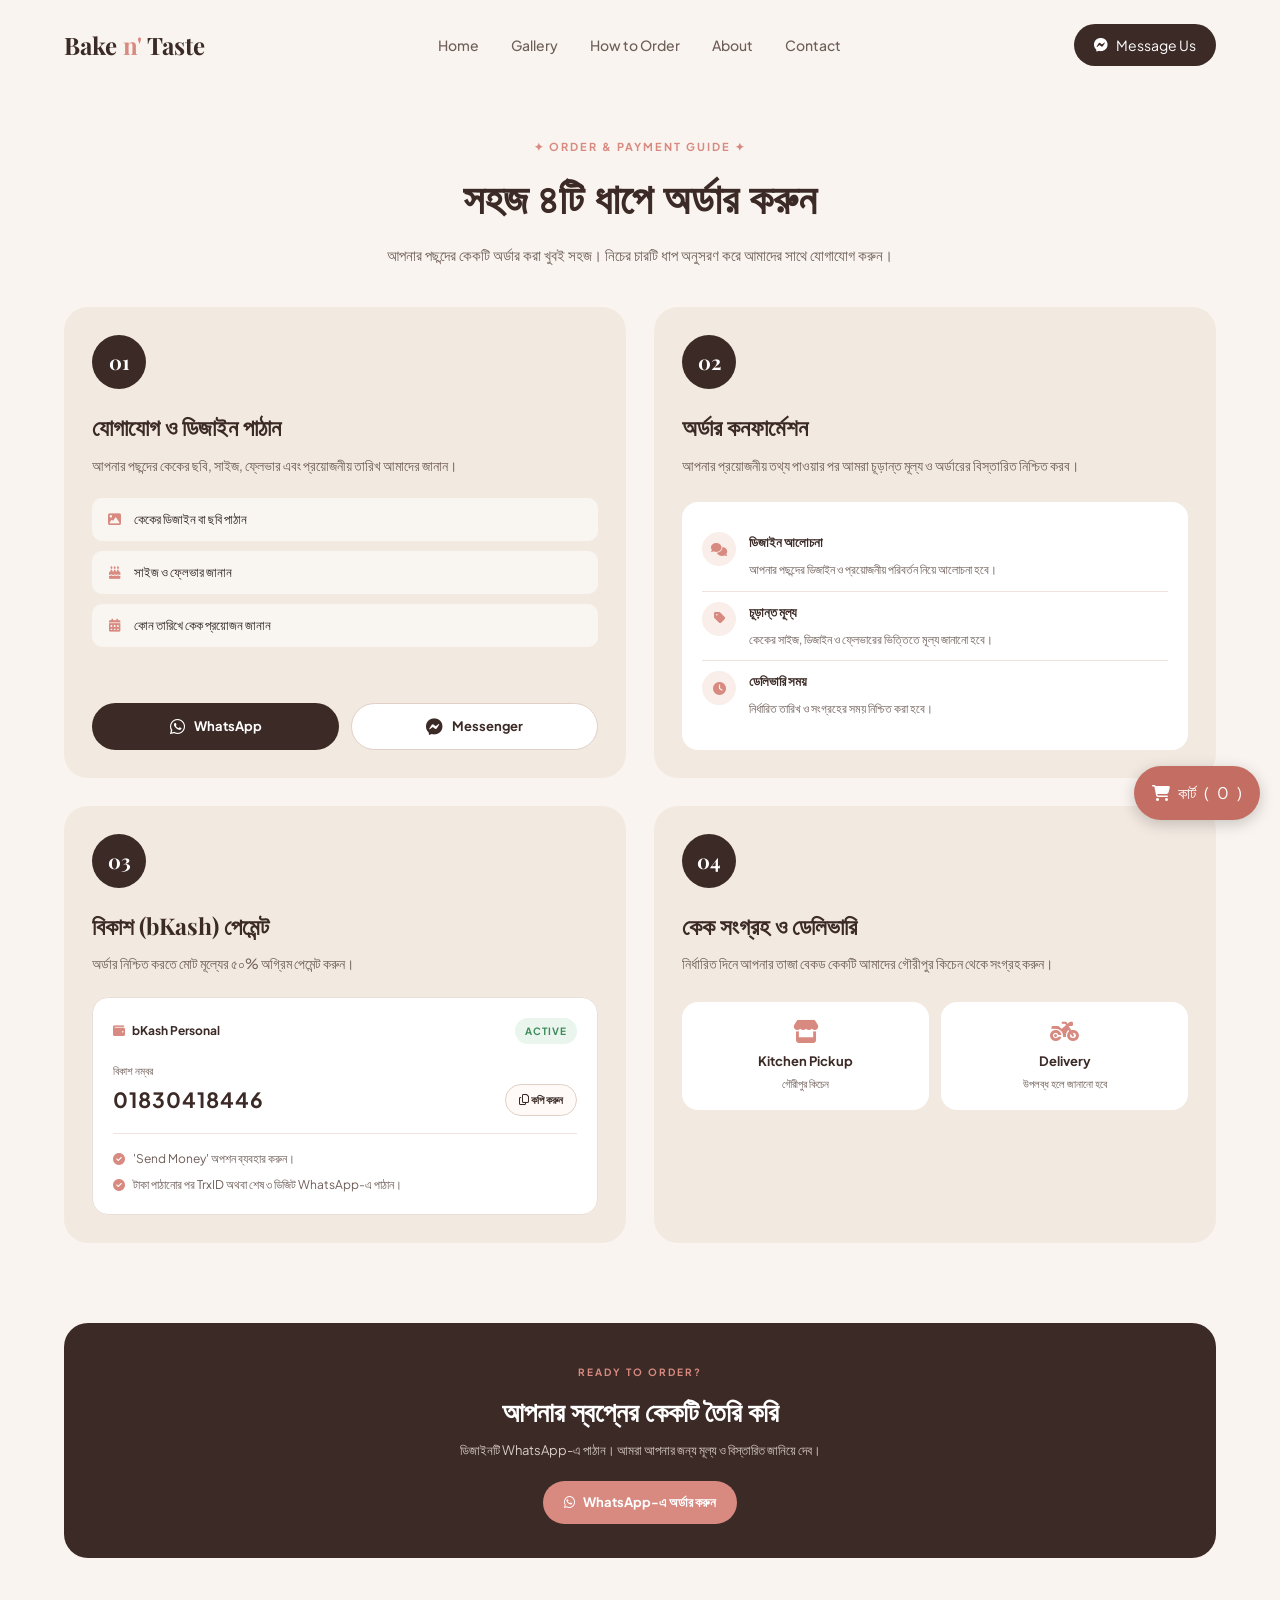
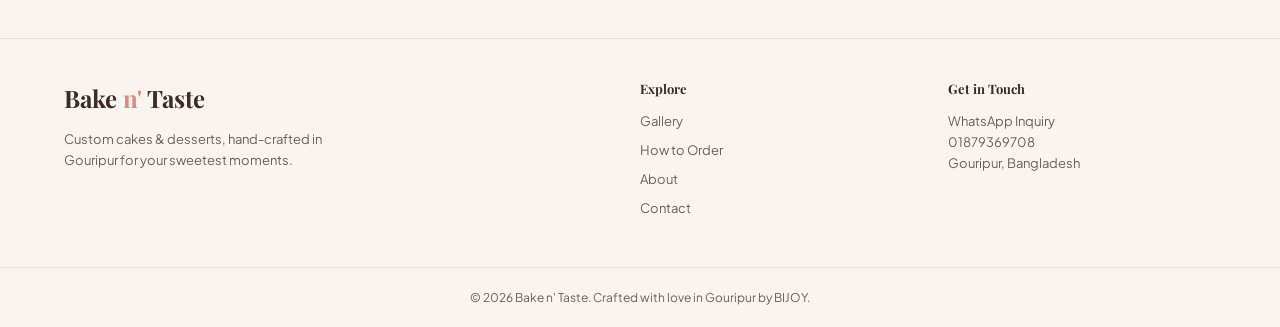
<file: Order_guide.html>
<!DOCTYPE html>
<html lang="bn">
<head>
    <meta charset="UTF-8">
    <meta name="viewport" content="width=device-width, initial-scale=1.0">

    <title>কিভাবে অর্ডার করবেন | Bake n' Taste</title>

    <!-- Google Fonts -->
    <link rel="preconnect" href="https://fonts.googleapis.com">
    <link rel="preconnect" href="https://fonts.gstatic.com" crossorigin>
    <link href="https://fonts.googleapis.com/css2?family=Playfair+Display:ital,wght@0,500;0,600;0,700;1,400&family=Plus+Jakarta+Sans:wght@400;500;600;700&display=swap" rel="stylesheet">
     <link rel="stylesheet" href="Order_guide_css.css">
    <!-- Font Awesome -->
    <link rel="stylesheet"
          href="https://cdnjs.cloudflare.com/ajax/libs/font-awesome/6.4.0/css/all.min.css">


</head>

<body>


<!-- =========================
     HEADER
========================= -->

    <header>
    <div class="container nav-container">
        <a href="index.html" class="logo">Bake <span>n'</span> Taste</a>
        
        <!-- Mobile Hamburger Toggle Button -->
        <button class="menu-toggle" id="mobileMenuBtn" aria-label="Toggle Navigation">
            <i class="fa-solid fa-bars"></i>
        </button>

        <ul class="nav-links" id="navLinks">
            <li><a href="index.html">Home</a></li>
            <li><a href="gallery.html">Gallery</a></li>
            <li><a href="Order_guide.html">How to Order</a></li>
            <li><a href="About_us.html">About</a></li>
            <li><a href="Contact.html">Contact</a></li>
        </ul>

   <a href="https://www.facebook.com/share/1DtUwRw7c8/" target="_blank" class="btn-header btn-messenger">
    <i class="fa-brands fa-facebook-messenger"></i> Message Us
</a>
    </div>
</header>



<!-- =========================
     PAGE HEADER
========================= -->

<section class="container page-header">

    <span class="section-tag">
        ✦ ORDER & PAYMENT GUIDE ✦
    </span>

    <h1>
        সহজ ৪টি ধাপে অর্ডার করুন
    </h1>

    <p>
        আপনার পছন্দের কেকটি অর্ডার করা খুবই সহজ।
        নিচের চারটি ধাপ অনুসরণ করে আমাদের সাথে যোগাযোগ করুন।
    </p>

</section>



<!-- =========================
     ORDER GUIDE
========================= -->

<section class="container">

    <div class="order-grid">


        <!-- =====================
             STEP 1
        ====================== -->

        <div class="order-card">

            <div class="step-number">
                01
            </div>

            <h2>
                যোগাযোগ ও ডিজাইন পাঠান
            </h2>

            <p>
                আপনার পছন্দের কেকের ছবি, সাইজ,
                ফ্লেভার এবং প্রয়োজনীয় তারিখ আমাদের জানান।
            </p>


            <div class="info-list">

                <div class="info-item">
                    <i class="fa-solid fa-image"></i>
                    <span>কেকের ডিজাইন বা ছবি পাঠান</span>
                </div>

                <div class="info-item">
                    <i class="fa-solid fa-cake-candles"></i>
                    <span>সাইজ ও ফ্লেভার জানান</span>
                </div>

                <div class="info-item">
                    <i class="fa-solid fa-calendar-days"></i>
                    <span>কোন তারিখে কেক প্রয়োজন জানান</span>
                </div>

            </div>


            <div class="contact-buttons">

                <a
                    href="https://wa.me/8801879369708"
                    target="_blank"
                    class="contact-btn whatsapp-btn">

                    <i class="fa-brands fa-whatsapp"></i>
                    WhatsApp

                </a>


                <a
                    href="https://m.me/yourfacebookpage"
                    target="_blank"
                    class="contact-btn messenger-btn">

                    <i class="fa-brands fa-facebook-messenger"></i>
                    Messenger

                </a>

            </div>

        </div>



        <!-- =====================
             STEP 2
        ====================== -->

        <div class="order-card">

            <div class="step-number">
                02
            </div>

            <h2>
                অর্ডার কনফার্মেশন
            </h2>

            <p>
                আপনার প্রয়োজনীয় তথ্য পাওয়ার পর আমরা
                চূড়ান্ত মূল্য ও অর্ডারের বিস্তারিত নিশ্চিত করব।
            </p>


            <div class="confirmation-box">

                <div class="confirmation-item">

                    <div class="confirmation-icon">
                        <i class="fa-solid fa-comments"></i>
                    </div>

                    <div>
                        <strong>ডিজাইন আলোচনা</strong>
                        <span>
                            আপনার পছন্দের ডিজাইন ও প্রয়োজনীয় পরিবর্তন নিয়ে আলোচনা হবে।
                        </span>
                    </div>

                </div>


                <div class="confirmation-item">

                    <div class="confirmation-icon">
                        <i class="fa-solid fa-tag"></i>
                    </div>

                    <div>
                        <strong>চূড়ান্ত মূল্য</strong>
                        <span>
                            কেকের সাইজ, ডিজাইন ও ফ্লেভারের ভিত্তিতে মূল্য জানানো হবে।
                        </span>
                    </div>

                </div>


                <div class="confirmation-item">

                    <div class="confirmation-icon">
                        <i class="fa-solid fa-clock"></i>
                    </div>

                    <div>
                        <strong>ডেলিভারি সময়</strong>
                        <span>
                            নির্ধারিত তারিখ ও সংগ্রহের সময় নিশ্চিত করা হবে।
                        </span>
                    </div>

                </div>

            </div>

        </div>



        <!-- =====================
             STEP 3
        ====================== -->

        <div class="order-card">

            <div class="step-number">
                03
            </div>

            <h2>
                বিকাশ (bKash) পেমেন্ট
            </h2>

            <p>
                অর্ডার নিশ্চিত করতে মোট মূল্যের
                ৫০% অগ্রিম পেমেন্ট করুন।
            </p>


            <div class="bkash-box">

                <div class="bkash-header">

                    <div class="bkash-badge">

                        <i class="fa-solid fa-wallet"></i>

                        bKash Personal

                    </div>

                    <span class="bkash-status">
                        Active
                    </span>

                </div>


                <div>

                    <span class="number-label">
                        বিকাশ নম্বর
                    </span>

                    <div class="bkash-number">

                        <strong id="bkashNum">
                            01830418446
                        </strong>

                        <button
                            onclick="copyBkash()"
                            class="copy-btn"
                            id="copyBtn">

                            <i class="fa-regular fa-copy"></i>
                            কপি করুন

                        </button>

                    </div>

                </div>


                <div class="payment-note">

                    <p>
                        <i class="fa-solid fa-circle-check"></i>
                        'Send Money' অপশন ব্যবহার করুন।
                    </p>

                    <p>
                        <i class="fa-solid fa-circle-check"></i>
                        টাকা পাঠানোর পর TrxID অথবা শেষ ৩ ডিজিট WhatsApp-এ পাঠান।
                    </p>

                </div>

            </div>

        </div>



        <!-- =====================
             STEP 4
        ====================== -->

        <div class="order-card">

            <div class="step-number">
                04
            </div>

            <h2>
                কেক সংগ্রহ ও ডেলিভারি
            </h2>

            <p>
                নির্ধারিত দিনে আপনার তাজা বেকড কেকটি
                আমাদের গৌরীপুর কিচেন থেকে সংগ্রহ করুন।
            </p>


            <div class="delivery-box">

                <div class="delivery-option">

                    <i class="fa-solid fa-store"></i>

                    <strong>
                        Kitchen Pickup
                    </strong>

                    <span>
                        গৌরীপুর কিচেন
                    </span>

                </div>


                <div class="delivery-option">

                    <i class="fa-solid fa-motorcycle"></i>

                    <strong>
                        Delivery
                    </strong>

                    <span>
                        উপলব্ধ হলে জানানো হবে
                    </span>

                </div>

            </div>

        </div>

    </div>


    <!-- =========================
         FINAL CTA
    ========================= -->

    <div class="order-cta">

        <span class="cta-tag">
            READY TO ORDER?
        </span>

        <h2>
            আপনার স্বপ্নের কেকটি তৈরি করি
        </h2>

        <p>
            ডিজাইনটি WhatsApp-এ পাঠান।
            আমরা আপনার জন্য মূল্য ও বিস্তারিত জানিয়ে দেব।
        </p>

        <a
            href="https://wa.me/8801879369708?text=Hi!%20I%20would%20like%20to%20order%20a%20cake."
            target="_blank"
            class="cta-button">

            <i class="fa-brands fa-whatsapp"></i>
            WhatsApp-এ অর্ডার করুন

        </a>

    </div>

</section>

    <!-- Footer -->
    <footer>
        <div class="container footer-grid">
            <div>
                <a href="#" class="logo">Bake <span>n'</span> Taste</a>
                <p style="margin-top: 12px; max-width: 300px;">Custom cakes & desserts, hand-crafted in Gouripur for your sweetest moments.</p>
            </div>
            <div>
                <h4 style="color: var(--primary-dark); margin-bottom: 12px;">Explore</h4>
                <ul class="footer-links">
                    <li><a href="gallery.html">Gallery</a></li>
                    <li><a href="Order_guide.html">How to Order</a></li>
                    <li><a href="about_us.html">About</a></li>
                    <li><a href="contact.html">Contact</a></li>
                </ul>
            </div>
            <div>
                <h4 style="color: var(--primary-dark); margin-bottom: 12px;">Get in Touch</h4>
                <p>WhatsApp Inquiry</p>
                <p>01879369708</p>
                <p>Gouripur, Bangladesh</p>
            </div>
        </div>
        <div class="footer-bottom">
            <p>© 2026 Bake n' Taste. Crafted with love in Gouripur by BIJOY.</p>
        </div>
    </footer>
  


<!-- Floating Cart Button -->
<div id="cartIcon"
     onclick="toggleCart()"
     style="position: fixed; bottom: 80px; right: 20px;
            background: #c46d62; color: #fff; padding: 14px 18px;
            border-radius: 50px; cursor: pointer;
            box-shadow: 0 4px 15px rgba(0,0,0,0.2);
            z-index: 1000; display: flex;
            align-items: center; gap: 8px;">

    <i class="fa-solid fa-cart-shopping"></i>
    <span>কার্ট</span> (<span id="cartCount">0</span>)
</div>


<!-- Cart Modal Drawer -->
<div id="cartModal"
     style="display: none; position: fixed; top: 0; right: 0;
            width: 320px; height: 100%; background: #fff;
            box-shadow: -5px 0 25px rgba(0,0,0,0.15);
            z-index: 1001; padding: 20px;
            box-sizing: border-box;
            flex-direction: column;
            justify-content: space-between;">

    <div>

        <div style="display: flex; justify-content: space-between;
                    align-items: center;
                    border-bottom: 1px solid #efe4da;
                    padding-bottom: 10px;">

            <h3 style="margin: 0; color: #3a2e2b;">
                আপনার কার্ট
            </h3>

            <span onclick="toggleCart()"
                  style="cursor: pointer; font-size: 20px;">
                ✕
            </span>

        </div>


        <div id="cartItems"
             style="margin-top: 15px;
                    max-height: 60vh;
                    overflow-y: auto;">

            <p style="color: #888; font-size: 14px;">
                আপনার কার্ট খালি।
            </p>

        </div>

    </div>


    <div style="border-top: 1px solid #efe4da;
                padding-top: 15px;">

        <h4 style="display: flex;
                   justify-content: space-between;
                   margin: 0 0 15px 0;
                   color: #3a2e2b;">

            <span>মোট মূল্য:</span>
            ৳ <span id="cartTotal">0</span>

        </h4>


        <button
            type="button"
            onclick="sendMessengerOrder()"
            class="btn btn-accent"
            style="width: 100%;
                   padding: 12px;
                   background: #0084ff;
                   border: none;
                   color: white;
                   border-radius: 8px;
                   font-weight: bold;
                   cursor: pointer;">

            <i class="fa-brands fa-facebook-messenger"></i>
            Messenger-এ অর্ডার পাঠান

        </button>

    </div>

</div>


<!-- =========================================================
     COPY BKASH SCRIPT
========================================================= -->

<script>

function copyBkash() {

    const numElement = document.getElementById("bkashNum");
    const btn = document.getElementById("copyBtn");

    if (!numElement || !btn) {
        return;
    }

    const num = numElement.innerText;

    navigator.clipboard.writeText(num).then(function () {

        btn.innerHTML =
            '<i class="fa-solid fa-check"></i> কপি হয়েছে!';

        btn.style.backgroundColor = "#1ebc57";
        btn.style.color = "#ffffff";
        btn.style.borderColor = "#1ebc57";


        setTimeout(function () {

            btn.innerHTML =
                '<i class="fa-regular fa-copy"></i> কপি করুন';

            btn.style.backgroundColor = "#fffaf7";
            btn.style.color = "#3a2e2b";
            btn.style.borderColor = "#e0d0c5";

        }, 2500);

    }).catch(function () {

        alert("নম্বর কপি করা যায়নি।");

    });

}

</script>




<!-- =========================================================
     MAIN EXTERNAL JAVASCRIPT
========================================================= -->

<script src="script_2.js?v=5.0"></script>


</body>
</html>
</file>
<file: About_us_css.css>
/* =========================
   ROOT
========================= */

:root {
    --bg-main: #f9f4ef;
    --bg-card: #f2e9e1;
    --primary-dark: #3b2a26;
    --accent-pink: #d88a80;
    --text-dark: #2c221e;
    --text-muted: #6e5e58;
    --white: #ffffff;
    --border: #e0d0c5;

    --radius-lg: 24px;
    --radius-md: 16px;
    --radius-sm: 10px;

    --transition: all 0.3s ease;
}


/* =========================
   RESET
========================= */

* {
    box-sizing: border-box;
    margin: 0;
    padding: 0;
}

html {
    scroll-behavior: smooth;
}

body {
    font-family: 'Plus Jakarta Sans', sans-serif;
    background-color: var(--bg-main);
    color: var(--text-dark);
    line-height: 1.6;
}

h1,
h2,
h3,
h4,
.logo {
    font-family: 'Playfair Display', serif;
}

a {
    text-decoration: none;
    color: inherit;
}

.container {
    max-width: 1200px;
    margin: 0 auto;
    padding: 0 24px;
}


/* =========================
   HEADER / NAVIGATION
========================= */

header {
    position: sticky;
    top: 0;
    z-index: 100;

    padding: 24px 0;

    background-color: rgba(249, 244, 239, 0.95);
    backdrop-filter: blur(10px);
}

.nav-container {
    display: flex;
    align-items: center;
    justify-content: space-between;
    position: relative;
}

.logo {
    color: var(--primary-dark);
    font-size: 24px;
    font-weight: 700;
    white-space: nowrap;
}

.logo span {
    color: var(--accent-pink);
}


/* Navigation */

.nav-links {
    display: flex;
    align-items: center;
    gap: 32px;
    list-style: none;
}

.nav-links a {
    color: var(--text-muted);
    font-size: 14px;
    font-weight: 500;
    transition: var(--transition);
}

.nav-links a:hover,
.nav-links a.active {
    color: var(--primary-dark);
}


/* Message Us Button */

.btn-header {
    display: flex;
    align-items: center;
    gap: 8px;

    padding: 10px 20px;

    border-radius: 30px;

    background-color: var(--primary-dark);
    color: var(--white) !important;

    font-size: 14px;

    transition: var(--transition);
}

.btn-header:hover {
    transform: translateY(-2px);

    box-shadow:
        0 8px 18px rgba(59, 42, 38, 0.15);
}


/* Mobile Hamburger */

.menu-toggle {
    display: none;

    border: 0;
    background: transparent;

    color: var(--primary-dark);

    font-size: 22px;

    cursor: pointer;

    padding: 5px;
}


/* =========================
   TABLET HEADER
========================= */

@media (max-width: 1024px) and (min-width: 769px) {

    .menu-toggle,
    #mobileMenuBtn {
        display: none !important;
    }

    .nav-links {
        display: flex;
    }

    .btn-header {
        display: flex;
    }
}


/* =========================
   MOBILE HEADER
========================= */

@media (max-width: 768px) {

    header {
        padding: 16px 0;
    }

    .nav-container {
        position: relative;
    }

    /* Hamburger */

    .menu-toggle {
        display: block;

        border: 0;
        background: transparent;

        color: var(--primary-dark);

        font-size: 22px;

        cursor: pointer;

        padding: 5px;
    }


    /* Mobile Navigation */

    .nav-links {
        position: absolute;

        top: 100%;
        left: 0;
        right: 0;

        display: none;

        flex-direction: column;
        align-items: stretch;

        gap: 16px;

        padding: 20px;

        border-radius: var(--radius-md);

        background-color: var(--white);

        box-shadow:
            0 10px 25px rgba(0, 0, 0, 0.10);

        text-align: center;

        z-index: 200;
    }

    .nav-links.nav-active {
        display: flex;
    }


    /* Hide Message Us on Mobile */

    .btn-header {
        display: none;
    }


    .nav-links a {
        display: block;

        width: 100%;

        padding: 5px 0;

        font-size: 14px;
    }
}


/* =========================
   PAGE HEADER
========================= */

.page-header {
    text-align: center;
    padding: 50px 0 35px;
}

.section-tag {
    display: block;

    margin-bottom: 8px;

    color: var(--accent-pink);

    font-size: 11px;
    font-weight: 700;

    letter-spacing: 2px;
}

.page-header h1 {
    color: var(--primary-dark);

    font-size: 44px;

    margin-bottom: 12px;
}

.page-header p {
    max-width: 570px;

    margin: 0 auto;

    color: var(--text-muted);

    font-size: 15px;
}


/* =========================
   STORY SECTION
========================= */

.story-section {
    padding: 15px 0 70px;
}

.story-grid {
    display: grid;

    grid-template-columns: 1fr 1fr;

    gap: 28px;

    align-items: stretch;
}


/* Story Image */

.story-image {
    min-height: 470px;

    overflow: hidden;

    border-radius: var(--radius-lg);

    background-color: var(--bg-card);
}

.story-image img {
    display: block;

    width: 100%;
    height: 100%;

    object-fit: cover;

    transition: var(--transition);
}

.story-image:hover img {
    transform: scale(1.03);
}


/* Story Content */

.story-content {
    display: flex;

    flex-direction: column;
    justify-content: center;

    padding: 42px;

    border-radius: var(--radius-lg);

    background-color: var(--bg-card);
}

.story-content .small-label {
    margin-bottom: 10px;

    color: var(--accent-pink);

    font-size: 10px;
    font-weight: 700;

    letter-spacing: 2px;

    text-transform: uppercase;
}

.story-content h2 {
    margin-bottom: 18px;

    color: var(--primary-dark);

    font-size: 34px;

    line-height: 1.2;
}

.story-content p {
    margin-bottom: 14px;

    color: var(--text-muted);

    font-size: 14px;
}

.story-signature {
    margin-top: 12px;

    color: var(--primary-dark);

    font-family: 'Playfair Display', serif;

    font-size: 20px;

    font-style: italic;
}


/* =========================
   VALUES
========================= */

.values-section {
    padding: 0 0 75px;
}

.section-heading {
    margin-bottom: 30px;

    text-align: center;
}

.section-heading .section-tag {
    margin-bottom: 7px;
}

.section-heading h2 {
    margin-bottom: 8px;

    color: var(--primary-dark);

    font-size: 34px;
}

.section-heading p {
    max-width: 520px;

    margin: 0 auto;

    color: var(--text-muted);

    font-size: 14px;
}


.values-grid {
    display: grid;

    grid-template-columns: repeat(3, 1fr);

    gap: 28px;
}

.value-card {
    padding: 30px 26px;

    border-radius: var(--radius-lg);

    background-color: var(--bg-card);

    text-align: center;

    transition: var(--transition);
}

.value-card:hover {
    transform: translateY(-6px);

    box-shadow:
        0 12px 24px rgba(0, 0, 0, 0.06);
}

.value-icon {
    display: flex;

    align-items: center;
    justify-content: center;

    width: 58px;
    height: 58px;

    margin: 0 auto 18px;

    border-radius: 50%;

    background-color: var(--white);

    color: var(--accent-pink);

    font-size: 22px;
}

.value-card h3 {
    margin-bottom: 8px;

    color: var(--primary-dark);

    font-size: 21px;
}

.value-card p {
    color: var(--text-muted);

    font-size: 13px;
}


/* =========================
   NUMBERS / HIGHLIGHTS
========================= */

.highlights-section {
    padding: 0 0 75px;
}

.highlights-box {
    display: grid;

    grid-template-columns: repeat(3, 1fr);

    gap: 20px;

    padding: 35px 25px;

    border-radius: var(--radius-lg);

    background-color: var(--primary-dark);

    text-align: center;
}

.highlight h3 {
    margin-bottom: 3px;

    color: var(--white);

    font-size: 31px;
}

.highlight p {
    color: #d8cbc6;

    font-size: 12px;
}


/* =========================
   CUSTOM CAKES
========================= */

.custom-section {
    padding-bottom: 80px;
}

.custom-box {
    display: grid;

    grid-template-columns: 1.4fr 1fr;

    gap: 35px;

    align-items: center;

    padding: 40px;

    border-radius: var(--radius-lg);

    background-color: var(--bg-card);
}

.custom-box h2 {
    margin-bottom: 10px;

    color: var(--primary-dark);

    font-size: 31px;
}

.custom-box p {
    max-width: 600px;

    color: var(--text-muted);

    font-size: 14px;
}

.custom-list {
    display: grid;

    grid-template-columns: 1fr 1fr;

    gap: 10px;

    margin-top: 20px;
}

.custom-list div {
    padding: 11px 13px;

    border-radius: 10px;

    background-color: var(--white);

    color: var(--primary-dark);

    font-size: 12px;
}

.custom-list i {
    margin-right: 6px;

    color: var(--accent-pink);
}

.custom-action {
    display: flex;

    justify-content: center;
}

.custom-button {
    display: inline-flex;

    align-items: center;

    gap: 8px;

    padding: 13px 23px;

    border-radius: 30px;

    background-color: var(--primary-dark);

    color: var(--white);

    font-size: 13px;
    font-weight: 700;

    transition: var(--transition);
}

.custom-button:hover {
    transform: translateY(-2px);

    box-shadow:
        0 8px 18px rgba(59, 42, 38, 0.15);
}


/* =========================
   FOOTER
========================= */

footer {
    padding: 40px 0 20px;

    border-top: 1px solid #e8ded5;

    color: var(--text-muted);

    font-size: 13px;
}

.footer-grid {
    display: grid;

    grid-template-columns: 2fr 1fr 1fr;

    gap: 40px;

    margin-bottom: 40px;
}

.footer-description {
    max-width: 300px;

    margin-top: 12px;
}

.footer-title {
    margin-bottom: 12px;

    color: var(--primary-dark);

    font-family: 'Playfair Display', serif;

    font-size: 16px;
}

.footer-links {
    list-style: none;
}

.footer-links li {
    margin-bottom: 8px;
}

.footer-links a {
    transition: var(--transition);
}

.footer-links a:hover {
    color: var(--primary-dark);
}

.footer-contact p {
    margin-bottom: 6px;
}

.footer-contact i {
    width: 18px;

    color: var(--accent-pink);
}

.footer-bottom {
    padding-top: 20px;

    border-top: 1px solid #e8ded5;

    text-align: center;

    font-size: 12px;
}


/* =========================
   TABLET
========================= */

@media (max-width: 900px) {

    .story-grid {
        grid-template-columns: 1fr;
    }

    .story-image {
        min-height: 400px;
    }

    .values-grid {
        grid-template-columns: 1fr 1fr;
    }

    .custom-box {
        grid-template-columns: 1fr;
    }

    .custom-action {
        justify-content: flex-start;
    }

    .footer-grid {
        grid-template-columns: 1fr 1fr;
    }
}


/* =========================
   MOBILE
========================= */

@media (max-width: 600px) {

    .container {
        padding: 0 18px;
    }

    header {
        padding: 16px 0;
    }

    .logo {
        font-size: 21px;
    }

    .menu-toggle {
        font-size: 21px;
    }

    .page-header {
        padding: 35px 0 25px;
    }

    .page-header h1 {
        font-size: 33px;
    }

    .page-header p {
        font-size: 13px;
    }

    .story-section {
        padding-bottom: 55px;
    }

    .story-image {
        min-height: 300px;
    }

    .story-content {
        padding: 27px 23px;
    }

    .story-content h2 {
        font-size: 28px;
    }

    .values-section,
    .highlights-section {
        padding-bottom: 55px;
    }

    .values-grid {
        grid-template-columns: 1fr;

        gap: 18px;
    }

    .section-heading h2 {
        font-size: 29px;
    }

    .highlights-box {
        grid-template-columns: 1fr;

        gap: 25px;

        padding: 28px 20px;
    }

    .custom-box {
        padding: 27px 22px;
    }

    .custom-box h2 {
        font-size: 27px;
    }

    .custom-list {
        grid-template-columns: 1fr;
    }

    .footer-grid {
        grid-template-columns: 1fr;

        gap: 28px;
    }
}
</file>
<file: Contact_css.css>
/* =========================================================
   BAKE N' TASTE — CONTACT PAGE
   Complete Responsive CSS
   Same Header System as Gallery & Order Guide
========================================================= */


/* =========================================================
   ROOT VARIABLES
========================================================= */

:root {
    --bg-main: #f9f4ef;
    --bg-soft: #f5eeea;
    --bg-card: #f2e9e1;

    --primary-dark: #3b2a26;
    --primary-darker: #332623;

    --accent-pink: #d88a80;
    --accent-dark: #c46d62;

    --text-dark: #2c221e;
    --text-muted: #6e5e58;

    --white: #ffffff;

    --border: #e8d9d0;

    --radius-lg: 24px;
    --radius-md: 16px;
    --radius-sm: 10px;

    --transition: all 0.3s ease;
}


/* =========================================================
   RESET
========================================================= */

* {
    box-sizing: border-box;
    margin: 0;
    padding: 0;
}

html {
    scroll-behavior: smooth;
}

html,
body {
    max-width: 100%;
    overflow-x: hidden;
}

body {
    font-family: 'Plus Jakarta Sans', sans-serif;
    background: var(--bg-main);
    color: var(--text-dark);
    line-height: 1.6;
}

h1,
h2,
h3,
h4,
.logo {
    font-family: 'Playfair Display', serif;
}

a {
    color: inherit;
    text-decoration: none;
}

img {
    display: block;
    max-width: 100%;
}

button,
input,
select,
textarea {
    font-family: inherit;
}


/* =========================================================
   CONTAINER
========================================================= */

.container {
    width: 100%;
    max-width: 1200px;
    margin: 0 auto;
    padding: 0 24px;
}


/* =========================================================
   HEADER / NAVIGATION
   SAME AS GALLERY + ORDER GUIDE
========================================================= */

header {
    position: sticky;
    top: 0;
    z-index: 1000;

    padding: 24px 0;

    background-color: rgba(249, 244, 239, 0.95);

    backdrop-filter: blur(10px);
}

.nav-container {
    display: flex;
    align-items: center;
    justify-content: space-between;
    position: relative;
}


/* =========================================================
   LOGO
========================================================= */

.logo {
    color: var(--primary-dark);
    font-size: 24px;
    font-weight: 700;
    white-space: nowrap;
}

.logo span {
    color: var(--accent-pink);
}


/* =========================================================
   NAVIGATION LINKS
========================================================= */

.nav-links {
    display: flex;
    align-items: center;
    gap: 32px;
    list-style: none;
}

.nav-links a {
    color: var(--text-muted);
    font-size: 14px;
    font-weight: 500;
    transition: var(--transition);
}

.nav-links a:hover,
.nav-links a.active {
    color: var(--primary-dark);
}


/* =========================================================
   MESSAGE US BUTTON
========================================================= */

.btn-header {
    display: flex;
    align-items: center;
    gap: 8px;

    padding: 10px 20px;

    border-radius: 30px;

    background-color: var(--primary-dark);
    color: var(--white) !important;

    font-size: 14px;

    transition: var(--transition);
}

.btn-header:hover {
    transform: translateY(-2px);
    box-shadow: 0 8px 18px rgba(59, 42, 38, 0.15);
}


/* =========================================================
   HAMBURGER BUTTON
========================================================= */

.menu-toggle {
    display: none;

    border: 0;
    background: transparent;

    color: var(--primary-dark);

    font-size: 22px;

    cursor: pointer;
    padding: 5px;
}


/* =========================================================
   TABLET
   769px – 1024px
========================================================= */

@media (max-width: 1024px) and (min-width: 769px) {

    .menu-toggle,
    #mobileMenuBtn {
        display: none !important;
    }

    .nav-links {
        display: flex;
    }

    .btn-header {
        display: flex;
    }
}


/* =========================================================
   CONTACT HERO
========================================================= */

.contact-hero {
    position: relative;

    padding: 100px 0 115px;

    overflow: hidden;

    background:
        radial-gradient(
            circle at 10% 20%,
            rgba(216, 138, 128, 0.09),
            transparent 30%
        ),
        linear-gradient(
            135deg,
            #fdfbf7 0%,
            #f7eee8 100%
        );

    text-align: center;
}

.contact-hero::before {
    content: "";

    position: absolute;

    width: 280px;
    height: 280px;

    top: -140px;
    right: -80px;

    border: 1px solid rgba(196, 109, 98, 0.15);

    border-radius: 50%;
}

.contact-hero::after {
    content: "";

    position: absolute;

    width: 180px;
    height: 180px;

    bottom: -100px;
    left: -50px;

    border: 1px solid rgba(196, 109, 98, 0.12);

    border-radius: 50%;
}

.contact-hero-inner {
    position: relative;
    z-index: 2;

    max-width: 820px;
}

.contact-tag {
    display: inline-flex;
    align-items: center;
    gap: 10px;

    margin-bottom: 18px;
    padding: 8px 18px;

    border: 1px solid #e2cfc4;
    border-radius: 40px;

    background: #fcf9f5;

    color: var(--accent-dark);

    font-size: 10px;
    font-weight: 700;

    letter-spacing: 2.5px;
}

.contact-hero h1 {
    margin-bottom: 20px;

    color: var(--primary-dark);

    font-size: 52px;
    line-height: 1.15;
}

.contact-hero h1 span {
    display: block;

    color: var(--accent-dark);

    font-style: italic;
}

.contact-hero p {
    max-width: 680px;

    margin: 0 auto 30px;

    color: var(--text-muted);

    font-family: 'Tiro Bangla', serif;

    font-size: 17px;
    line-height: 1.9;
}


/* =========================================================
   HERO BUTTONS
========================================================= */

.hero-contact-actions {
    display: flex;
    justify-content: center;
    align-items: center;

    flex-wrap: wrap;

    gap: 12px;
}

.contact-primary-btn,
.contact-secondary-btn {
    display: inline-flex;
    align-items: center;
    justify-content: center;

    gap: 9px;

    padding: 13px 24px;

    border-radius: 30px;

    font-size: 14px;
    font-weight: 600;

    transition: var(--transition);
}

.contact-primary-btn {
    background: var(--primary-dark);
    color: var(--white);

    box-shadow: 0 6px 18px rgba(59, 42, 38, 0.14);
}

.contact-primary-btn:hover {
    background: var(--accent-dark);
    transform: translateY(-2px);
}

.contact-secondary-btn {
    border: 1px solid var(--primary-dark);

    color: var(--primary-dark);
}

.contact-secondary-btn:hover {
    background: var(--primary-dark);
    color: var(--white);
}


/* =========================================================
   SHARED SECTION TYPOGRAPHY
========================================================= */

.section-header {
    max-width: 650px;

    margin: 0 auto 45px;

    text-align: center;
}

.section-tag {
    display: block;

    margin-bottom: 8px;

    color: var(--accent-dark);

    font-size: 10px;
    font-weight: 700;

    letter-spacing: 2px;

    text-transform: uppercase;
}

.section-title {
    margin-bottom: 14px;

    color: var(--primary-dark);

    font-size: 38px;

    line-height: 1.25;
}

.section-desc {
    color: var(--text-muted);

    font-size: 14px;
    line-height: 1.8;
}


/* =========================================================
   CONTACT INFORMATION
========================================================= */

.contact-main {
    padding: 90px 0;

    background: var(--bg-main);
}

.contact-info-grid {
    display: grid;

    grid-template-columns: repeat(4, 1fr);

    gap: 18px;
}

.contact-card {
    position: relative;

    display: flex;
    flex-direction: column;

    min-height: 250px;

    padding: 25px 22px;

    border: 1px solid var(--border);

    border-radius: 20px;

    background: var(--white);

    box-shadow: 0 7px 22px rgba(59, 42, 38, 0.04);

    transition: var(--transition);
}

.contact-card:hover {
    transform: translateY(-7px);

    border-color: var(--accent-pink);

    box-shadow:
        0 15px 35px rgba(59, 42, 38, 0.09);
}


/* =========================================================
   CONTACT ICONS
========================================================= */

.contact-icon {
    display: flex;
    align-items: center;
    justify-content: center;

    width: 50px;
    height: 50px;

    margin-bottom: 18px;

    border-radius: 50%;

    background: #faf2ed;

    color: var(--accent-dark);

    font-size: 20px;
}

.whatsapp-icon {
    color: #25d366;
}

.phone-icon {
    color: var(--accent-dark);
}

.location-icon {
    color: var(--accent-dark);
}

.facebook-icon {
    color: #1877f2;
}


/* =========================================================
   CONTACT CARD TEXT
========================================================= */

.contact-card-label {
    margin-bottom: 5px;

    color: var(--accent-dark);

    font-size: 9px;
    font-weight: 700;

    letter-spacing: 2px;

    text-transform: uppercase;
}

.contact-card h3 {
    margin-bottom: 7px;

    color: var(--primary-dark);

    font-size: 19px;
}

.contact-card p {
    color: var(--text-muted);

    font-size: 12px;
    line-height: 1.7;
}

.contact-card-link {
    display: inline-flex;
    align-items: center;

    gap: 7px;

    margin-top: auto;
    padding-top: 18px;

    color: var(--accent-dark);

    font-size: 11px;
    font-weight: 700;
}

.contact-card-link i {
    font-size: 9px;

    transition: transform 0.3s ease;
}

.contact-card:hover .contact-card-link i {
    transform: translateX(4px);
}


/* =========================================================
   MESSAGE SECTION
========================================================= */

.message-section {
    padding: 90px 0;

    background: var(--bg-soft);
}

.message-wrapper {
    display: grid;

    grid-template-columns: 0.85fr 1.15fr;

    gap: 60px;

    align-items: center;

    max-width: 1100px;

    margin: 0 auto;
}

.message-intro h2 {
    margin-bottom: 18px;

    color: var(--primary-dark);

    font-size: 40px;
    line-height: 1.2;
}

.message-intro h2 span {
    display: block;

    color: var(--accent-dark);

    font-style: italic;
}

.message-intro > p {
    margin-bottom: 28px;

    color: var(--text-muted);

    font-family: 'Tiro Bangla', serif;

    font-size: 14px;
    line-height: 1.9;
}


/* =========================================================
   MESSAGE POINTS
========================================================= */

.message-points {
    display: flex;
    flex-direction: column;

    gap: 12px;
}

.message-points div {
    display: flex;
    align-items: center;

    gap: 10px;

    color: var(--text-dark);

    font-size: 13px;
}

.message-points i {
    display: flex;
    align-items: center;
    justify-content: center;

    width: 22px;
    height: 22px;

    border-radius: 50%;

    background: #ead7cd;

    color: var(--accent-dark);

    font-size: 9px;
}


/* =========================================================
   CONTACT FORM
========================================================= */

.contact-form-card {
    padding: 32px;

    border: 1px solid #eadbd3;

    border-radius: 24px;

    background: var(--white);

    box-shadow:
        0 15px 40px rgba(59, 42, 38, 0.07);
}

.form-row {
    display: grid;

    grid-template-columns: 1fr 1fr;

    gap: 16px;
}

.form-group {
    margin-bottom: 18px;
}

.form-group label {
    display: block;

    margin-bottom: 7px;

    color: var(--primary-dark);

    font-size: 12px;
    font-weight: 700;
}

.form-group input,
.form-group select,
.form-group textarea {
    width: 100%;

    padding: 12px 14px;

    border: 1px solid #e1d3cb;

    border-radius: 10px;

    outline: none;

    background: #fffdfb;

    color: var(--text-dark);

    font-size: 13px;

    transition: var(--transition);
}

.form-group input:focus,
.form-group select:focus,
.form-group textarea:focus {
    border-color: var(--accent-pink);

    box-shadow:
        0 0 0 3px rgba(216, 138, 128, 0.10);
}

.form-group textarea {
    resize: vertical;

    min-height: 120px;
}


/* =========================================================
   FORM SUBMIT BUTTON
========================================================= */

.form-submit {
    display: flex;
    align-items: center;
    justify-content: center;

    width: 100%;

    gap: 9px;

    padding: 13px 20px;

    border: 0;

    border-radius: 30px;

    background: var(--primary-dark);

    color: var(--white);

    font-size: 13px;
    font-weight: 700;

    cursor: pointer;

    transition: var(--transition);
}

.form-submit:hover {
    background: var(--accent-dark);

    transform: translateY(-2px);

    box-shadow:
        0 8px 18px rgba(59, 42, 38, 0.15);
}


/* =========================================================
   BUSINESS HOURS
========================================================= */

.hours-section {
    padding: 65px 0;

    background: var(--bg-main);
}

.hours-card {
    display: flex;
    align-items: center;

    gap: 25px;

    padding: 32px;

    border: 1px solid var(--border);

    border-radius: 22px;

    background:
        linear-gradient(
            135deg,
            #fffdfb,
            #f8eee8
        );

    box-shadow:
        0 10px 30px rgba(59, 42, 38, 0.05);
}

.hours-icon {
    display: flex;
    align-items: center;
    justify-content: center;

    flex-shrink: 0;

    width: 60px;
    height: 60px;

    border-radius: 50%;

    background: #f3e2da;

    color: var(--accent-dark);

    font-size: 23px;
}

.hours-content {
    flex: 1;
}

.hours-content h2 {
    margin-bottom: 5px;

    color: var(--primary-dark);

    font-size: 25px;
}

.hours-content p {
    color: var(--text-muted);

    font-size: 12px;
}

.hours-time {
    display: flex;
    align-items: center;

    gap: 28px;
}

.hours-time div {
    display: flex;
    flex-direction: column;

    gap: 3px;
}

.hours-time span {
    color: #8d7a73;

    font-size: 10px;

    letter-spacing: 0.5px;
}

.hours-time strong {
    color: var(--primary-dark);

    font-family: 'Playfair Display', serif;

    font-size: 16px;
}

.hours-time .closed-day strong {
    color: var(--accent-dark);
}


/* =========================================================
   LOCATION SECTION
========================================================= */

.location-section {
    padding: 95px 0;

    background:
        linear-gradient(
            180deg,
            #fdfbf7 0%,
            #f5eeea 100%
        );
}

.location-grid {
    display: grid;

    grid-template-columns: 0.9fr 1.1fr;

    gap: 60px;

    align-items: center;

    max-width: 1100px;

    margin: 0 auto;
}

.location-content h2 {
    margin-bottom: 18px;

    color: var(--primary-dark);

    font-size: 38px;

    line-height: 1.25;
}

.location-content h2 span {
    display: block;

    color: var(--accent-dark);

    font-style: italic;
}

.location-content > p {
    margin-bottom: 25px;

    color: var(--text-muted);

    font-family: 'Tiro Bangla', serif;

    font-size: 14px;

    line-height: 1.9;
}


/* =========================================================
   ADDRESS BOX
========================================================= */

.address-box {
    display: flex;
    align-items: flex-start;

    gap: 14px;

    margin-bottom: 22px;

    padding: 18px;

    border: 1px solid var(--border);

    border-radius: 15px;

    background: var(--white);
}

.address-icon {
    display: flex;
    align-items: center;
    justify-content: center;

    flex-shrink: 0;

    width: 40px;
    height: 40px;

    border-radius: 10px;

    background: #faf0eb;

    color: var(--accent-dark);
}

.address-box strong {
    display: block;

    margin-bottom: 4px;

    color: var(--primary-dark);

    font-size: 13px;
}

.address-box p {
    color: var(--text-muted);

    font-size: 12px;

    line-height: 1.7;
}


/* =========================================================
   MAP BUTTON
========================================================= */

.map-button {
    display: inline-flex;
    align-items: center;

    gap: 8px;

    padding: 11px 20px;

    border-radius: 30px;

    background: var(--primary-dark);

    color: var(--white);

    font-size: 12px;
    font-weight: 600;

    transition: var(--transition);
}

.map-button:hover {
    background: var(--accent-dark);

    transform: translateY(-2px);
}


/* =========================================================
   MAP CARD
========================================================= */

.map-card {
    position: relative;

    min-height: 390px;

    overflow: hidden;

    border: 1px solid #e2d3cb;

    border-radius: 25px;

    background:
        radial-gradient(
            circle at 20% 20%,
            rgba(216, 138, 128, 0.12),
            transparent 25%
        ),
        linear-gradient(
            135deg,
            #eee1d9,
            #f9f4ef
        );

    box-shadow:
        0 15px 40px rgba(59, 42, 38, 0.07);
}

.map-card::before {
    content: "";

    position: absolute;

    width: 250px;
    height: 250px;

    top: -100px;
    right: -80px;

    border: 1px dashed rgba(196, 109, 98, 0.25);

    border-radius: 50%;
}

.map-card::after {
    content: "";

    position: absolute;

    width: 180px;
    height: 180px;

    bottom: -90px;
    left: -50px;

    border: 1px dashed rgba(196, 109, 98, 0.2);

    border-radius: 50%;
}

.map-placeholder {
    position: absolute;

    inset: 0;

    display: flex;
    flex-direction: column;

    align-items: center;
    justify-content: center;

    text-align: center;

    z-index: 2;
}

.map-placeholder > i {
    display: flex;
    align-items: center;
    justify-content: center;

    width: 65px;
    height: 65px;

    margin-bottom: 16px;

    border-radius: 50%;

    background: var(--white);

    color: var(--accent-dark);

    font-size: 25px;

    box-shadow:
        0 8px 20px rgba(59, 42, 38, 0.09);
}

.map-placeholder h3 {
    margin-bottom: 4px;

    color: var(--primary-dark);

    font-size: 24px;
}

.map-placeholder p {
    margin-bottom: 18px;

    color: var(--text-muted);

    font-size: 12px;
}

.map-placeholder a {
    display: inline-flex;
    align-items: center;

    gap: 7px;

    padding: 10px 17px;

    border-radius: 25px;

    background: var(--primary-dark);

    color: var(--white);

    font-size: 11px;
    font-weight: 600;

    transition: var(--transition);
}

.map-placeholder a:hover {
    background: var(--accent-dark);

    transform: translateY(-2px);
}


/* =========================================================
   FINAL CTA
========================================================= */

.final-contact-section {
    padding: 40px 0 90px;

    background: var(--bg-soft);
}

.final-contact-card {
    position: relative;

    overflow: hidden;

    padding: 65px 30px;

    border-radius: 28px;

    background: var(--primary-dark);

    text-align: center;

    color: var(--white);
}

.final-contact-card::before {
    content: "";

    position: absolute;

    width: 260px;
    height: 260px;

    top: -130px;
    left: -70px;

    border: 1px solid rgba(216, 138, 128, 0.22);

    border-radius: 50%;
}

.final-contact-card::after {
    content: "";

    position: absolute;

    width: 200px;
    height: 200px;

    right: -70px;
    bottom: -110px;

    border: 1px solid rgba(216, 138, 128, 0.18);

    border-radius: 50%;
}

.final-contact-card > * {
    position: relative;
    z-index: 2;
}

.final-contact-card .section-tag {
    color: var(--accent-pink);
}

.final-contact-card h2 {
    margin-bottom: 14px;

    font-size: 40px;

    line-height: 1.25;
}

.final-contact-card h2 span {
    color: var(--accent-pink);

    font-style: italic;
}

.final-contact-card p {
    max-width: 570px;

    margin: 0 auto 28px;

    color: rgba(255, 255, 255, 0.68);

    font-family: 'Tiro Bangla', serif;

    font-size: 14px;
}

.final-buttons {
    display: flex;
    justify-content: center;

    flex-wrap: wrap;

    gap: 12px;
}

.final-whatsapp,
.final-call {
    display: inline-flex;
    align-items: center;
    justify-content: center;

    gap: 8px;

    padding: 12px 22px;

    border-radius: 30px;

    font-size: 13px;
    font-weight: 600;

    transition: var(--transition);
}

.final-whatsapp {
    background: var(--accent-dark);

    color: var(--white);
}

.final-whatsapp:hover {
    background: #d27b70;

    transform: translateY(-2px);
}

.final-call {
    border: 1px solid rgba(255,255,255,0.35);

    color: var(--white);
}

.final-call:hover {
    background: var(--white);

    color: var(--primary-dark);
}


/* =========================================================
   FOOTER
========================================================= */

footer {
    padding: 45px 0 20px;

    border-top: 1px solid #e8ded5;

    background: var(--bg-main);

    color: var(--text-muted);

    font-size: 13px;
}

.footer-grid {
    display: grid;

    grid-template-columns: 2fr 1fr 1fr;

    gap: 50px;

    margin-bottom: 40px;
}

.footer-brand p {
    max-width: 310px;

    margin-top: 12px;

    line-height: 1.7;
}

.footer-grid h4 {
    margin-bottom: 14px;

    color: var(--primary-dark);

    font-family: 'Plus Jakarta Sans', sans-serif;

    font-size: 13px;
}

.footer-links {
    list-style: none;
}

.footer-links li {
    margin-bottom: 9px;
}

.footer-links a {
    transition: var(--transition);
}

.footer-links a:hover {
    color: var(--accent-dark);

    padding-left: 3px;
}


/* =========================================================
   FOOTER SOCIAL
========================================================= */

.footer-social {
    display: flex;

    gap: 8px;

    margin-top: 18px;
}

.footer-social a {
    display: flex;
    align-items: center;
    justify-content: center;

    width: 34px;
    height: 34px;

    border: 1px solid #e0d2ca;

    border-radius: 50%;

    background: var(--white);

    color: var(--primary-dark);

    transition: var(--transition);
}

.footer-social a:hover {
    background: var(--accent-dark);

    border-color: var(--accent-dark);

    color: var(--white);

    transform: translateY(-2px);
}


/* =========================================================
   FOOTER CONTACT
========================================================= */

.footer-contact {
    display: flex;
    flex-direction: column;

    gap: 10px;
}

.footer-contact p {
    display: flex;
    align-items: center;

    gap: 8px;
}

.footer-contact i {
    width: 15px;

    color: var(--accent-dark);
}


/* =========================================================
   FOOTER BOTTOM
========================================================= */

.footer-bottom {
    padding-top: 20px;

    border-top: 1px solid #e8ded5;

    text-align: center;

    font-size: 12px;
}


/* =========================================================
   FLOATING WHATSAPP
========================================================= */

.floating-whatsapp {
    position: fixed;

    right: 24px;
    bottom: 24px;

    z-index: 900;

    display: flex;
    align-items: center;

    gap: 8px;

    padding: 12px 19px;

    border-radius: 30px;

    background: var(--primary-dark);

    color: var(--white);

    box-shadow:
        0 10px 25px rgba(0, 0, 0, 0.16);

    font-size: 12px;
    font-weight: 600;

    transition: var(--transition);
}

.floating-whatsapp i {
    color: #25d366;

    font-size: 18px;
}

.floating-whatsapp:hover {
    transform: translateY(-3px);

    background: var(--accent-dark);
}


/* =========================================================
   TABLET
========================================================= */

@media (max-width: 1000px) {

    .contact-info-grid {
        grid-template-columns: repeat(2, 1fr);
    }

    .message-wrapper,
    .location-grid {
        grid-template-columns: 1fr;

        gap: 40px;
    }

    .message-intro {
        text-align: center;
    }

    .message-intro .section-tag {
        text-align: center;
    }

    .message-points {
        display: grid;

        grid-template-columns: repeat(2, 1fr);

        max-width: 500px;

        margin: 0 auto;

        text-align: left;
    }

    .hours-card {
        flex-wrap: wrap;
    }

    .hours-content {
        min-width: 300px;
    }

    .hours-time {
        width: 100%;

        justify-content: center;

        padding-top: 20px;

        border-top: 1px solid var(--border);
    }
}


/* =========================================================
   MOBILE NAVIGATION
   SAME SYSTEM AS GALLERY / ORDER GUIDE
========================================================= */

@media (max-width: 768px) {

    .container {
        padding: 0 18px;
    }


    /* =========================
       HEADER
    ========================= */

    header {
        padding: 16px 0;
    }

    .nav-container {
        position: relative;
    }

    .menu-toggle {
        display: block;

        border: 0;
        background: transparent;

        color: var(--primary-dark);

        font-size: 22px;

        cursor: pointer;

        padding: 5px;
    }

    .nav-links {
        position: absolute;

        top: 100%;
        left: 0;
        right: 0;

        display: none;

        flex-direction: column;

        align-items: stretch;

        gap: 16px;

        padding: 20px;

        border-radius: var(--radius-md);

        background-color: var(--white);

        box-shadow:
            0 10px 25px rgba(0, 0, 0, 0.10);

        text-align: center;

        z-index: 200;
    }

    .nav-links.nav-active {
        display: flex;
    }

    .nav-links a {
        display: block;

        width: 100%;

        padding: 5px 0;

        font-size: 14px;
    }

    .btn-header {
        display: none;
    }


    /* =========================
       HERO
    ========================= */

    .contact-hero {
        padding: 70px 0 80px;
    }

    .contact-hero h1 {
        font-size: 38px;
    }

    .contact-hero p {
        font-size: 14px;
    }

    .hero-contact-actions {
        flex-direction: column;

        width: 100%;
    }

    .contact-primary-btn,
    .contact-secondary-btn {
        width: 100%;
    }


    /* =========================
       SECTIONS
    ========================= */

    .contact-main,
    .message-section,
    .location-section {
        padding: 70px 0;
    }

    .section-title {
        font-size: 30px;
    }


    /* =========================
       CONTACT CARDS
    ========================= */

    .contact-info-grid {
        grid-template-columns: 1fr;

        gap: 15px;
    }

    .contact-card {
        min-height: auto;

        padding: 22px;
    }


    /* =========================
       MESSAGE
    ========================= */

    .message-intro h2 {
        font-size: 34px;
    }

    .message-points {
        grid-template-columns: 1fr;
    }

    .contact-form-card {
        padding: 23px 18px;
    }

    .form-row {
        grid-template-columns: 1fr;

        gap: 0;
    }


    /* =========================
       BUSINESS HOURS
    ========================= */

    .hours-card {
        flex-direction: column;

        align-items: center;

        text-align: center;
    }

    .hours-content {
        min-width: 0;
    }

    .hours-time {
        flex-direction: column;

        gap: 15px;
    }


    /* =========================
       LOCATION
    ========================= */

    .location-content {
        text-align: center;
    }

    .location-content .section-tag {
        text-align: center;
    }

    .address-box {
        text-align: left;
    }

    .map-card {
        min-height: 320px;
    }


    /* =========================
       FINAL CTA
    ========================= */

    .final-contact-card {
        padding: 50px 20px;
    }

    .final-contact-card h2 {
        font-size: 31px;
    }


    /* =========================
       FOOTER
    ========================= */

    .footer-grid {
        grid-template-columns: 1fr;

        gap: 28px;

        text-align: center;
    }

    .footer-brand p {
        margin-right: auto;
        margin-left: auto;
    }

    .footer-social {
        justify-content: center;
    }

    .footer-contact {
        align-items: center;
    }


    /* =========================
       FLOATING WHATSAPP
    ========================= */

    .floating-whatsapp {
        right: 15px;
        bottom: 15px;

        padding: 11px 15px;
    }
}


/* =========================================================
   SMALL PHONES
========================================================= */

@media (max-width: 600px) {

    .container {
        padding: 0 18px;
    }

    header {
        padding: 16px 0;
    }

    .logo {
        font-size: 21px;
    }

    .menu-toggle {
        font-size: 21px;
    }

    .contact-tag {
        font-size: 8px;

        letter-spacing: 1.8px;
    }

    .contact-hero h1 {
        font-size: 32px;
    }

    .contact-hero p {
        font-size: 13px;

        line-height: 1.8;
    }

    .section-title {
        font-size: 28px;
    }

    .message-intro h2 {
        font-size: 31px;
    }

    .location-content h2 {
        font-size: 31px;
    }

    .map-card {
        min-height: 300px;
    }

    .map-placeholder h3 {
        font-size: 21px;
    }

    .floating-whatsapp span {
        display: none;
    }

    .floating-whatsapp {
        width: 50px;
        height: 50px;

        justify-content: center;

        padding: 0;
    }

    .floating-whatsapp i {
        font-size: 20px;
    }
}


/* =========================================================
   VERY SMALL PHONES
========================================================= */

@media (max-width: 400px) {

    .container {
        padding: 0 15px;
    }

    .logo {
        font-size: 20px;
    }

    .contact-hero {
        padding: 60px 0 70px;
    }

    .contact-hero h1 {
        font-size: 29px;
    }

    .section-title {
        font-size: 26px;
    }

    .message-intro h2 {
        font-size: 29px;
    }

    .location-content h2 {
        font-size: 29px;
    }

    .contact-form-card {
        padding: 20px 15px;
    }

    .map-card {
        min-height: 280px;
    }

    .final-contact-card h2 {
        font-size: 28px;
    }
}
</file>
<file: gallery_style.css>
/* ========================================
   BAKE N' TASTE — GALLERY PAGE
   Complete Responsive CSS
======================================== */


/* =========================
   ROOT VARIABLES
========================= */

:root {
    --bg-main: #f9f4ef;
    --bg-card: #f2e9e1;
    --primary-dark: #3b2a26;
    --accent-pink: #d88a80;
    --text-dark: #2c221e;
    --text-muted: #6e5e58;
    --white: #ffffff;
    --border: #e0d0c5;

    --radius-lg: 24px;
    --radius-md: 16px;
    --radius-sm: 10px;

    --transition: all 0.3s ease;
}


/* =========================
   RESET / GLOBAL
========================= */

* {
    margin: 0;
    padding: 0;
    box-sizing: border-box;
}

html {
    scroll-behavior: smooth;
}

body {
    font-family: 'Poppins', sans-serif;
    background-color: var(--bg-main);
    color: var(--text-dark);
    line-height: 1.6;
}

a {
    text-decoration: none;
    color: inherit;
}

button,
input {
    font-family: inherit;
}

img {
    max-width: 100%;
    display: block;
}


/* =========================
   CONTAINER
========================= */

.container {
    max-width: 1200px;
    margin: 0 auto;
    padding: 0 24px;
}


/* =========================
   HEADER / NAVIGATION
========================= */

header {
    position: sticky;
    top: 0;
    z-index: 100;
    padding: 24px 0;
    background-color: rgba(249, 244, 239, 0.95);
    backdrop-filter: blur(10px);
}

.nav-container {
    display: flex;
    align-items: center;
    justify-content: space-between;
    position: relative;
}


/* =========================
   LOGO
========================= */

.logo {
    color: var(--primary-dark);
    font-family: 'Playfair Display', serif;
    font-size: 24px;
    font-weight: 700;
    white-space: nowrap;
}

.logo span {
    color: var(--accent-pink);
}


/* =========================
   DESKTOP NAVIGATION
========================= */

.nav-links {
    display: flex;
    align-items: center;
    gap: 32px;
    list-style: none;
}

.nav-links a {
    color: var(--text-muted);
    font-size: 14px;
    font-weight: 500;
    transition: var(--transition);
}

.nav-links a:hover,
.nav-links a.active {
    color: var(--primary-dark);
}


/* =========================
   MESSAGE US BUTTON
========================= */

.btn-header {
    display: flex;
    align-items: center;
    gap: 8px;
    padding: 10px 20px;
    border-radius: 30px;
    background-color: var(--primary-dark);
    color: var(--white) !important;
    font-size: 14px;
    transition: var(--transition);
}

.btn-header:hover {
    transform: translateY(-2px);
    box-shadow: 0 8px 18px rgba(59, 42, 38, 0.15);
}


/* =========================
   HAMBURGER BUTTON
========================= */

.menu-toggle {
    display: none;
    border: 0;
    background: transparent;
    color: var(--primary-dark);
    font-size: 22px;
    cursor: pointer;
    padding: 5px;
}


/* =========================
   TABLET
   769px – 1024px
========================= */

@media (max-width: 1024px) and (min-width: 769px) {

    .menu-toggle,
    #mobileMenuBtn {
        display: none !important;
    }

    .nav-links {
        display: flex;
    }

    .btn-header {
        display: flex;
    }
}


/* =========================
   MOBILE NAVIGATION
   768px and below
========================= */

@media (max-width: 768px) {

    header {
        padding: 16px 0;
    }

    .nav-container {
        position: relative;
    }

    /* Hamburger */
    .menu-toggle {
        display: block;
        border: 0;
        background: transparent;
        color: var(--primary-dark);
        font-size: 22px;
        cursor: pointer;
        padding: 5px;
    }

    /* Mobile dropdown */
    .nav-links {
        position: absolute;
        top: 100%;
        left: 0;
        right: 0;

        display: none;

        flex-direction: column;
        align-items: stretch;
        gap: 16px;

        padding: 20px;

        border-radius: var(--radius-md);

        background-color: var(--white);

        box-shadow: 0 10px 25px rgba(0, 0, 0, 0.10);

        text-align: center;

        z-index: 200;
    }

    /* Open mobile menu */
    .nav-links.nav-active {
        display: flex;
    }

    /* Hide Message Us on mobile */
    .btn-header {
        display: none;
    }

    /* Mobile navigation links */
    .nav-links a {
        display: block;
        width: 100%;
        padding: 5px 0;
        font-size: 14px;
    }
}


/* =========================
   GALLERY PAGE HEADER
========================= */

.page-header {
    text-align: center;
    padding: 40px 0 20px;
}

.page-header .section-tag {
    font-size: 11px;
    letter-spacing: 2px;
    text-transform: uppercase;
    color: var(--accent-pink);
    font-weight: 700;
    display: block;
    margin-bottom: 8px;
}

.page-header h1 {
    font-family: 'Playfair Display', serif;
    font-size: 42px;
    color: var(--primary-dark);
    margin-bottom: 12px;
}

.page-header p {
    color: var(--text-muted);
    font-size: 15px;
    max-width: 500px;
    margin: 0 auto;
}


/* =========================
   GALLERY CONTROLS
========================= */

.gallery-controls {
    display: flex;
    justify-content: space-between;
    align-items: center;
    flex-wrap: wrap;
    gap: 20px;
    margin: 40px 0 30px;
}


/* =========================
   FILTER BUTTONS
========================= */

.filter-buttons {
    display: flex;
    gap: 10px;
    flex-wrap: wrap;
}

.filter-btn {
    background-color: transparent;
    border: 1px solid var(--border);
    padding: 8px 18px;
    border-radius: 30px;
    font-size: 13px;
    font-weight: 600;
    cursor: pointer;
    color: var(--text-muted);
    transition: var(--transition);
}

.filter-btn:hover,
.filter-btn.active {
    background-color: var(--primary-dark);
    color: var(--white);
    border-color: var(--primary-dark);
}


/* =========================
   SEARCH BOX
========================= */

.search-box {
    position: relative;
    width: 260px;
}

.search-box input {
    width: 100%;
    padding: 10px 16px 10px 38px;
    border-radius: 30px;
    border: 1px solid var(--border);
    background: var(--white);
    font-size: 13px;
    outline: none;
    color: var(--text-dark);
    transition: var(--transition);
}

.search-box input:focus {
    border-color: var(--accent-pink);
    box-shadow: 0 0 0 3px rgba(216, 138, 128, 0.10);
}

.search-box i {
    position: absolute;
    left: 14px;
    top: 50%;
    transform: translateY(-50%);
    color: var(--text-muted);
    font-size: 13px;
}


/* =========================
   GALLERY GRID
========================= */

.gallery-grid {
    display: grid;
    grid-template-columns: repeat(auto-fill, minmax(280px, 1fr));
    gap: 28px;
    padding-bottom: 80px;
}


/* =========================
   GALLERY CARD
========================= */

.gallery-card {
    background-color: var(--bg-card);
    border-radius: var(--radius-lg);
    overflow: hidden;
    transition: var(--transition);

    display: flex;
    flex-direction: column;
}

.gallery-card:hover {
    transform: translateY(-6px);
    box-shadow: 0 12px 24px rgba(0, 0, 0, 0.06);
}


/* =========================
   GALLERY IMAGE
========================= */

.gallery-img {
    width: 100%;
    height: 260px;
    object-fit: cover;
}


/* =========================
   GALLERY CONTENT
========================= */

.gallery-content {
    padding: 20px;

    display: flex;
    flex-direction: column;
    flex-grow: 1;
}


/* =========================
   GALLERY BADGE
========================= */

.gallery-badge {
    font-size: 10px;
    font-weight: 700;
    text-transform: uppercase;
    letter-spacing: 1px;
    color: var(--accent-pink);
    margin-bottom: 6px;
}


/* =========================
   GALLERY TITLE
========================= */

.gallery-title {
    font-family: 'Playfair Display', serif;
    font-size: 18px;
    color: var(--primary-dark);
    margin-bottom: 6px;
}


/* =========================
   GALLERY DESCRIPTION
========================= */

.gallery-desc {
    font-size: 13px;
    color: var(--text-muted);
    margin-bottom: 16px;
    flex-grow: 1;
}


/* =========================
   GALLERY FOOTER
========================= */

.gallery-footer {
    display: flex;
    justify-content: space-between;
    align-items: center;
}


/* =========================
   PRICE
========================= */

.price {
    font-weight: 700;
    color: var(--primary-dark);
    font-size: 16px;
}


/* =========================
   ORDER BUTTON
========================= */

.btn-accent {
    background-color: var(--accent-pink);
    color: var(--white);

    padding: 8px 16px;

    border-radius: 30px;

    font-size: 13px;
    font-weight: 600;

    display: inline-flex;
    align-items: center;
    gap: 6px;

    transition: var(--transition);
}

.btn-accent:hover {
    background-color: #c7786e;
    transform: translateY(-1px);
}


/* =========================
   FOOTER
========================= */

footer {
    border-top: 1px solid #e8ded5;
    padding: 40px 0 20px;
    font-size: 13px;
    color: var(--text-muted);
}

.footer-grid {
    display: grid;
    grid-template-columns: 2fr 1fr 1fr;
    gap: 40px;
    margin-bottom: 40px;
}

.footer-links {
    list-style: none;
}

.footer-links li {
    margin-bottom: 8px;
}

.footer-links a {
    color: var(--text-muted);
    transition: var(--transition);
}

.footer-links a:hover {
    color: var(--primary-dark);
}

.footer-bottom {
    text-align: center;
    padding-top: 20px;
    border-top: 1px solid #e8ded5;
    font-size: 12px;
}


/* =========================
   TABLET / MOBILE GALLERY
========================= */

@media (max-width: 768px) {

    .gallery-controls {
        flex-direction: column;
        align-items: stretch;
    }

    .filter-buttons {
        justify-content: center;
    }

    .search-box {
        width: 100%;
    }

    .gallery-grid {
        grid-template-columns: repeat(2, minmax(0, 1fr));
        gap: 18px;
    }

    .gallery-img {
        height: 220px;
    }

    .footer-grid {
        grid-template-columns: 1fr;
        gap: 30px;
    }
}

/* =========================
   SMALL MOBILE (২ কলাম ভিউ)
   600px and below
========================= */

@media (max-width: 600px) {
    .container {
        padding: 0 12px;
    }

    .page-header {
        padding: 25px 0 20px;
    }

    .page-header h1 {
        font-size: 26px;
    }

    .gallery-controls {
        margin: 20px 0 20px;
    }

    .filter-btn {
        padding: 6px 12px;
        font-size: 11px;
    }

    /* গ্রিড ২ কলাম করা হলো */
    .gallery-grid {
        grid-template-columns: repeat(2, 1fr);
        gap: 12px;
        padding-bottom: 60px;
    }

    /* ছবির উচ্চতা ছোট স্ক্রিনের সাথে মানানসই করা হলো */
    .card-img-wrapper {
        height: 160px; 
    }

    /* কার্ডের ভেতরের স্পেসিং কমানো হলো */
    .gallery-content {
        padding: 10px;
    }

    .gallery-title {
        font-size: 14px;
        line-height: 1.3;
        margin-bottom: 6px;
    }

    .gallery-badge {
        font-size: 9px;
        margin-bottom: 4px;
    }

    .weight-badge {
        font-size: 11px;
        margin-bottom: 8px;
    }

    /* প্রাইস ও বাটন সুন্দরভাবে সাজানো */
    .gallery-footer {
        flex-direction: column;
        align-items: stretch;
        gap: 8px;
    }

    .price-container {
        align-items: flex-start;
    }

    .price-highlight {
        font-size: 1.1rem;
    }

    .save-tag {
        font-size: 0.65rem;
        padding: 2px 4px;
    }

    /* বাটন পুরো জায়গা জুড়ে থাকবে */
    .btn-accent {
        padding: 8px 10px;
        font-size: 11px;
        justify-content: center;
        width: 100%;
    }

    footer {
        padding: 30px 0 20px;
    }
}

/* =========================
   VERY SMALL DEVICES (আরও ছোট স্ক্রিন)
   400px and below
========================= */

@media (max-width: 400px) {
    .gallery-grid {
        gap: 8px; /* গ্যাপ আরও কমানো হলো */
    }

    .card-img-wrapper {
        height: 140px;
    }

    .gallery-content {
        padding: 8px;
    }

    .gallery-title {
        font-size: 12px;
    }

    .price-highlight {
        font-size: 1rem;
    }

    .old-price {
        font-size: 0.8rem;
    }

    .btn-accent {
        font-size: 10px;
        padding: 6px 8px;
    }
}
/* =========================================
   GALLERY CARD IMAGE
   ========================================= */

.card-img-wrapper {
    width: 100%;
    height: 300px;
    background-color: #faf5f0;
    overflow: hidden;
}

.card-img-wrapper img {
    width: 100%;
    height: 100%;
    object-fit: cover;
    object-position: center;
    padding: 0;
}
.price-wrapper {
    display: flex;
    align-items: center;
    gap: 8px;
}

.old-price {
    color: #888888;
    font-size: 0.9em;
    text-decoration: line-through;
}


/* প্রাইস কন্টেইনার */
.price-container {
    display: flex;
    flex-direction: column;
    align-items: flex-start;
    gap: 2px;
}

/* ছাড় দেখানোর ছোট ট্যাগ */
.save-tag {
    background-color: #ffe4e6;
    color: #e11d48;
    font-size: 0.75rem;
    font-weight: bold;
    padding: 2px 6px;
    border-radius: 4px;
}

/* বর্তমান মূল্য হাইলাইট */
.price-highlight {
    font-size: 1.25rem;
    font-weight: 700;
    color: #2b2b2b;
}

/* পুরাতন কাটা মূল্য */
.old-price {
    color: #888888;
    font-size: 0.9rem;
    text-decoration: line-through;
    margin-right: 6px;
}
/* ==========================================
   IMAGE LIGHTBOX MODAL (FIXED)
   ========================================== */
.lightbox-modal {
    display: none; 
    position: fixed;
    z-index: 9999;
    left: 0;
    top: 0;
    width: 100vw;
    height: 100vh;
    background-color: rgba(0, 0, 0, 0.85);
    backdrop-filter: blur(4px);
    cursor: zoom-out;
    
    /* Flex alignment to lock it to the screen */
    justify-content: center;
    align-items: center;
}

.lightbox-content {
    max-width: 90%;
    max-height: 85vh;
    object-fit: contain;
    border-radius: 12px;
    box-shadow: 0 8px 30px rgba(0, 0, 0, 0.5);
    animation: zoomIn 0.3s ease;
    cursor: default;
    margin: auto;
}

.lightbox-close {
    position: absolute;
    top: 20px;
    right: 25px;
    color: #f1f1f1;
    font-size: 40px;
    font-weight: bold;
    cursor: pointer;
    z-index: 10000;
}
</file>
<file: Order_guide_css.css>
/* =========================
           ROOT
        ========================= */

        :root {
            --bg-main: #f9f4ef;
            --bg-card: #f2e9e1;
            --primary-dark: #3b2a26;
            --accent-pink: #d88a80;
            --text-dark: #2c221e;
            --text-muted: #6e5e58;
            --white: #ffffff;

            --border: #e0d0c5;

            --radius-lg: 24px;
            --radius-md: 16px;
            --radius-sm: 10px;

            --transition: all 0.3s ease;
        }


        /* =========================
           RESET
        ========================= */

        * {
            box-sizing: border-box;
            margin: 0;
            padding: 0;
        }

        html {
            scroll-behavior: smooth;
        }

        body {
            font-family: 'Plus Jakarta Sans', sans-serif;
            background-color: var(--bg-main);
            color: var(--text-dark);
            line-height: 1.6;
        }

        h1,
        h2,
        h3,
        h4,
        .logo {
            font-family: 'Playfair Display', serif;
        }

        a {
            text-decoration: none;
            color: inherit;
        }

        button {
            font-family: inherit;
        }

        .container {
            max-width: 1200px;
            margin: 0 auto;
            padding: 0 24px;
        }

/* =========================
   HEADER / NAVIGATION
========================= */

header {
    position: sticky;
    top: 0;
    z-index: 100;
    padding: 24px 0;
    background-color: rgba(249, 244, 239, 0.95);
    backdrop-filter: blur(10px);
}

.nav-container {
    display: flex;
    align-items: center;
    justify-content: space-between;
    position: relative;
}

.logo {
    color: var(--primary-dark);
    font-family: 'Playfair Display', serif;
    font-size: 24px;
    font-weight: 700;
    white-space: nowrap;
}

.logo span {
    color: var(--accent-pink);
}

.nav-links {
    display: flex;
    align-items: center;
    gap: 32px;
    list-style: none;
}

.nav-links a {
    color: var(--text-muted);
    font-size: 14px;
    font-weight: 500;
    transition: var(--transition);
}

.nav-links a:hover,
.nav-links a.active {
    color: var(--primary-dark);
}

.btn-header {
    display: flex;
    align-items: center;
    gap: 8px;

    padding: 10px 20px;

    border-radius: 30px;

    background-color: var(--primary-dark);
    color: var(--white) !important;

    font-size: 14px;

    transition: var(--transition);
}

.btn-header:hover {
    transform: translateY(-2px);
    box-shadow: 0 8px 18px rgba(59, 42, 38, 0.15);
}

/* Hamburger button - hidden on desktop */

.menu-toggle {
    display: none;

    border: 0;
    background: transparent;

    color: var(--primary-dark);

    font-size: 22px;

    cursor: pointer;

    padding: 5px;
}

        /* =========================
           PAGE HEADER
        ========================= */

        .page-header {
            text-align: center;
            padding: 48px 0 30px;
        }

        .section-tag {
            font-size: 11px;
            letter-spacing: 2px;
            color: var(--accent-pink);
            font-weight: 700;
            display: block;
            margin-bottom: 8px;
        }

        .page-header h1 {
            font-size: 42px;
            color: var(--primary-dark);
            margin-bottom: 12px;
        }

        .page-header p {
            color: var(--text-muted);
            font-size: 15px;
            max-width: 560px;
            margin: 0 auto;
        }


        /* =========================
           ORDER GRID
        ========================= */

        .order-grid {
            display: grid;
            grid-template-columns: repeat(2, 1fr);
            gap: 28px;
            padding: 10px 0 80px;
        }


        /* =========================
           ORDER CARD
        ========================= */

        .order-card {
            background-color: var(--bg-card);
            border-radius: var(--radius-lg);
            padding: 28px;
            position: relative;
            overflow: hidden;

            transition: var(--transition);

            display: flex;
            flex-direction: column;
        }

        .order-card:hover {
            transform: translateY(-6px);
            box-shadow: 0 12px 24px rgba(0, 0, 0, 0.06);
        }


        /* Step Number */

        .step-number {
            width: 54px;
            height: 54px;

            border-radius: 50%;

            background-color: var(--primary-dark);
            color: var(--white);

            display: flex;
            align-items: center;
            justify-content: center;

            font-family: 'Playfair Display', serif;
            font-size: 20px;
            font-weight: 700;

            margin-bottom: 20px;
        }


        /* Card Text */

        .order-card h2 {
            font-size: 23px;
            color: var(--primary-dark);
            margin-bottom: 8px;
        }

        .order-card > p {
            font-size: 14px;
            color: var(--text-muted);
            margin-bottom: 22px;
        }


        /* =========================
           STEP 1
        ========================= */

        .info-list {
            display: flex;
            flex-direction: column;
            gap: 10px;
            margin-bottom: 22px;
        }

        .info-item {
            display: flex;
            align-items: center;
            gap: 11px;

            background: rgba(255, 255, 255, 0.55);

            padding: 11px 13px;
            border-radius: var(--radius-sm);

            font-size: 13px;
            color: var(--text-dark);
        }

        .info-item i {
            color: var(--accent-pink);
            width: 18px;
            text-align: center;
        }


        /* =========================
           CONTACT BUTTONS
        ========================= */

        .contact-buttons {
            display: grid;
            grid-template-columns: 1fr 1fr;
            gap: 12px;
            margin-top: auto;
        }

        .contact-btn {
            display: flex;
            align-items: center;
            justify-content: center;
            gap: 9px;

            padding: 12px 14px;

            border-radius: 30px;

            font-size: 13px;
            font-weight: 700;

            transition: var(--transition);
        }

        .whatsapp-btn {
            background-color: var(--primary-dark);
            color: var(--white);
        }

        .messenger-btn {
            background-color: var(--white);
            color: var(--primary-dark);
            border: 1px solid var(--border);
        }

        .contact-btn:hover {
            transform: translateY(-2px);
        }

        .whatsapp-btn:hover {
            box-shadow: 0 8px 18px rgba(59, 42, 38, 0.15);
        }

        .messenger-btn:hover {
            border-color: var(--primary-dark);
        }

        .contact-btn i {
            font-size: 17px;
        }


        /* =========================
           STEP 2
        ========================= */

        .confirmation-box {
            background: var(--white);
            border-radius: var(--radius-md);
            padding: 20px;
            margin-top: 4px;
        }

        .confirmation-item {
            display: flex;
            align-items: flex-start;
            gap: 13px;
            padding: 10px 0;
            border-bottom: 1px solid #eee4dd;
        }

        .confirmation-item:last-child {
            border-bottom: none;
        }

        .confirmation-icon {
            width: 34px;
            height: 34px;
            min-width: 34px;

            border-radius: 50%;

            background-color: #f9eee9;

            display: flex;
            align-items: center;
            justify-content: center;

            color: var(--accent-pink);
            font-size: 13px;
        }

        .confirmation-item strong {
            display: block;
            color: var(--primary-dark);
            font-size: 13px;
            margin-bottom: 2px;
        }

        .confirmation-item span {
            font-size: 12px;
            color: var(--text-muted);
        }


        /* =========================
           STEP 3 — BKASH
        ========================= */

        .bkash-box {
            background-color: var(--white);
            border-radius: var(--radius-md);
            padding: 20px;
            border: 1px solid #eadfd8;
        }

        .bkash-header {
            display: flex;
            align-items: center;
            justify-content: space-between;
            margin-bottom: 18px;
        }

        .bkash-badge {
            display: inline-flex;
            align-items: center;
            gap: 7px;

            color: var(--primary-dark);

            font-size: 12px;
            font-weight: 700;
        }

        .bkash-badge i {
            color: var(--accent-pink);
        }

        .bkash-status {
            font-size: 10px;
            font-weight: 700;
            text-transform: uppercase;
            letter-spacing: 1px;

            color: #3c8a58;

            background: #e9f5ed;

            padding: 5px 10px;
            border-radius: 30px;
        }

        .number-label {
            display: block;
            font-size: 11px;
            color: var(--text-muted);
            margin-bottom: 4px;
        }

        .bkash-number {
            display: flex;
            align-items: center;
            justify-content: space-between;
            gap: 12px;
        }

        .bkash-number strong {
            font-size: 21px;
            color: var(--primary-dark);
            letter-spacing: 1px;
        }

        .copy-btn {
            border: 1px solid var(--border);
            background-color: #fffaf7;

            color: var(--primary-dark);

            border-radius: 30px;

            padding: 8px 13px;

            font-size: 11px;
            font-weight: 700;

            cursor: pointer;

            transition: var(--transition);
        }

        .copy-btn:hover {
            background-color: var(--primary-dark);
            color: var(--white);
        }

        .payment-note {
            margin-top: 16px;
            padding-top: 15px;
            border-top: 1px solid #eee4dd;
        }

        .payment-note p {
            font-size: 12px;
            color: var(--text-muted);
            margin-bottom: 7px;
        }

        .payment-note p:last-child {
            margin-bottom: 0;
        }

        .payment-note i {
            color: var(--accent-pink);
            margin-right: 6px;
        }


        /* =========================
           STEP 4
        ========================= */

        .delivery-box {
            display: grid;
            grid-template-columns: repeat(2, 1fr);
            gap: 12px;
            margin-top: 5px;
        }

        .delivery-option {
            background-color: var(--white);
            padding: 18px 14px;
            border-radius: var(--radius-md);
            text-align: center;
        }

        .delivery-option i {
            font-size: 23px;
            color: var(--accent-pink);
            margin-bottom: 8px;
        }

        .delivery-option strong {
            display: block;
            color: var(--primary-dark);
            font-size: 13px;
            margin-bottom: 3px;
        }

        .delivery-option span {
            display: block;
            color: var(--text-muted);
            font-size: 11px;
        }


        /* =========================
           FINAL CTA
        ========================= */

        .order-cta {
            background-color: var(--primary-dark);
            border-radius: var(--radius-lg);

            padding: 34px;

            margin-bottom: 80px;

            text-align: center;
        }

        .order-cta .cta-tag {
            color: var(--accent-pink);
            font-size: 10px;
            letter-spacing: 2px;
            font-weight: 700;
            text-transform: uppercase;
        }

        .order-cta h2 {
            color: var(--white);
            font-size: 27px;
            margin: 7px 0;
        }

        .order-cta p {
            color: #d8cbc6;
            font-size: 13px;
            max-width: 480px;
            margin: 0 auto 20px;
        }

        .cta-button {
            display: inline-flex;
            align-items: center;
            gap: 8px;

            background-color: var(--accent-pink);
            color: var(--white);

            padding: 11px 21px;
            border-radius: 30px;

            font-size: 13px;
            font-weight: 700;

            transition: var(--transition);
        }

        .cta-button:hover {
            transform: translateY(-2px);
            background-color: #c7786e;
        }


        /* =========================
           FOOTER
        ========================= */

        footer {
            border-top: 1px solid #e8ded5;
            padding: 40px 0 20px;

            font-size: 13px;
            color: var(--text-muted);
        }

        .footer-grid {
            display: grid;
            grid-template-columns: 2fr 1fr 1fr;
            gap: 40px;
            margin-bottom: 40px;
        }

        .footer-description {
            margin-top: 12px;
            max-width: 300px;
        }

        .footer-title {
            color: var(--primary-dark);
            margin-bottom: 12px;
            font-family: 'Playfair Display', serif;
            font-size: 16px;
        }

        .footer-links {
            list-style: none;
        }

        .footer-links li {
            margin-bottom: 8px;
        }

        .footer-links a {
            transition: var(--transition);
        }

        .footer-links a:hover {
            color: var(--primary-dark);
        }

        .footer-contact p {
            margin-bottom: 6px;
        }

        .footer-contact i {
            width: 18px;
            color: var(--accent-pink);
        }

        .footer-bottom {
            text-align: center;
            padding-top: 20px;
            border-top: 1px solid #e8ded5;
            font-size: 12px;
        }

/* =========================
   RESPONSIVE HEADER
========================= */


/* =========================
   TABLET
   769px - 1024px
========================= */

@media (max-width: 1024px) and (min-width: 769px) {

    .menu-toggle,
    #mobileMenuBtn {
        display: none !important;
    }

    .nav-links {
        display: flex;
    }

    .btn-header {
        display: flex;
    }

}


/* =========================
   MOBILE
   768px AND BELOW
========================= */

@media (max-width: 768px) {

    header {
        padding: 16px 0;
    }

    .nav-container {
        position: relative;
    }


    /* Hamburger */

    .menu-toggle {
        display: block;

        border: 0;
        background: transparent;

        color: var(--primary-dark);

        font-size: 22px;

        cursor: pointer;
    }


    /* Mobile Navigation */

    .nav-links {
        position: absolute;

        top: 100%;
        left: 0;
        right: 0;

        display: none;

        flex-direction: column;
        align-items: stretch;

        gap: 16px;

        padding: 20px;

        border-radius: var(--radius-md);

        background-color: var(--white);

        box-shadow: 0 10px 25px rgba(0, 0, 0, 0.10);

        text-align: center;

        z-index: 200;
    }


    /* Navigation opens */

    .nav-links.nav-active {
        display: flex;
    }


    /* Hide Message Us on mobile */

    .btn-header {
        display: none;
    }


    /* Mobile navigation links */

    .nav-links a {
        display: block;

        width: 100%;

        padding: 5px 0;

        font-size: 14px;
    }


    /* =========================
       ORDER GUIDE RESPONSIVE
    ========================= */

    .order-grid {
        grid-template-columns: 1fr;
    }

    .footer-grid {
        grid-template-columns: 1fr 1fr;
    }

}


/* =========================
   SMALL PHONES
   600px AND BELOW
========================= */

@media (max-width: 600px) {

    .container {
        padding: 0 18px;
    }

    header {
        padding: 16px 0;
    }

    .logo {
        font-size: 21px;
    }

    .menu-toggle {
        font-size: 21px;
    }


    /* Page */

    .page-header {
        padding: 35px 0 25px;
    }

    .page-header h1 {
        font-size: 32px;
    }

    .page-header p {
        font-size: 13px;
    }


    /* Order cards */

    .order-grid {
        gap: 18px;
        padding-bottom: 50px;
    }

    .order-card {
        padding: 22px;
    }

    .order-card h2 {
        font-size: 21px;
    }


    /* Contact buttons */

    .contact-buttons {
        grid-template-columns: 1fr;
    }


    /* bKash */

    .bkash-number {
        align-items: flex-start;
        flex-direction: column;
    }


    /* Delivery */

    .delivery-box {
        grid-template-columns: 1fr 1fr;
    }


    /* CTA */

    .order-cta {
        padding: 27px 20px;
        margin-bottom: 50px;
    }

    .order-cta h2 {
        font-size: 23px;
    }


    /* Footer */

    .footer-grid {
        grid-template-columns: 1fr;
        gap: 28px;
    }

}
</file>
